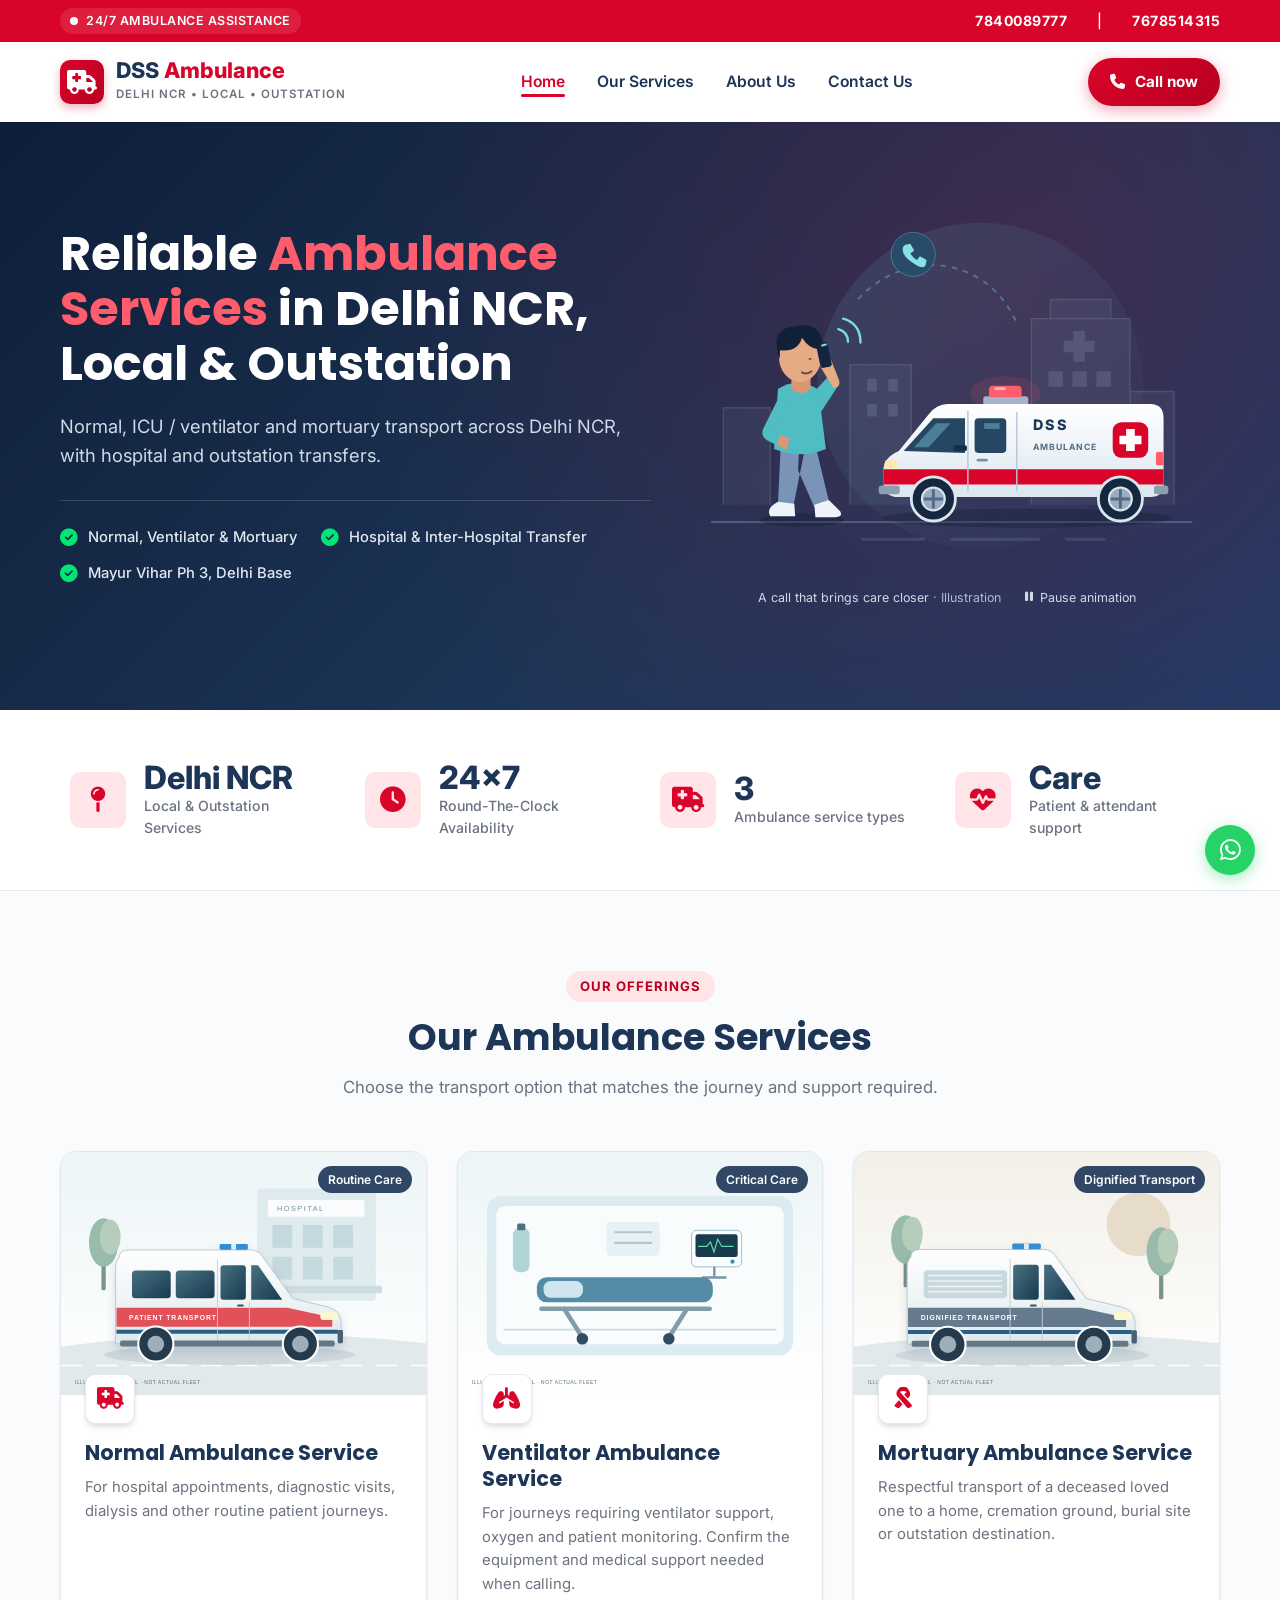
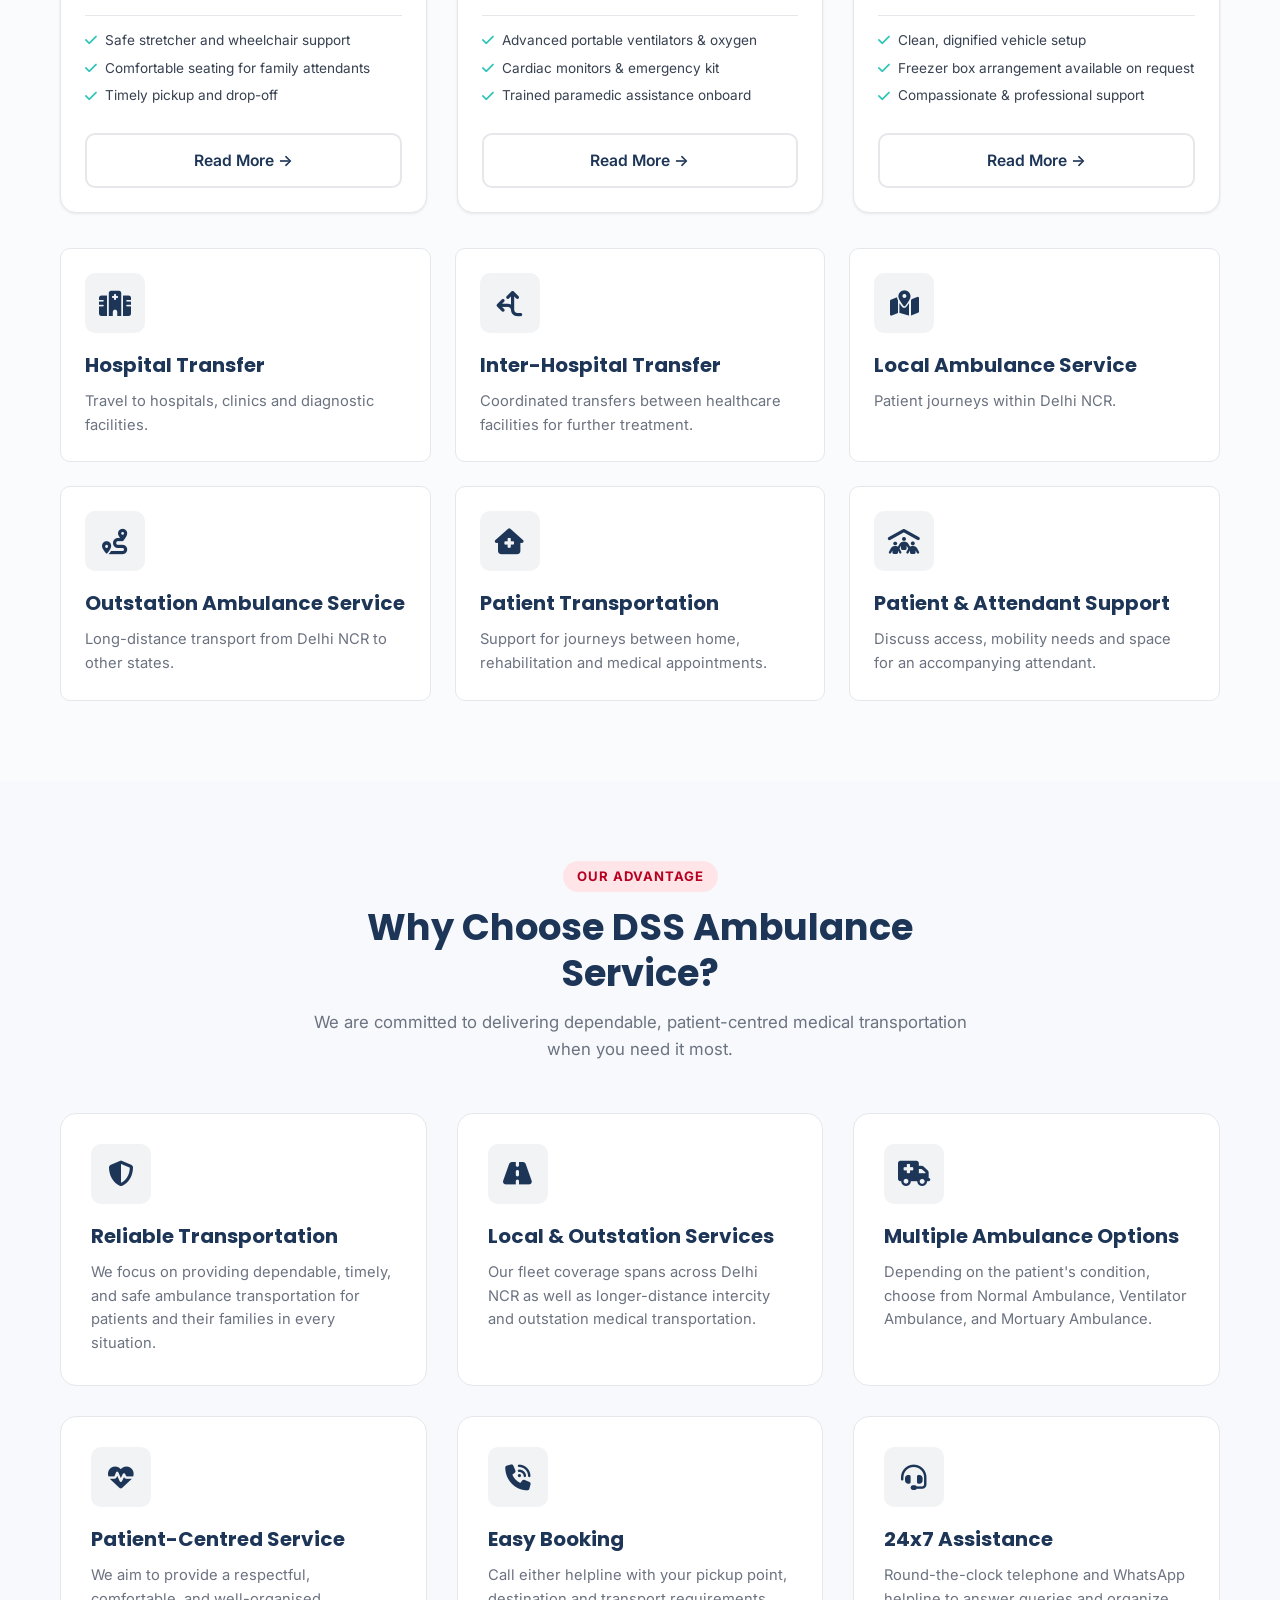
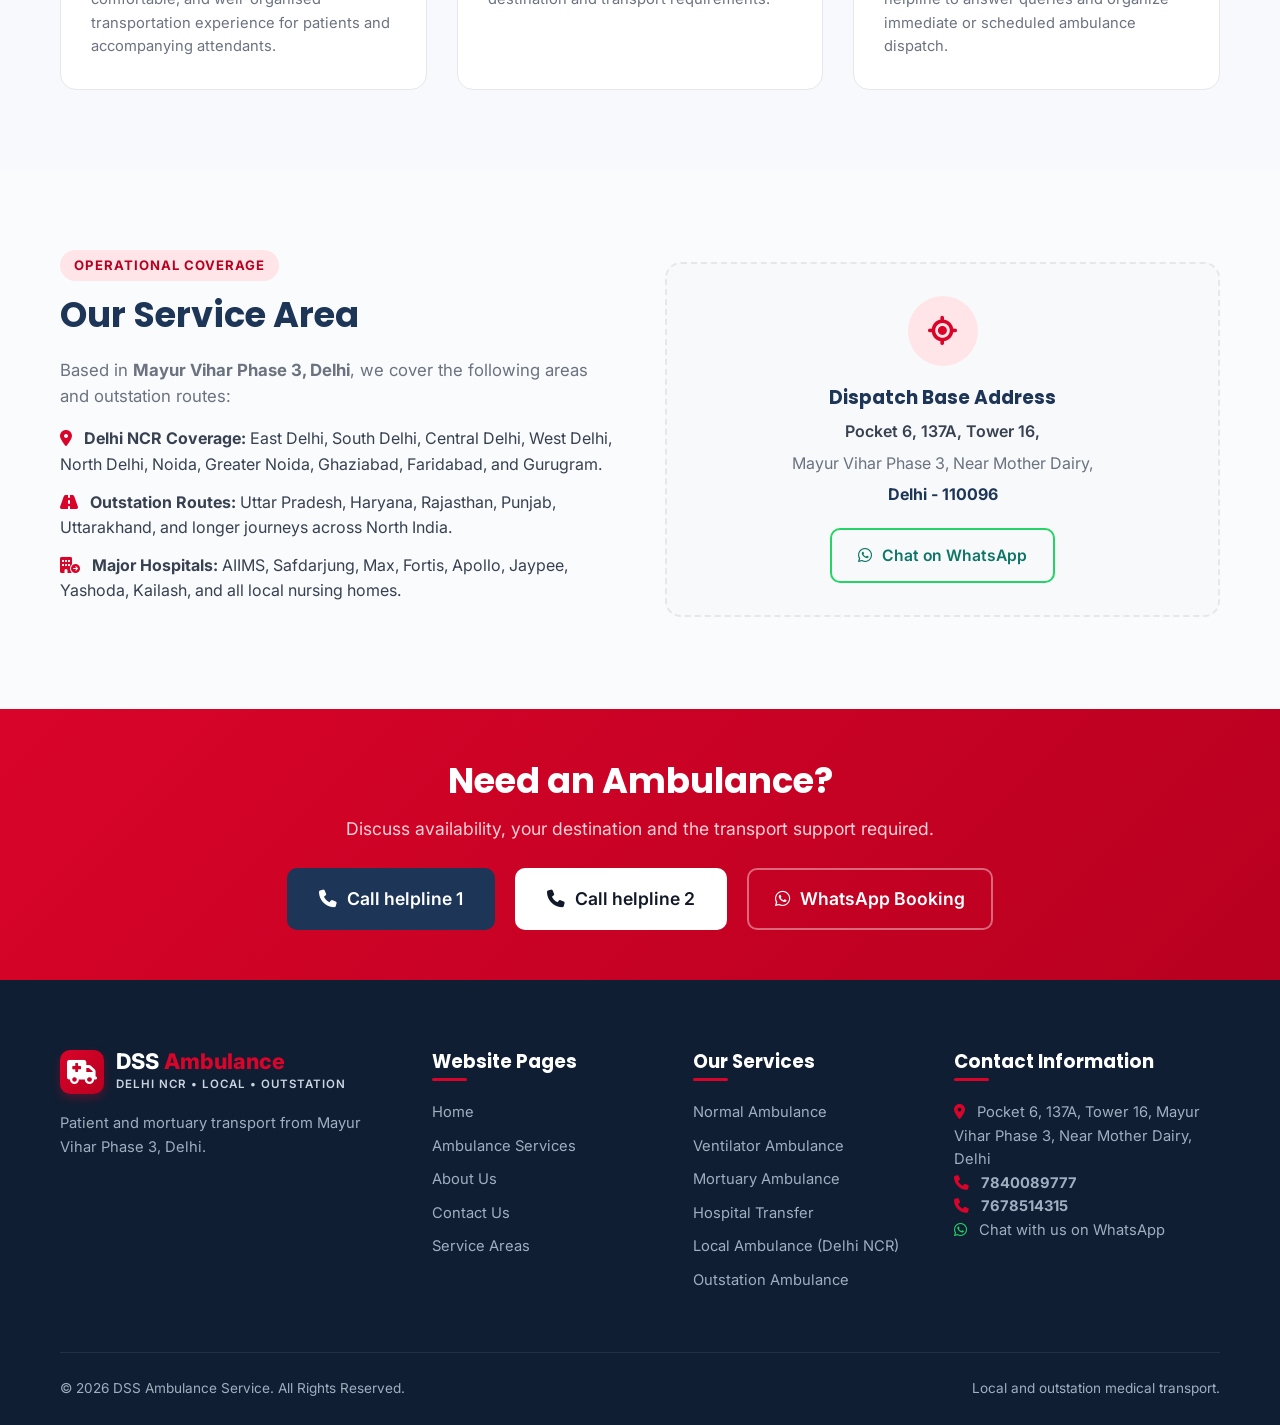
<file: index.html>
<!DOCTYPE html>
<html lang="en-IN">
<head>
  <meta charset="UTF-8">
  <meta name="viewport" content="width=device-width, initial-scale=1.0">
  <title>Ambulance Service in Delhi NCR | DSS Ambulance</title>
  <meta name="description" content="Normal, ICU / ventilator and mortuary ambulance services from Mayur Vihar Phase 3, Delhi. Enquire about local, hospital and outstation transfers.">

  <meta name="robots" content="index, follow, max-image-preview:large, max-snippet:-1, max-video-preview:-1">
  <meta name="googlebot" content="index, follow">
  <link rel="canonical" href="https://dssambulanceservice.in/">
  <link rel="icon" type="image/svg+xml" href="favicon.svg">
  <meta name="theme-color" content="#e63946">

  <!-- Local SEO Geo Meta Tags -->
  <meta name="geo.region" content="IN-DL">
  <meta name="geo.placename" content="Mayur Vihar Phase 3, Delhi">
  <meta name="geo.position" content="28.6083;77.3343">
  <meta name="ICBM" content="28.6083, 77.3343">

  <!-- Open Graph / Facebook / WhatsApp Preview -->
  <meta property="og:type" content="website">
  <meta property="og:site_name" content="DSS Ambulance Service">
  <meta property="og:title" content="Ambulance Service in Delhi NCR | DSS Ambulance">
  <meta property="og:description" content="Normal, ICU / ventilator and mortuary ambulance services from Mayur Vihar Phase 3, Delhi. Enquire about local, hospital and outstation transfers.">
  <meta property="og:url" content="https://dssambulanceservice.in/">
  <meta property="og:image" content="https://dssambulanceservice.in/assets/images/indian-ambulance.webp">
  <meta property="og:locale" content="en_IN">

  <!-- Twitter Card -->
  <meta name="twitter:card" content="summary_large_image">
  <meta name="twitter:title" content="Ambulance Service in Delhi NCR | DSS Ambulance">
  <meta name="twitter:description" content="Normal, ICU / ventilator and mortuary ambulance services from Mayur Vihar Phase 3, Delhi. Enquire about local, hospital and outstation transfers.">
  <meta name="twitter:image" content="https://dssambulanceservice.in/assets/images/indian-ambulance.webp">

  <!-- Google Fonts &amp; FontAwesome -->
  <link rel="preconnect" href="https://fonts.googleapis.com">
  <link rel="preconnect" href="https://fonts.gstatic.com" crossorigin>
  <link href="https://fonts.googleapis.com/css2?family=Inter:wght@400;500;600;700&amp;family=Poppins:wght@600;700;800&amp;display=swap" rel="stylesheet">
  <link rel="stylesheet" href="https://cdnjs.cloudflare.com/ajax/libs/font-awesome/6.4.0/css/all.min.css">

  <!-- Custom Stylesheet -->
  <link rel="stylesheet" href="style.css">

  <!-- Schema.org JSON-LD Structured Data for Local &amp; Emergency Business -->
  <script type="application/ld+json">
  {
    "@context": "https://schema.org",
    "@graph": [
      {
        "@type": [
          "EmergencyService",
          "MedicalBusiness",
          "LocalBusiness"
        ],
        "@id": "https://dssambulanceservice.in/#business",
        "name": "DSS Ambulance Service",
        "alternateName": "DSS Ambulance Services Delhi NCR",
        "url": "https://dssambulanceservice.in/",
        "logo": "https://dssambulanceservice.in/favicon.svg",
        "image": "https://dssambulanceservice.in/assets/images/indian-ambulance.webp",
        "description": "DSS Ambulance Service provides dependable 24/7 Normal, Ventilator/ICU, and Mortuary Ambulance Services across Delhi NCR and outstation destinations.",
        "telephone": "+91-7840089777",
        "priceRange": "INR",
        "currenciesAccepted": "INR",
        "paymentAccepted": "Cash, UPI, Net Banking, Credit Card",
        "address": {
          "@type": "PostalAddress",
          "streetAddress": "Pocket 6, 137A, Tower 16, Mayur Vihar Phase 3, Near Mother Dairy",
          "addressLocality": "Delhi",
          "addressRegion": "Delhi",
          "postalCode": "110096",
          "addressCountry": "IN"
        },
        "geo": {
          "@type": "GeoCoordinates",
          "latitude": 28.6083,
          "longitude": 77.3343
        },
        "openingHoursSpecification": {
          "@type": "OpeningHoursSpecification",
          "dayOfWeek": [
            "Monday",
            "Tuesday",
            "Wednesday",
            "Thursday",
            "Friday",
            "Saturday",
            "Sunday"
          ],
          "opens": "00:00",
          "closes": "23:59"
        },
        "areaServed": [
          {
            "@type": "City",
            "name": "Delhi"
          },
          {
            "@type": "City",
            "name": "Noida"
          },
          {
            "@type": "City",
            "name": "Greater Noida"
          },
          {
            "@type": "City",
            "name": "Ghaziabad"
          },
          {
            "@type": "City",
            "name": "Faridabad"
          },
          {
            "@type": "City",
            "name": "Gurugram"
          },
          {
            "@type": "State",
            "name": "Delhi NCR"
          },
          {
            "@type": "State",
            "name": "Uttar Pradesh"
          },
          {
            "@type": "State",
            "name": "Haryana"
          },
          {
            "@type": "State",
            "name": "Rajasthan"
          },
          {
            "@type": "State",
            "name": "Punjab"
          },
          {
            "@type": "State",
            "name": "Uttarakhand"
          },
          {
            "@type": "Country",
            "name": "India"
          }
        ],
        "contactPoint": [
          {
            "@type": "ContactPoint",
            "telephone": "+91-7840089777",
            "contactType": "ambulance enquiries",
            "availableLanguage": [
              "English",
              "Hindi"
            ]
          },
          {
            "@type": "ContactPoint",
            "telephone": "+91-7678514315",
            "contactType": "ambulance enquiries",
            "availableLanguage": [
              "English",
              "Hindi"
            ]
          }
        ],
        "hasOfferCatalog": {
          "@type": "OfferCatalog",
          "name": "Ambulance Transportation Services",
          "itemListElement": [
            {
              "@type": "Offer",
              "itemOffered": {
                "@type": "Service",
                "name": "Normal Ambulance Service",
                "description": "Routine medical transportation for elderly individuals, clinic visits, hospital admissions and discharges."
              }
            },
            {
              "@type": "Offer",
              "itemOffered": {
                "@type": "Service",
                "name": "Ventilator Ambulance Service",
                "description": "Critical care ambulance equipped with ICU ventilator, cardiac monitor, infusion pump, and trained paramedic."
              }
            },
            {
              "@type": "Offer",
              "itemOffered": {
                "@type": "Service",
                "name": "Mortuary Ambulance Service with Freezer Box",
                "description": "Dignified deceased body transfer with freezer box arrangement for local Delhi NCR and long-distance outstation travel."
              }
            },
            {
              "@type": "Offer",
              "itemOffered": {
                "@type": "Service",
                "name": "Hospital Transfer & Inter-Hospital Transit",
                "description": "Coordinated transfer between hospitals, diagnostic clinics, and advanced trauma centers across Delhi NCR."
              }
            },
            {
              "@type": "Offer",
              "itemOffered": {
                "@type": "Service",
                "name": "Outstation Ambulance Service",
                "description": "Long-distance patient transport connecting Delhi NCR to Uttar Pradesh, Haryana, Punjab, Rajasthan, Uttarakhand, and Bihar."
              }
            }
          ]
        }
      }
    ]
  }
  </script>
</head>
<body>
  <a class="skip-link" href="#main-content">Skip to main content</a>

  <!-- Top Emergency Strip -->
  <aside class="emergency-topbar" aria-label="Emergency Contact Bar">
    <div class="container">
      <div class="topbar-badge">
        <span class="pulse-dot"></span>
        <span>24/7 ambulance assistance</span>
      </div>
      <div class="topbar-info">

        <a href="tel:+917840089777" class="topbar-phone" style="margin-right:10px;" aria-label="Call 7840089777">7840089777</a>
        <span>|</span>
        <a href="tel:+917678514315" class="topbar-phone" style="margin-left:10px;" aria-label="Call 7678514315">7678514315</a>
      </div>
    </div>
  </aside>

  <!-- Navigation Header -->
  <header class="header">
    <div class="container">
      <nav class="navbar" aria-label="Main navigation">
        <a href="index.html" class="logo">
          <div class="logo-icon">
            <i class="fa-solid fa-truck-medical" aria-hidden="true"></i>
          </div>
          <div class="logo-text">
            <span class="logo-title">DSS <span>Ambulance</span></span>
            <span class="logo-tagline">Delhi NCR • Local • Outstation</span>
          </div>
        </a>

        <ul class="nav-links" id="navLinks">
          <li><a href="index.html" class="nav-link active" aria-current="page">Home</a></li>
          <li><a href="services.html" class="nav-link">Our Services</a></li>
          <li><a href="about.html" class="nav-link">About Us</a></li>
          <li><a href="contact.html" class="nav-link">Contact Us</a></li>
        </ul>

        <div class="nav-cta">
          <a href="tel:+917840089777" class="btn-emergency" aria-label="Call DSS Ambulance on 7840089777">
            <i class="fa-solid fa-phone" aria-hidden="true"></i>
            <span>Call now</span>
          </a>
          <button class="mobile-toggle" id="mobileToggle" aria-label="Open navigation menu" aria-controls="navLinks" aria-expanded="false">
            <i class="fa-solid fa-bars" aria-hidden="true"></i>
          </button>
        </div>
      </nav>
    </div>
  </header>

  <main id="main-content" tabindex="-1">

  <!-- Hero Section -->
  <section class="hero hero--intro" aria-labelledby="section-heading-1">
    <div class="container">
      <div class="hero-grid">
        <div class="hero-content">

          <h1 class="hero-title" id="section-heading-1">
            Reliable <span>Ambulance Services</span> in Delhi NCR, Local &amp; Outstation
          </h1>
          <p class="hero-desc">Normal, ICU / ventilator and mortuary transport across Delhi NCR, with hospital and outstation transfers.</p>

          <div class="hero-highlights">
            <div class="highlight-item">
              <i class="fa-solid fa-circle-check" aria-hidden="true"></i> Normal, Ventilator &amp; Mortuary
            </div>
            <div class="highlight-item">
              <i class="fa-solid fa-circle-check" aria-hidden="true"></i> Hospital &amp; Inter-Hospital Transfer
            </div>
            <div class="highlight-item">
              <i class="fa-solid fa-circle-check" aria-hidden="true"></i> Mayur Vihar Ph 3, Delhi Base
            </div>
          </div>
        </div>

        <figure class="hero-scene" id="heroScene">
          <svg viewBox="0 0 560 400" role="img" aria-labelledby="hero-scene-title" aria-describedby="hero-scene-description" xmlns="http://www.w3.org/2000/svg">
            <title id="hero-scene-title">A call that brings care closer</title>
            <desc id="hero-scene-description">An illustrated person makes a phone call as an ambulance arrives beside them. This is an illustration, not live dispatch tracking.</desc>
            <defs>
              <linearGradient id="scene-halo" x1="0" y1="0" x2="1" y2="1">
                <stop stop-color="#70d9e7" stop-opacity=".12"/>
                <stop offset="1" stop-color="#70d9e7" stop-opacity="0"/>
              </linearGradient>
              <linearGradient id="ambulance-body" x1="0" y1="0" x2="0" y2="1">
                <stop stop-color="#fff"/>
                <stop offset="1" stop-color="#dbe6ef"/>
              </linearGradient>
            </defs>

            <!-- Quiet city backdrop; the caller and vehicle remain the focal points. -->
            <circle cx="310" cy="202" r="170" fill="url(#scene-halo)"/>
            <g fill="#bdd3e9" fill-opacity=".06" stroke="#bdd3e9" stroke-opacity=".15" stroke-width="1.5">
              <path d="M42 326V225h49v101M174 326V180h64v146M363 326V132h103v194M466 326V208h46v118"/>
              <path d="M383 132v-20h63v20"/>
            </g>
            <g fill="#bdd3e9" opacity=".15">
              <path d="M192 195h10v13h-10zm22 0h10v13h-10zm-22 26h10v13h-10zm22 0h10v13h-10zM381 187h15v16h-15zm25 0h15v16h-15zm25 0h15v16h-15z"/>
              <path d="M407 145h12v10h10v12h-10v10h-12v-10h-10v-12h10z"/>
            </g>
            <path d="M30 344h500" stroke="#91aac8" stroke-opacity=".35" stroke-width="2" stroke-linecap="round"/>
            <path d="M187 362h64m29 0h91m29 0h39" stroke="#91aac8" stroke-opacity=".18" stroke-width="3" stroke-linecap="round"/>
            <ellipse cx="124" cy="342" rx="44" ry="7" fill="#08182c" opacity=".3"/>

            <!-- Caller: phone held to the ear, with a subtle outgoing signal. -->
            <g transform="translate(0 10)">
              <path d="m102 252-3 63 16 3 12-60m-6 0 17-4 14 58-15 7-17-39" fill="#7994b6"/>
              <path d="m99 313 17 2 1 13H91q-5-8 8-15m38 3 15-5 12 12q3 6-5 6h-21z" fill="#edf3f8"/>
              <path d="M99 195q22-13 42 1l8 62q-26 11-54 0z" fill="#50bdc4"/>
              <path d="m101 202-17 34q-4 8 4 13l14 7 6-11-12-6 15-25" fill="#50bdc4"/>
              <path d="m101 243 10 4-3 12-10-5" fill="#d99873"/>
              <path d="m137 198 14-15 12 7-19 29" fill="#50bdc4"/>
              <path d="m151 185-9-15q-3-8 3-11 6-3 9 5l9 23q1 7-6 7" fill="#e5ab85"/>
              <path d="M113 180v16q10 8 20-1v-17" fill="#d99873"/>
              <ellipse cx="122" cy="162" rx="22" ry="26" fill="#e5ab85"/>
              <path d="M101 164q-12-32 16-34 28-6 29 23-12 4-22-11-4 15-23 13z" fill="#102039"/>
              <path d="M132 164h1m-9 14q5 3 10-1" stroke="#714936" stroke-width="2" stroke-linecap="round" fill="none"/>
              <rect x="141" y="147" width="12" height="26" rx="3" fill="#12243e" transform="rotate(-12 147 160)"/>
              <path d="m145 150 4-1" stroke="#8cd9e1" stroke-width="2" stroke-linecap="round"/>
            </g>
            <g class="scene-call-signal" fill="none" stroke="#7edbe3" stroke-width="2.5" stroke-linecap="round">
              <path d="M162 143q10 3 10 13M167 132q18 5 18 25"/>
            </g>
            <path d="M183 111c54-56 136-42 165 26" fill="none" stroke="#79cbd9" stroke-opacity=".4" stroke-width="2" stroke-dasharray="4 8" stroke-linecap="round"/>
            <g transform="translate(240 65)">
              <circle r="23" fill="#284b69" stroke="#7edbe3" stroke-opacity=".35"/>
              <path d="m-8-10 5-1 4 7-4 3q3 5 7 7l3-4 7 4-1 5q-2 5-10 0Q-11 3-11-5q0-4 3-5" fill="#88e1e4"/>
            </g>

            <!-- Left-facing ambulance settles beside the caller, never over them. -->
            <g class="scene-ambulance">
              <ellipse cx="359" cy="340" rx="151" ry="10" fill="#08182c" opacity=".3"/>
              <g class="scene-beacon-glow">
                <ellipse cx="336" cy="210" rx="37" ry="18" fill="#ff5c6c" opacity=".12"/>
              </g>
              <rect x="313" y="213" width="47" height="10" rx="3" fill="#a4b5c9"/>
              <path d="M319 214v-8q0-4 4-4h26q4 0 4 4v8" fill="#ff5c6c"/>
              <path d="M326 205h9" stroke="#ffb7c0" stroke-width="3" stroke-linecap="round"/>
              <path d="m225 270 31-38q8-11 20-11h211q14 0 14 15v69q0 13-14 13H225q-16 0-16-15v-13q0-13 16-20Z" fill="url(#ambulance-body)"/>
              <path d="m230 270 31-34h33v36z" fill="#254763"/>
              <path d="m264 241-23 25h15l23-25" fill="#73b8ce" opacity=".5"/>
              <rect x="304" y="236" width="33" height="36" rx="4" fill="#254763"/>
              <path d="M314 241h16v6h-16z" fill="#73b8ce" opacity=".5"/>
              <path d="M209 289h292v16H209z" fill="#d90429"/>
              <path d="M297 228v84m51-83v83" stroke="#b7c7d8" stroke-width="1.5"/>
              <rect x="306" y="278" width="12" height="3" rx="1.5" fill="#7990a8"/>
              <rect x="204" y="306" width="22" height="9" rx="3" fill="#8c9eaf"/>
              <rect x="491" y="306" width="15" height="9" rx="3" fill="#8c9eaf"/>
              <path d="M211 280h12v8h-14z" fill="#ffe8a8"/>
              <rect x="493" y="271" width="8" height="14" rx="2" fill="#ff5c6c"/>
              <rect x="282" y="264" width="14" height="6" rx="2" fill="#142d48"/>
              <text x="365" y="248" fill="#1d3557" font-family="Inter, sans-serif" font-weight="800" font-size="15" letter-spacing="2">DSS</text>
              <text x="365" y="269" fill="#526b84" font-family="Inter, sans-serif" font-weight="700" font-size="9" letter-spacing="1">AMBULANCE</text>
              <rect x="448" y="240" width="37" height="37" rx="9" fill="#d90429"/>
              <path d="M462 247h9v7h7v9h-7v7h-9v-7h-7v-9h7z" fill="#fff"/>
              <g fill="#152840" stroke="#dbe6ef" stroke-width="3">
                <circle cx="261" cy="320" r="23"/>
                <circle cx="456" cy="320" r="23"/>
              </g>
              <g fill="#9aadc2" stroke="#dce7ef" stroke-width="2">
                <circle cx="261" cy="320" r="12"/>
                <circle cx="456" cy="320" r="12"/>
              </g>
              <g class="scene-wheel" fill="none" stroke="#526b84" stroke-width="3">
                <path d="M261 310v20m-10-10h20"/>
              </g>
              <g class="scene-wheel" fill="none" stroke="#526b84" stroke-width="3">
                <path d="M456 310v20m-10-10h20"/>
              </g>
            </g>
          </svg>
          <figcaption class="hero-scene-caption">
            <span>A call that brings care closer <span class="scene-illustration-label">· Illustration</span></span>
            <button type="button" class="hero-animation-toggle" id="heroAnimationToggle" aria-controls="heroScene" hidden>
              <i class="fa-solid fa-pause" aria-hidden="true"></i>
              <span>Pause animation</span>
            </button>
          </figcaption>
        </figure>
      </div>
    </div>
  </section>

  <!-- Key Highlights Strip -->
  <section class="stats-section" aria-label="Service overview">
    <div class="container">
      <div class="stats-grid">
        <div class="stat-card">
          <div class="stat-icon"><i class="fa-solid fa-map-pin" aria-hidden="true"></i></div>
          <div>
            <div class="stat-number">Delhi NCR</div>
            <div class="stat-label">Local &amp; Outstation Services</div>
          </div>
        </div>
        <div class="stat-card">
          <div class="stat-icon"><i class="fa-solid fa-clock" aria-hidden="true"></i></div>
          <div>
            <div class="stat-number">24x7</div>
            <div class="stat-label">Round-The-Clock Availability</div>
          </div>
        </div>
        <div class="stat-card">
          <div class="stat-icon"><i class="fa-solid fa-truck-medical" aria-hidden="true"></i></div>
          <div>
            <div class="stat-number">3</div>
            <div class="stat-label">Ambulance service types</div>
          </div>
        </div>
        <div class="stat-card">
          <div class="stat-icon"><i class="fa-solid fa-heart-pulse" aria-hidden="true"></i></div>
          <div>
            <div class="stat-number">Care</div>
            <div class="stat-label">Patient &amp; attendant support</div>
          </div>
        </div>
      </div>
    </div>
  </section>

  <!-- Our Ambulance Services -->
  <section class="section" aria-labelledby="section-heading-3">
    <div class="container">
      <div class="section-title-wrap">
        <span class="badge-sub">Our Offerings</span>
        <h2 class="section-title" id="section-heading-3">Our Ambulance Services</h2>
        <p class="section-subtitle">Choose the transport option that matches the journey and support required.</p>
      </div>

      <div class="services-grid">
        <!-- Service 1: Normal Ambulance -->
        <article class="service-card">
          <div class="service-img-wrap">
            <img src="assets/images/normal-card.svg" alt="Illustration of an Indian ambulance outside a hospital, not actual fleet">
            <span class="service-badge">Routine Care</span>
          </div>
          <div class="service-body">
            <div class="service-icon-float">
              <i class="fa-solid fa-truck-medical" aria-hidden="true"></i>
            </div>
            <h3>Normal Ambulance Service</h3>
            <p>For hospital appointments, diagnostic visits, dialysis and other routine patient journeys.</p>
            <ul class="service-features">
              <li><i class="fa-solid fa-check" aria-hidden="true"></i> Safe stretcher and wheelchair support</li>
              <li><i class="fa-solid fa-check" aria-hidden="true"></i> Comfortable seating for family attendants</li>
              <li><i class="fa-solid fa-check" aria-hidden="true"></i> Timely pickup and drop-off</li>
            </ul>
            <a href="services.html#normal" class="btn btn-outline btn-block">Read More &rarr;</a>
          </div>
        </article>

        <!-- Service 2: Ventilator Ambulance -->
        <article class="service-card">
          <div class="service-img-wrap">
            <img src="assets/images/critical-card.svg" alt="Illustration of stretcher and critical-care equipment, not actual equipment">
            <span class="service-badge">Critical Care</span>
          </div>
          <div class="service-body">
            <div class="service-icon-float">
              <i class="fa-solid fa-lungs" aria-hidden="true"></i>
            </div>
            <h3>Ventilator Ambulance Service</h3>
            <p>For journeys requiring ventilator support, oxygen and patient monitoring. Confirm the equipment and medical support needed when calling.</p>
            <ul class="service-features">
              <li><i class="fa-solid fa-check" aria-hidden="true"></i> Advanced portable ventilators &amp; oxygen</li>
              <li><i class="fa-solid fa-check" aria-hidden="true"></i> Cardiac monitors &amp; emergency kit</li>
              <li><i class="fa-solid fa-check" aria-hidden="true"></i> Trained paramedic assistance onboard</li>
            </ul>
            <a href="services.html#ventilator" class="btn btn-outline btn-block">Read More &rarr;</a>
          </div>
        </article>

        <!-- Service 3: Mortuary Ambulance -->
        <article class="service-card">
          <div class="service-img-wrap">
            <img src="assets/images/mortuary-card.svg" alt="Illustration of an Indian mortuary transport van, not actual fleet">
            <span class="service-badge">Dignified Transport</span>
          </div>
          <div class="service-body">
            <div class="service-icon-float">
              <i class="fa-solid fa-ribbon" aria-hidden="true"></i>
            </div>
            <h3>Mortuary Ambulance Service</h3>
            <p>Respectful transport of a deceased loved one to a home, cremation ground, burial site or outstation destination.</p>
            <ul class="service-features">
              <li><i class="fa-solid fa-check" aria-hidden="true"></i> Clean, dignified vehicle setup</li>
              <li><i class="fa-solid fa-check" aria-hidden="true"></i> Freezer box arrangement available on request</li>
              <li><i class="fa-solid fa-check" aria-hidden="true"></i> Compassionate &amp; professional support</li>
            </ul>
            <a href="services.html#mortuary" class="btn btn-outline btn-block">Read More &rarr;</a>
          </div>
        </article>
      </div>

      <!-- Extended Services Row -->
      <div style="display:grid; grid-template-columns: repeat(auto-fit, minmax(280px, 1fr)); gap:24px; margin-top:35px;">
        <div class="feature-box" style="background:#fff; border:1px solid var(--gray-border); padding:24px; border-radius:var(--radius-md);">
          <div class="feature-icon"><i class="fa-solid fa-hospital" aria-hidden="true"></i></div>
          <h3 class="feature-heading">Hospital Transfer</h3>
          <p>Travel to hospitals, clinics and diagnostic facilities.</p>
        </div>

        <div class="feature-box" style="background:#fff; border:1px solid var(--gray-border); padding:24px; border-radius:var(--radius-md);">
          <div class="feature-icon"><i class="fa-solid fa-arrows-split-up-and-left" aria-hidden="true"></i></div>
          <h3 class="feature-heading">Inter-Hospital Transfer</h3>
          <p>Coordinated transfers between healthcare facilities for further treatment.</p>
        </div>

        <div class="feature-box" style="background:#fff; border:1px solid var(--gray-border); padding:24px; border-radius:var(--radius-md);">
          <div class="feature-icon"><i class="fa-solid fa-map-location-dot" aria-hidden="true"></i></div>
          <h3 class="feature-heading">Local Ambulance Service</h3>
          <p>Patient journeys within Delhi NCR.</p>
        </div>

        <div class="feature-box" style="background:#fff; border:1px solid var(--gray-border); padding:24px; border-radius:var(--radius-md);">
          <div class="feature-icon"><i class="fa-solid fa-route" aria-hidden="true"></i></div>
          <h3 class="feature-heading">Outstation Ambulance Service</h3>
          <p>Long-distance transport from Delhi NCR to other states.</p>
        </div>

        <div class="feature-box" style="background:#fff; border:1px solid var(--gray-border); padding:24px; border-radius:var(--radius-md);">
          <div class="feature-icon"><i class="fa-solid fa-house-medical" aria-hidden="true"></i></div>
          <h3 class="feature-heading">Patient Transportation</h3>
          <p>Support for journeys between home, rehabilitation and medical appointments.</p>
        </div>

        <div class="feature-box" style="background:#fff; border:1px solid var(--gray-border); padding:24px; border-radius:var(--radius-md);">
          <div class="feature-icon"><i class="fa-solid fa-people-roof" aria-hidden="true"></i></div>
          <h3 class="feature-heading">Patient &amp; Attendant Support</h3>
          <p>Discuss access, mobility needs and space for an accompanying attendant.</p>
        </div>
      </div>
    </div>
  </section>

  <!-- Why Choose Us -->
  <section class="section section-bg-light" aria-labelledby="section-heading-4">
    <div class="container">
      <div class="section-title-wrap">
        <span class="badge-sub">Our Advantage</span>
        <h2 class="section-title" id="section-heading-4">Why Choose DSS Ambulance Service?</h2>
        <p class="section-subtitle">We are committed to delivering dependable, patient-centred medical transportation when you need it most.</p>
      </div>

      <div class="features-grid">
        <div class="feature-box">
          <div class="feature-icon"><i class="fa-solid fa-shield-halved" aria-hidden="true"></i></div>
          <h3 class="feature-heading">Reliable Transportation</h3>
          <p>We focus on providing dependable, timely, and safe ambulance transportation for patients and their families in every situation.</p>
        </div>

        <div class="feature-box">
          <div class="feature-icon"><i class="fa-solid fa-road" aria-hidden="true"></i></div>
          <h3 class="feature-heading">Local &amp; Outstation Services</h3>
          <p>Our fleet coverage spans across Delhi NCR as well as longer-distance intercity and outstation medical transportation.</p>
        </div>

        <div class="feature-box">
          <div class="feature-icon"><i class="fa-solid fa-truck-medical" aria-hidden="true"></i></div>
          <h3 class="feature-heading">Multiple Ambulance Options</h3>
          <p>Depending on the patient's condition, choose from Normal Ambulance, Ventilator Ambulance, and Mortuary Ambulance.</p>
        </div>

        <div class="feature-box">
          <div class="feature-icon"><i class="fa-solid fa-heart-pulse" aria-hidden="true"></i></div>
          <h3 class="feature-heading">Patient-Centred Service</h3>
          <p>We aim to provide a respectful, comfortable, and well-organised transportation experience for patients and accompanying attendants.</p>
        </div>

        <div class="feature-box">
          <div class="feature-icon"><i class="fa-solid fa-phone-volume" aria-hidden="true"></i></div>
          <h3 class="feature-heading">Easy Booking</h3>
          <p>Call either helpline with your pickup point, destination and transport requirements.</p>
        </div>

        <div class="feature-box">
          <div class="feature-icon"><i class="fa-solid fa-headset" aria-hidden="true"></i></div>
          <h3 class="feature-heading">24x7 Assistance</h3>
          <p>Round-the-clock telephone and WhatsApp helpline to answer queries and organize immediate or scheduled ambulance dispatch.</p>
        </div>
      </div>
    </div>
  </section>

  <!-- Service Area Section -->
  <section class="section" aria-labelledby="section-heading-5">
    <div class="container">
      <div class="about-grid" style="align-items:center;">
        <div>
          <span class="badge-sub">Operational Coverage</span>
          <h2 style="font-size: 2.2rem; margin-bottom: 20px;" id="section-heading-5">Our Service Area</h2>
          <p style="color:var(--gray); margin-bottom: 16px; font-size:1.05rem;">Based in <strong>Mayur Vihar Phase 3, Delhi</strong>, we cover the following areas and outstation routes:</p>
          <ul style="display:flex; flex-direction:column; gap:12px; margin-bottom:25px; color:var(--gray-dark);">
            <li><i class="fa-solid fa-location-dot text-primary" style="margin-right:8px;" aria-hidden="true"></i> <strong>Delhi NCR Coverage:</strong> East Delhi, South Delhi, Central Delhi, West Delhi, North Delhi, Noida, Greater Noida, Ghaziabad, Faridabad, and Gurugram.</li>
            <li><i class="fa-solid fa-road text-primary" style="margin-right:8px;" aria-hidden="true"></i> <strong>Outstation Routes:</strong> Uttar Pradesh, Haryana, Rajasthan, Punjab, Uttarakhand, and longer journeys across North India.</li>
            <li><i class="fa-solid fa-building-circle-arrow-right text-primary" style="margin-right:8px;" aria-hidden="true"></i> <strong>Major Hospitals:</strong> AIIMS, Safdarjung, Max, Fortis, Apollo, Jaypee, Yashoda, Kailash, and all local nursing homes.</li>
          </ul>

        </div>

        <div class="about-img-group">
          <div style="background:#f8f9fa; border:2px dashed var(--gray-border); padding:32px; border-radius:var(--radius-lg); text-align:center;">
            <div style="width:70px; height:70px; background:var(--primary-subtle); color:var(--primary); border-radius:50%; display:flex; align-items:center; justify-content:center; margin:0 auto 20px; font-size:1.8rem;">
              <i class="fa-solid fa-location-crosshairs" aria-hidden="true"></i>
            </div>
            <h3 style="margin-bottom:10px;">Dispatch Base Address</h3>
            <p style="color:var(--gray-dark); font-weight:600; margin-bottom:6px;">Pocket 6, 137A, Tower 16,</p>
            <p style="color:var(--gray); margin-bottom:6px;">Mayur Vihar Phase 3, Near Mother Dairy,</p>
            <p style="color:var(--secondary); font-weight:700; margin-bottom:20px;">Delhi - 110096</p>
            <a href="https://wa.me/917840089777?text=Hello%20DSS%20Ambulance,%20I%20need%20ambulance%20details" target="_blank" class="btn btn-outline whatsapp-outline" style="border-color:#25d366;" rel="noopener noreferrer">
              <i class="fa-brands fa-whatsapp" aria-hidden="true"></i> Chat on WhatsApp
            </a>
          </div>
        </div>
      </div>
    </div>
  </section>

  <!-- Emergency Callout Banner -->
  <section class="emergency-cta-banner" aria-labelledby="section-heading-6">
    <div class="container">
      <h2 id="section-heading-6">Need an Ambulance?</h2>
      <p>Discuss availability, your destination and the transport support required.</p>
      <div class="cta-actions">
        <a href="tel:7840089777" class="btn btn-secondary" style="font-size:1.1rem; padding:15px 30px;" aria-label="Call helpline 1, 7840089777"><i class="fa-solid fa-phone" aria-hidden="true"></i> Call helpline 1</a>
        <a href="tel:7678514315" class="btn btn-secondary" style="font-size:1.1rem; padding:15px 30px; background:#fff; color:var(--dark);" aria-label="Call helpline 2, 7678514315"><i class="fa-solid fa-phone" aria-hidden="true"></i> Call helpline 2</a>
        <a href="https://wa.me/917840089777?text=Need%20Ambulance%20Assistance%20Now" target="_blank" class="btn btn-outline-white" style="font-size:1.1rem;" rel="noopener noreferrer">
          <i class="fa-brands fa-whatsapp" aria-hidden="true"></i> WhatsApp Booking
        </a>
      </div>
    </div>
  </section>

  </main>

  <!-- Footer -->
  <footer class="footer">
    <div class="container">
      <div class="footer-grid">
        <div class="footer-about">
          <div class="logo" style="margin-bottom:15px;">
            <div class="logo-icon"><i class="fa-solid fa-truck-medical" aria-hidden="true"></i></div>
            <div class="logo-text">
              <span class="logo-title">DSS <span>Ambulance</span></span>
              <span class="logo-tagline" style="color:#cbd5e1;">Delhi NCR • Local • Outstation</span>
            </div>
          </div>
          <p>Patient and mortuary transport from Mayur Vihar Phase 3, Delhi.</p>

        </div>

        <div class="footer-col">
          <h2>Website Pages</h2>
          <ul class="footer-links">
            <li><a href="index.html">Home</a></li>
            <li><a href="services.html">Ambulance Services</a></li>
            <li><a href="about.html">About Us</a></li>
            <li><a href="contact.html">Contact Us</a></li>
            <li><a href="services.html#service-areas">Service Areas</a></li>
          </ul>
        </div>

        <div class="footer-col">
          <h2>Our Services</h2>
          <ul class="footer-links">
            <li><a href="services.html#normal">Normal Ambulance</a></li>
            <li><a href="services.html#ventilator">Ventilator Ambulance</a></li>
            <li><a href="services.html#mortuary">Mortuary Ambulance</a></li>
            <li><a href="services.html#hospital">Hospital Transfer</a></li>
            <li><a href="services.html#local">Local Ambulance (Delhi NCR)</a></li>
            <li><a href="services.html#outstation">Outstation Ambulance</a></li>
          </ul>
        </div>

        <div class="footer-col">
          <h2>Contact Information</h2>
          <address><i class="fa-solid fa-location-dot" style="color:var(--primary); margin-right:8px;" aria-hidden="true"></i> Pocket 6, 137A, Tower 16, Mayur Vihar Phase 3, Near Mother Dairy, Delhi</address>
          <p><i class="fa-solid fa-phone" style="color:var(--primary); margin-right:8px;" aria-hidden="true"></i> <strong><a href="tel:7840089777">7840089777</a></strong></p>
          <p><i class="fa-solid fa-phone" style="color:var(--primary); margin-right:8px;" aria-hidden="true"></i> <strong><a href="tel:7678514315">7678514315</a></strong></p>
          <p><i class="fa-brands fa-whatsapp" style="color:#25d366; margin-right:8px;" aria-hidden="true"></i> <a href="https://wa.me/917840089777" target="_blank" rel="noopener noreferrer">Chat with us on WhatsApp</a></p>
        </div>
      </div>

      <div class="footer-bottom">
        <p>&copy; 2026 DSS Ambulance Service. All Rights Reserved.</p>
        <p>Local and outstation medical transport.</p>
      </div>
    </div>
  </footer>

  <!-- Floating WhatsApp -->
  <nav class="floating-sos" aria-label="WhatsApp contact">
    <a href="https://wa.me/917840089777?text=Hello%20DSS%20Ambulance,%20I%20need%20urgent%20service" target="_blank" class="whatsapp-btn" title="Chat on WhatsApp" rel="noopener noreferrer" aria-label="Chat on WhatsApp">
      <i class="fa-brands fa-whatsapp" aria-hidden="true"></i>
    </a>

  </nav>

  <!-- Booking Modal -->
  <div class="modal-overlay" id="bookingModal">
    <div class="modal-box">
      <button class="modal-close" id="closeModalBtn" aria-label="Close modal">&times;</button>
      <div class="booking-header">
        <h2><i class="fa-solid fa-truck-medical text-primary" aria-hidden="true"></i> Ambulance Booking Assistance</h2>
        <p>Online booking is currently unavailable. Please call either helpline.</p>
      </div>
      <form class="ambulance-booking-form">
        <fieldset disabled aria-label="Online enquiry form, currently unavailable">
        <div class="form-group">
          <label class="form-label">Patient / Contact Person Name *</label>
          <input type="text" class="form-control" placeholder="Enter name" required>
        </div>
        <div class="form-group">
          <label class="form-label">Pickup Location (Delhi NCR) *</label>
          <input type="text" class="form-control" placeholder="House/Tower, Sector, Landmark" required>
        </div>
        <div class="form-group">
          <label class="form-label">Destination (Hospital, Clinic, Home, or Outstation) *</label>
          <input type="text" class="form-control" placeholder="Destination address" required>
        </div>
        <div class="form-group">
          <label class="form-label">Required Ambulance Type *</label>
          <select class="form-control" required>
            <option value="normal" selected>Normal Ambulance (Routine / Appointments)</option>
            <option value="ventilator">Ventilator Ambulance (Critical Care &amp; Paramedic)</option>
            <option value="mortuary">Mortuary Ambulance (Dignified Deceased Transport)</option>
            <option value="hospital-transfer">Hospital / Inter-Hospital Transfer</option>
            <option value="outstation">Outstation Ambulance Service</option>
            <option value="local">Local Delhi NCR Ambulance</option>
          </select>
        </div>
        <div class="form-group">
          <label class="form-label">Contact Phone Number *</label>
          <input type="tel" class="form-control" placeholder="10-digit mobile number" required pattern="[0-9]{10}">
        </div>
        <button type="submit" class="btn btn-primary btn-block">
          <i class="fa-solid fa-circle-check" aria-hidden="true"></i> Submit Booking Enquiry
        </button>
        </fieldset>
      </form>
    </div>
  </div>

  <!-- Script -->
  <script src="main.js"></script>
</body>
</html>
</file>
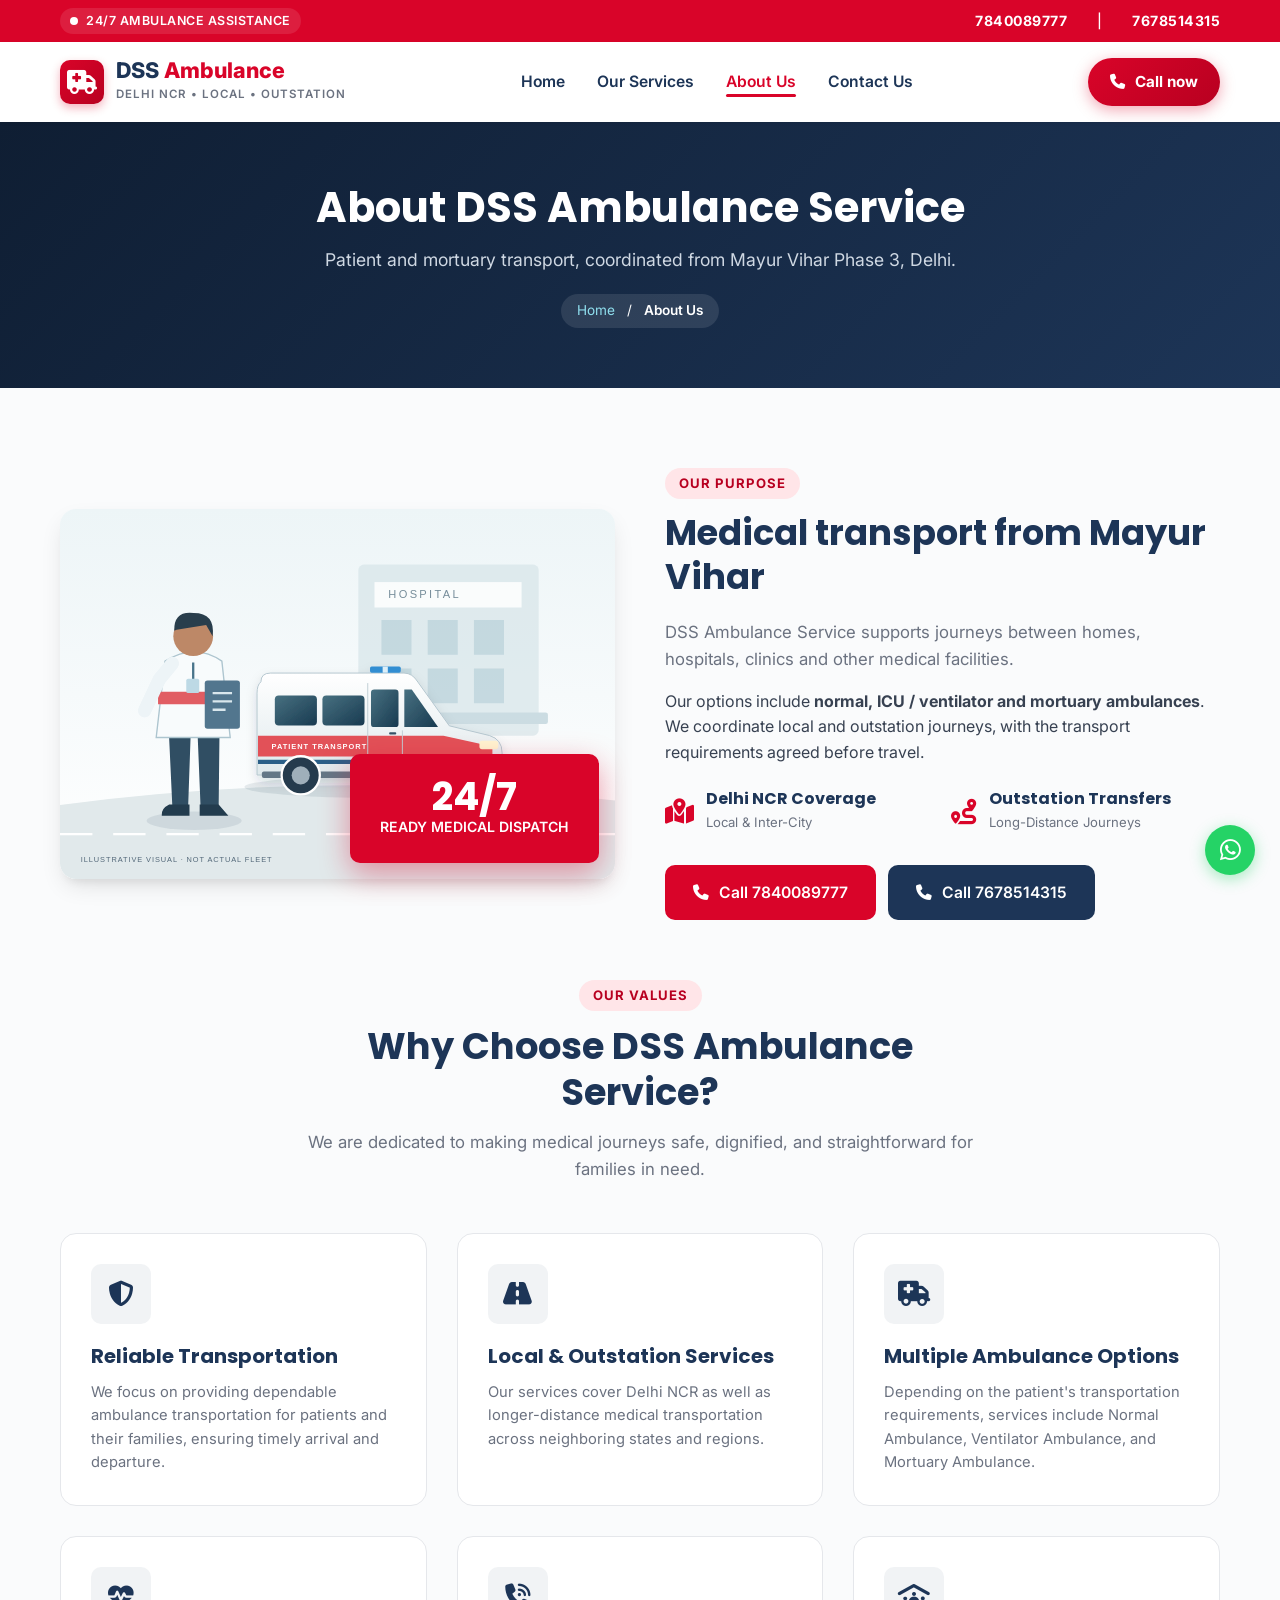
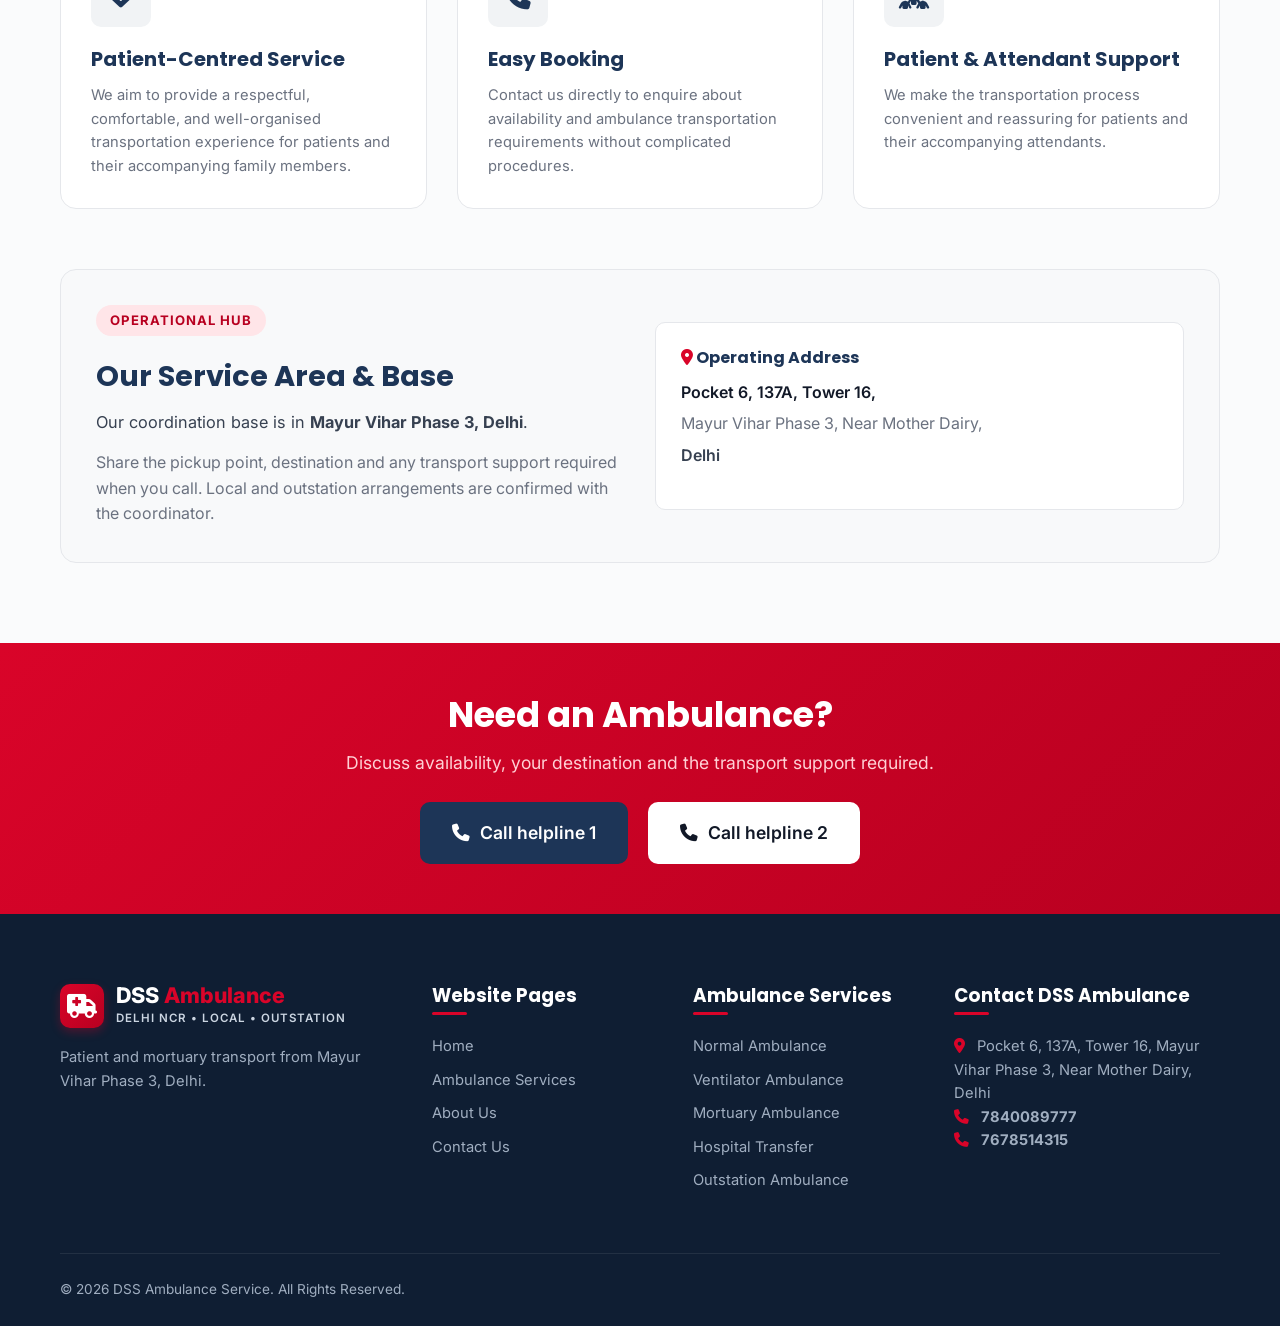
<file: about.html>
<!DOCTYPE html>
<html lang="en-IN">
<head>
  <meta charset="UTF-8">
  <meta name="viewport" content="width=device-width, initial-scale=1.0">
  <title>About DSS Ambulance Service | Mayur Vihar, Delhi</title>
  <meta name="description" content="Learn about DSS Ambulance Service, based in Mayur Vihar Phase 3, Delhi, coordinating local patient transport, ICU / ventilator and mortuary transfers.">

  <meta name="robots" content="index, follow, max-image-preview:large, max-snippet:-1, max-video-preview:-1">
  <meta name="googlebot" content="index, follow">
  <link rel="canonical" href="https://dssambulanceservice.in/about.html">
  <link rel="icon" type="image/svg+xml" href="favicon.svg">
  <meta name="theme-color" content="#e63946">

  <!-- Local SEO Geo Meta Tags -->
  <meta name="geo.region" content="IN-DL">
  <meta name="geo.placename" content="Mayur Vihar Phase 3, Delhi">
  <meta name="geo.position" content="28.6083;77.3343">
  <meta name="ICBM" content="28.6083, 77.3343">

  <!-- Open Graph / Facebook / WhatsApp -->
  <meta property="og:type" content="website">
  <meta property="og:site_name" content="DSS Ambulance Service">
  <meta property="og:title" content="About DSS Ambulance Service | Mayur Vihar, Delhi">
  <meta property="og:description" content="Learn about DSS Ambulance Service, based in Mayur Vihar Phase 3, Delhi, coordinating local patient transport, ICU / ventilator and mortuary transfers.">
  <meta property="og:url" content="https://dssambulanceservice.in/about.html">
  <meta property="og:image" content="https://dssambulanceservice.in/assets/images/indian-ambulance.webp">
  <meta property="og:locale" content="en_IN">

  <!-- Twitter Card -->
  <meta name="twitter:card" content="summary_large_image">
  <meta name="twitter:title" content="About DSS Ambulance Service | Mayur Vihar, Delhi">
  <meta name="twitter:description" content="Learn about DSS Ambulance Service, based in Mayur Vihar Phase 3, Delhi, coordinating local patient transport, ICU / ventilator and mortuary transfers.">
  <meta name="twitter:image" content="https://dssambulanceservice.in/assets/images/indian-ambulance.webp">

  <!-- Fonts &amp; Icons -->
  <link rel="preconnect" href="https://fonts.googleapis.com">
  <link rel="preconnect" href="https://fonts.gstatic.com" crossorigin>
  <link href="https://fonts.googleapis.com/css2?family=Inter:wght@400;500;600;700&amp;family=Poppins:wght@600;700;800&amp;display=swap" rel="stylesheet">
  <link rel="stylesheet" href="https://cdnjs.cloudflare.com/ajax/libs/font-awesome/6.4.0/css/all.min.css">
  <link rel="stylesheet" href="style.css">

  <!-- Structured Data: AboutPage &amp; MedicalBusiness Schema -->
  <script type="application/ld+json">
  {
    "@context": "https://schema.org",
    "@graph": [
      {
        "@type": "AboutPage",
        "@id": "https://dssambulanceservice.in/about.html",
        "url": "https://dssambulanceservice.in/about.html",
        "name": "About DSS Ambulance Service | Mayur Vihar, Delhi",
        "description": "Learn about DSS Ambulance Service, based in Mayur Vihar Phase 3, Delhi, coordinating local patient transport, ICU / ventilator and mortuary transfers.",
        "isPartOf": {
          "@type": "WebSite",
          "name": "DSS Ambulance Service",
          "url": "https://dssambulanceservice.in/"
        }
      },
      {
        "@type": "BreadcrumbList",
        "itemListElement": [
          {
            "@type": "ListItem",
            "position": 1,
            "name": "Home",
            "item": "https://dssambulanceservice.in/"
          },
          {
            "@type": "ListItem",
            "position": 2,
            "name": "About Us",
            "item": "https://dssambulanceservice.in/about.html"
          }
        ]
      },
      {
        "@type": [
          "EmergencyService",
          "MedicalBusiness"
        ],
        "name": "DSS Ambulance Service",
        "url": "https://dssambulanceservice.in/",
        "telephone": "+91-7840089777",
        "address": {
          "@type": "PostalAddress",
          "streetAddress": "Pocket 6, 137A, Tower 16, Mayur Vihar Phase 3, Near Mother Dairy",
          "addressLocality": "Delhi",
          "postalCode": "110096",
          "addressCountry": "IN"
        },
        "@id": "https://dssambulanceservice.in/#business",
        "contactPoint": [
          {
            "@type": "ContactPoint",
            "telephone": "+91-7840089777",
            "contactType": "ambulance enquiries",
            "availableLanguage": [
              "English",
              "Hindi"
            ]
          },
          {
            "@type": "ContactPoint",
            "telephone": "+91-7678514315",
            "contactType": "ambulance enquiries",
            "availableLanguage": [
              "English",
              "Hindi"
            ]
          }
        ]
      }
    ]
  }
  </script>
</head>
<body>
  <a class="skip-link" href="#main-content">Skip to main content</a>

  <!-- Top Emergency Strip -->
  <aside class="emergency-topbar">
    <div class="container">
      <div class="topbar-badge">
        <span class="pulse-dot"></span>
        <span>24/7 ambulance assistance</span>
      </div>
      <div class="topbar-info">

        <a href="tel:+917840089777" class="topbar-phone" style="margin-right:10px;" aria-label="Call 7840089777">7840089777</a>
        <span>|</span>
        <a href="tel:+917678514315" class="topbar-phone" style="margin-left:10px;" aria-label="Call 7678514315">7678514315</a>
      </div>
    </div>
  </aside>

  <!-- Navigation -->
  <header class="header">
    <div class="container">
      <nav class="navbar" aria-label="Main navigation">
        <a href="index.html" class="logo">
          <div class="logo-icon"><i class="fa-solid fa-truck-medical" aria-hidden="true"></i></div>
          <div class="logo-text">
            <span class="logo-title">DSS <span>Ambulance</span></span>
            <span class="logo-tagline">Delhi NCR • Local • Outstation</span>
          </div>
        </a>

        <ul class="nav-links" id="navLinks">
          <li><a href="index.html" class="nav-link">Home</a></li>
          <li><a href="services.html" class="nav-link">Our Services</a></li>
          <li><a href="about.html" class="nav-link active" aria-current="page">About Us</a></li>
          <li><a href="contact.html" class="nav-link">Contact Us</a></li>
        </ul>

        <div class="nav-cta">
          <a href="tel:+917840089777" class="btn-emergency" aria-label="Call DSS Ambulance on 7840089777">
            <i class="fa-solid fa-phone" aria-hidden="true"></i>
            <span>Call now</span>
          </a>
          <button class="mobile-toggle" id="mobileToggle" aria-label="Open navigation menu" aria-controls="navLinks" aria-expanded="false">
            <i class="fa-solid fa-bars" aria-hidden="true"></i>
          </button>
        </div>
      </nav>
    </div>
  </header>

  <main id="main-content" tabindex="-1">

  <!-- Page Hero -->
  <section class="page-hero" aria-labelledby="section-heading-1">
    <div class="container">
      <h1 id="section-heading-1">About DSS Ambulance Service</h1>
      <p>Patient and mortuary transport, coordinated from Mayur Vihar Phase 3, Delhi.</p>
      <nav class="breadcrumb" aria-label="Breadcrumb">
        <a href="index.html">Home</a> &nbsp;/&nbsp; <span aria-current="page">About Us</span>
      </nav>
    </div>
  </section>

  <!-- Main About Content -->
  <section class="section" aria-label="About our service">
    <div class="container">
      <div class="about-grid">
        <div class="about-img-group">
          <img class="about-img-main" src="assets/images/about-team.svg" alt="Illustration of ambulance coordination in India, not actual staff or fleet">
          <div class="about-experience-card">
            <strong class="experience-value">24/7</strong>
            <p>Ready Medical Dispatch</p>
          </div>
        </div>

        <div>
          <span class="badge-sub">Our Purpose</span>
          <h2 style="font-size: 2.2rem; margin-bottom: 20px;">Medical transport from Mayur Vihar</h2>
          <p style="color:var(--gray); margin-bottom: 16px; font-size:1.05rem;">DSS Ambulance Service supports journeys between homes, hospitals, clinics and other medical facilities.</p>
          <p style="color:var(--gray-dark); margin-bottom: 24px;">Our options include <strong>normal, ICU / ventilator and mortuary ambulances</strong>. We coordinate local and outstation journeys, with the transport requirements agreed before travel.</p>

          <div class="responsive-pair" style="display:grid; grid-template-columns:1fr 1fr; gap:16px; margin-bottom:30px;">
            <div style="display:flex; align-items:center; gap:12px;">
              <i class="fa-solid fa-map-location-dot text-primary" style="font-size:1.6rem;" aria-hidden="true"></i>
              <div>
                <h3 style="margin:0; font-size:1rem;">Delhi NCR Coverage</h3>
                <span style="font-size:0.82rem; color:var(--gray);">Local &amp; Inter-City</span>
              </div>
            </div>
            <div style="display:flex; align-items:center; gap:12px;">
              <i class="fa-solid fa-route text-primary" style="font-size:1.6rem;" aria-hidden="true"></i>
              <div>
                <h3 style="margin:0; font-size:1rem;">Outstation Transfers</h3>
                <span style="font-size:0.82rem; color:var(--gray);">Long-Distance Journeys</span>
              </div>
            </div>
          </div>

          <div style="display:flex; gap:12px; flex-wrap:wrap;">
            <a href="tel:7840089777" class="btn btn-primary"><i class="fa-solid fa-phone" aria-hidden="true"></i> Call 7840089777</a>
            <a href="tel:7678514315" class="btn btn-secondary"><i class="fa-solid fa-phone" aria-hidden="true"></i> Call 7678514315</a>
          </div>
        </div>
      </div>

      <!-- Why Choose Us Grid -->
      <div style="margin-top: 60px;">
        <div class="section-title-wrap">
          <span class="badge-sub">Our Values</span>
          <h2 class="section-title">Why Choose DSS Ambulance Service?</h2>
          <p class="section-subtitle">We are dedicated to making medical journeys safe, dignified, and straightforward for families in need.</p>
        </div>

        <div class="features-grid">
          <div class="feature-box">
            <div class="feature-icon"><i class="fa-solid fa-shield-halved" aria-hidden="true"></i></div>
            <h3 class="feature-heading">Reliable Transportation</h3>
            <p>We focus on providing dependable ambulance transportation for patients and their families, ensuring timely arrival and departure.</p>
          </div>

          <div class="feature-box">
            <div class="feature-icon"><i class="fa-solid fa-road" aria-hidden="true"></i></div>
            <h3 class="feature-heading">Local &amp; Outstation Services</h3>
            <p>Our services cover Delhi NCR as well as longer-distance medical transportation across neighboring states and regions.</p>
          </div>

          <div class="feature-box">
            <div class="feature-icon"><i class="fa-solid fa-truck-medical" aria-hidden="true"></i></div>
            <h3 class="feature-heading">Multiple Ambulance Options</h3>
            <p>Depending on the patient's transportation requirements, services include Normal Ambulance, Ventilator Ambulance, and Mortuary Ambulance.</p>
          </div>

          <div class="feature-box">
            <div class="feature-icon"><i class="fa-solid fa-heart-pulse" aria-hidden="true"></i></div>
            <h3 class="feature-heading">Patient-Centred Service</h3>
            <p>We aim to provide a respectful, comfortable, and well-organised transportation experience for patients and their accompanying family members.</p>
          </div>

          <div class="feature-box">
            <div class="feature-icon"><i class="fa-solid fa-phone-volume" aria-hidden="true"></i></div>
            <h3 class="feature-heading">Easy Booking</h3>
            <p>Contact us directly to enquire about availability and ambulance transportation requirements without complicated procedures.</p>
          </div>

          <div class="feature-box">
            <div class="feature-icon"><i class="fa-solid fa-people-roof" aria-hidden="true"></i></div>
            <h3 class="feature-heading">Patient &amp; Attendant Support</h3>
            <p>We make the transportation process convenient and reassuring for patients and their accompanying attendants.</p>
          </div>
        </div>
      </div>

      <!-- Service Area Highlight -->
      <div style="margin-top: 60px; background:#f8f9fa; border:1px solid var(--gray-border); border-radius:var(--radius-lg); padding:35px;">
        <div class="responsive-pair" style="display:grid; grid-template-columns: 1fr 1fr; gap:30px; align-items:center;">
          <div>
            <span class="badge-sub">Operational Hub</span>
            <h2 style="font-size:1.8rem; margin:10px 0 15px 0;">Our Service Area &amp; Base</h2>
            <p style="color:var(--gray-dark); margin-bottom:15px; font-size:1.02rem;">Our coordination base is in <strong>Mayur Vihar Phase 3, Delhi</strong>.</p>
            <p style="color:var(--gray);">Share the pickup point, destination and any transport support required when you call. Local and outstation arrangements are confirmed with the coordinator.</p>
          </div>
          <div style="background:#fff; border:1px solid var(--gray-border); padding:25px; border-radius:var(--radius-md);">
            <h3 style="margin-bottom:12px; color:var(--secondary); font-size:1rem;"><i class="fa-solid fa-location-dot text-primary" aria-hidden="true"></i> Operating Address</h3>
            <p style="margin-bottom:6px; color:var(--dark); font-weight:600;">Pocket 6, 137A, Tower 16,</p>
            <p style="margin-bottom:6px; color:var(--gray);">Mayur Vihar Phase 3, Near Mother Dairy,</p>
            <p style="margin-bottom:16px; color:var(--gray-dark); font-weight:600;">Delhi</p>


          </div>
        </div>
      </div>

    </div>
  </section>

  <!-- CTA Banner -->
  <section class="emergency-cta-banner" aria-labelledby="section-heading-3">
    <div class="container">
      <h2 id="section-heading-3">Need an Ambulance?</h2>
      <p>Discuss availability, your destination and the transport support required.</p>
      <div class="cta-actions">
        <a href="tel:7840089777" class="btn btn-secondary" style="font-size:1.1rem; padding:15px 30px;" aria-label="Call helpline 1, 7840089777"><i class="fa-solid fa-phone" aria-hidden="true"></i> Call helpline 1</a>
        <a href="tel:7678514315" class="btn btn-secondary" style="font-size:1.1rem; padding:15px 30px; background:#fff; color:var(--dark);" aria-label="Call helpline 2, 7678514315"><i class="fa-solid fa-phone" aria-hidden="true"></i> Call helpline 2</a>
      </div>
    </div>
  </section>

  </main>

  <!-- Footer -->
  <footer class="footer">
    <div class="container">
      <div class="footer-grid">
        <div class="footer-about">
          <div class="logo" style="margin-bottom:15px;">
            <div class="logo-icon"><i class="fa-solid fa-truck-medical" aria-hidden="true"></i></div>
            <div class="logo-text">
              <span class="logo-title">DSS <span>Ambulance</span></span>
              <span class="logo-tagline" style="color:#cbd5e1;">Delhi NCR • Local • Outstation</span>
            </div>
          </div>
          <p>Patient and mortuary transport from Mayur Vihar Phase 3, Delhi.</p>
        </div>

        <div class="footer-col">
          <h2>Website Pages</h2>
          <ul class="footer-links">
            <li><a href="index.html">Home</a></li>
            <li><a href="services.html">Ambulance Services</a></li>
            <li><a href="about.html">About Us</a></li>
            <li><a href="contact.html">Contact Us</a></li>
          </ul>
        </div>

        <div class="footer-col">
          <h2>Ambulance Services</h2>
          <ul class="footer-links">
            <li><a href="services.html#normal">Normal Ambulance</a></li>
            <li><a href="services.html#ventilator">Ventilator Ambulance</a></li>
            <li><a href="services.html#mortuary">Mortuary Ambulance</a></li>
            <li><a href="services.html#hospital">Hospital Transfer</a></li>
            <li><a href="services.html#outstation">Outstation Ambulance</a></li>
          </ul>
        </div>

        <div class="footer-col">
          <h2>Contact DSS Ambulance</h2>
          <address><i class="fa-solid fa-location-dot" style="color:var(--primary); margin-right:8px;" aria-hidden="true"></i> Pocket 6, 137A, Tower 16, Mayur Vihar Phase 3, Near Mother Dairy, Delhi</address>
          <p><i class="fa-solid fa-phone" style="color:var(--primary); margin-right:8px;" aria-hidden="true"></i> <strong><a href="tel:7840089777">7840089777</a></strong></p>
          <p><i class="fa-solid fa-phone" style="color:var(--primary); margin-right:8px;" aria-hidden="true"></i> <strong><a href="tel:7678514315">7678514315</a></strong></p>
        </div>
      </div>

      <div class="footer-bottom">
        <p>&copy; 2026 DSS Ambulance Service. All Rights Reserved.</p>
      </div>
    </div>
  </footer>

  <!-- Floating SOS -->
  <nav class="floating-sos" aria-label="WhatsApp contact">
    <a href="https://wa.me/917840089777?text=Hello%20DSS%20Ambulance,%20I%20need%20ambulance%20details" target="_blank" class="whatsapp-btn" title="Chat on WhatsApp" rel="noopener noreferrer" aria-label="Chat on WhatsApp">
      <i class="fa-brands fa-whatsapp" aria-hidden="true"></i>
    </a>

  </nav>

  <script src="main.js"></script>
</body>
</html>
</file>
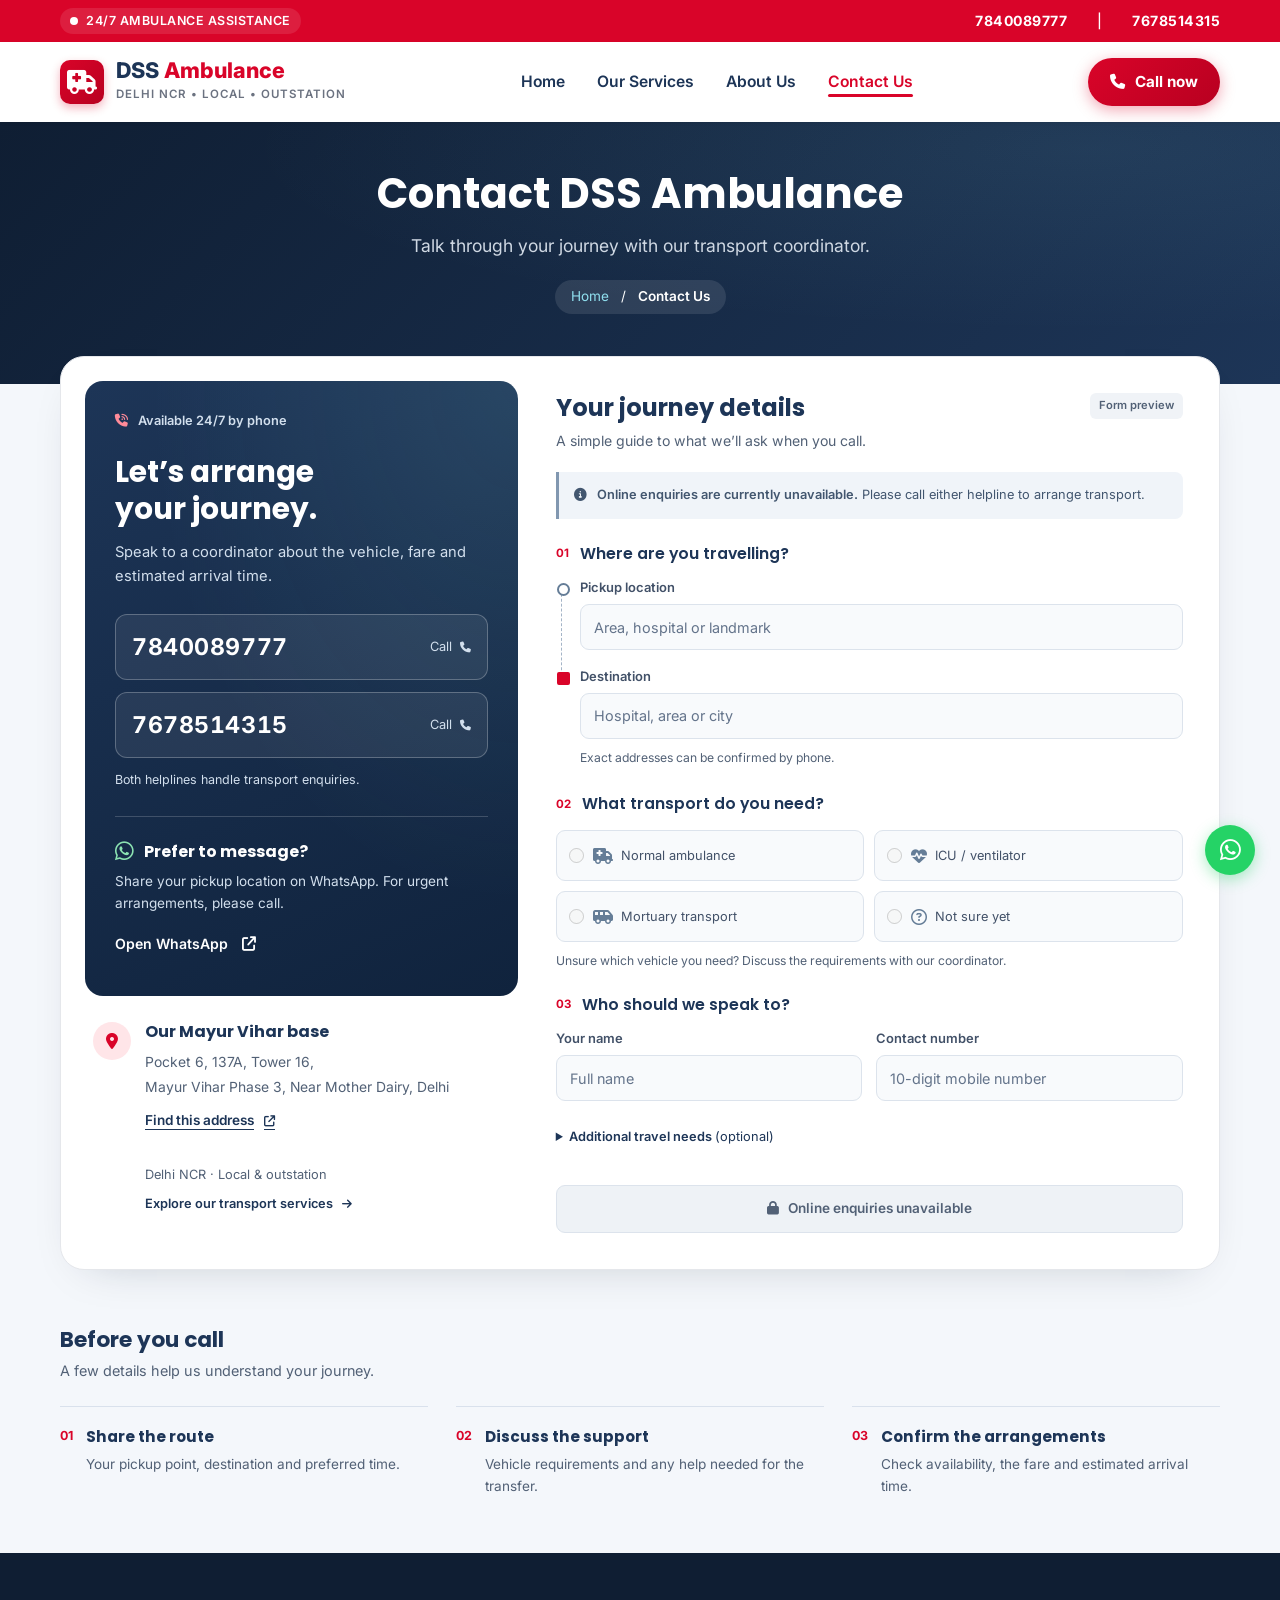
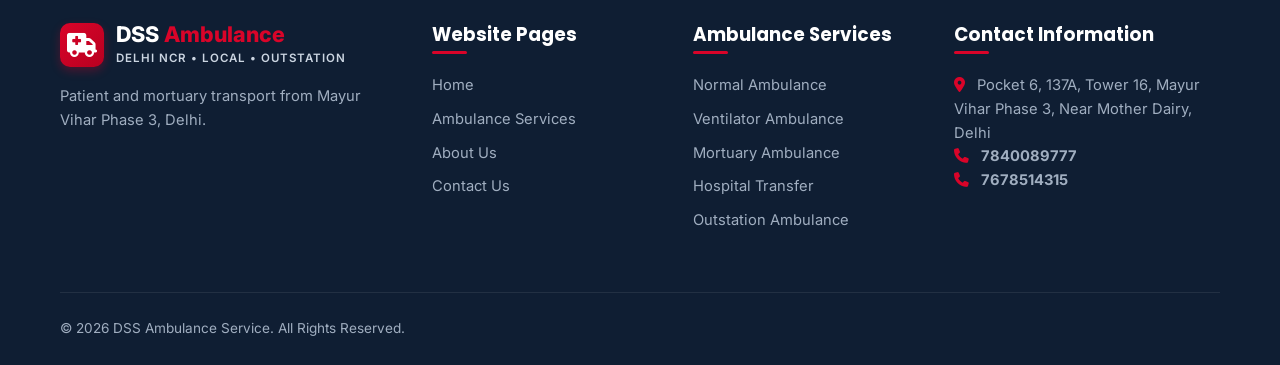
<file: contact.html>
<!DOCTYPE html>
<html lang="en-IN">
<head>
  <meta charset="UTF-8">
  <meta name="viewport" content="width=device-width, initial-scale=1.0">
  <title>Contact DSS Ambulance Service | Delhi NCR</title>
  <meta name="description" content="Contact DSS Ambulance Service on 7840089777 or 7678514315. Find our Mayur Vihar Phase 3 address and discuss availability for local or outstation transport.">

  <meta name="robots" content="index, follow, max-image-preview:large, max-snippet:-1, max-video-preview:-1">
  <meta name="googlebot" content="index, follow">
  <link rel="canonical" href="https://dssambulanceservice.in/contact.html">
  <link rel="icon" type="image/svg+xml" href="favicon.svg">
  <meta name="theme-color" content="#e63946">

  <!-- Local SEO Geo Meta Tags -->
  <meta name="geo.region" content="IN-DL">
  <meta name="geo.placename" content="Mayur Vihar Phase 3, Delhi">
  <meta name="geo.position" content="28.6083;77.3343">
  <meta name="ICBM" content="28.6083, 77.3343">

  <!-- Open Graph / Facebook / WhatsApp -->
  <meta property="og:type" content="website">
  <meta property="og:site_name" content="DSS Ambulance Service">
  <meta property="og:title" content="Contact DSS Ambulance Service | Delhi NCR">
  <meta property="og:description" content="Contact DSS Ambulance Service on 7840089777 or 7678514315. Find our Mayur Vihar Phase 3 address and discuss availability for local or outstation transport.">
  <meta property="og:url" content="https://dssambulanceservice.in/contact.html">
  <meta property="og:image" content="https://dssambulanceservice.in/assets/images/indian-ambulance.webp">
  <meta property="og:locale" content="en_IN">

  <!-- Twitter Card -->
  <meta name="twitter:card" content="summary_large_image">
  <meta name="twitter:title" content="Contact DSS Ambulance Service | Delhi NCR">
  <meta name="twitter:description" content="Contact DSS Ambulance Service on 7840089777 or 7678514315. Find our Mayur Vihar Phase 3 address and discuss availability for local or outstation transport.">
  <meta name="twitter:image" content="https://dssambulanceservice.in/assets/images/indian-ambulance.webp">

  <!-- Fonts &amp; Icons -->
  <link rel="preconnect" href="https://fonts.googleapis.com">
  <link rel="preconnect" href="https://fonts.gstatic.com" crossorigin>
  <link href="https://fonts.googleapis.com/css2?family=Inter:wght@400;500;600;700&amp;family=Poppins:wght@600;700;800&amp;display=swap" rel="stylesheet">
  <link rel="stylesheet" href="https://cdnjs.cloudflare.com/ajax/libs/font-awesome/6.4.0/css/all.min.css">
  <link rel="stylesheet" href="style.css">

  <!-- Structured Data: ContactPage &amp; EmergencyService Schema -->
  <script type="application/ld+json">
  {
    "@context": "https://schema.org",
    "@graph": [
      {
        "@type": "ContactPage",
        "@id": "https://dssambulanceservice.in/contact.html",
        "url": "https://dssambulanceservice.in/contact.html",
        "name": "Contact DSS Ambulance Service | Delhi NCR",
        "description": "Contact DSS Ambulance Service on 7840089777 or 7678514315. Find our Mayur Vihar Phase 3 address and discuss availability for local or outstation transport."
      },
      {
        "@type": "BreadcrumbList",
        "itemListElement": [
          {
            "@type": "ListItem",
            "position": 1,
            "name": "Home",
            "item": "https://dssambulanceservice.in/"
          },
          {
            "@type": "ListItem",
            "position": 2,
            "name": "Contact Us",
            "item": "https://dssambulanceservice.in/contact.html"
          }
        ]
      },
      {
        "@type": [
          "EmergencyService",
          "MedicalBusiness"
        ],
        "name": "DSS Ambulance Service",
        "url": "https://dssambulanceservice.in/",
        "telephone": "+91-7840089777",
        "address": {
          "@type": "PostalAddress",
          "streetAddress": "Pocket 6, 137A, Tower 16, Mayur Vihar Phase 3, Near Mother Dairy",
          "addressLocality": "Delhi",
          "postalCode": "110096",
          "addressCountry": "IN"
        },
        "geo": {
          "@type": "GeoCoordinates",
          "latitude": 28.6083,
          "longitude": 77.3343
        },
        "contactPoint": [
          {
            "@type": "ContactPoint",
            "telephone": "+91-7840089777",
            "contactType": "ambulance enquiries",
            "availableLanguage": [
              "English",
              "Hindi"
            ]
          },
          {
            "@type": "ContactPoint",
            "telephone": "+91-7678514315",
            "contactType": "ambulance enquiries",
            "availableLanguage": [
              "English",
              "Hindi"
            ]
          }
        ],
        "@id": "https://dssambulanceservice.in/#business"
      }
    ]
  }
  </script>
</head>
<body>
  <a class="skip-link" href="#main-content">Skip to main content</a>

  <!-- Top Emergency Strip -->
  <aside class="emergency-topbar">
    <div class="container">
      <div class="topbar-badge">
        <span class="pulse-dot"></span>
        <span>24/7 ambulance assistance</span>
      </div>
      <div class="topbar-info">

        <a href="tel:+917840089777" class="topbar-phone" style="margin-right:10px;" aria-label="Call 7840089777">7840089777</a>
        <span>|</span>
        <a href="tel:+917678514315" class="topbar-phone" style="margin-left:10px;" aria-label="Call 7678514315">7678514315</a>
      </div>
    </div>
  </aside>

  <!-- Navigation -->
  <header class="header">
    <div class="container">
      <nav class="navbar" aria-label="Main navigation">
        <a href="index.html" class="logo">
          <div class="logo-icon"><i class="fa-solid fa-truck-medical" aria-hidden="true"></i></div>
          <div class="logo-text">
            <span class="logo-title">DSS <span>Ambulance</span></span>
            <span class="logo-tagline">Delhi NCR • Local • Outstation</span>
          </div>
        </a>

        <ul class="nav-links" id="navLinks">
          <li><a href="index.html" class="nav-link">Home</a></li>
          <li><a href="services.html" class="nav-link">Our Services</a></li>
          <li><a href="about.html" class="nav-link">About Us</a></li>
          <li><a href="contact.html" class="nav-link active" aria-current="page">Contact Us</a></li>
        </ul>

        <div class="nav-cta">
          <a href="tel:+917840089777" class="btn-emergency" aria-label="Call DSS Ambulance on 7840089777">
            <i class="fa-solid fa-phone" aria-hidden="true"></i>
            <span>Call now</span>
          </a>
          <button class="mobile-toggle" id="mobileToggle" aria-label="Open navigation menu" aria-controls="navLinks" aria-expanded="false">
            <i class="fa-solid fa-bars" aria-hidden="true"></i>
          </button>
        </div>
      </nav>
    </div>
  </header>

  <main id="main-content" class="contact-page" tabindex="-1">

  <!-- Keep the shared inner-page introduction and contact header. -->
  <section class="page-hero" aria-labelledby="section-heading-1">
    <div class="container">
      <h1 id="section-heading-1">Contact DSS Ambulance</h1>
      <p>Talk through your journey with our transport coordinator.</p>
      <nav class="breadcrumb" aria-label="Breadcrumb">
        <a href="index.html">Home</a> &nbsp;/&nbsp; <span aria-current="page">Contact Us</span>
      </nav>
    </div>
  </section>

  <section class="contact-workspace" aria-labelledby="section-heading-2">
    <div class="container">
      <div class="contact-layout">
        <div class="contact-sidebar">
          <div class="contact-call-panel" id="contact-numbers">
            <div class="contact-channel-label"><i class="fa-solid fa-phone-volume" aria-hidden="true"></i> Available 24/7 by phone</div>
            <h2 id="section-heading-2">Let’s arrange<br> your journey.</h2>
            <p>Speak to a coordinator about the vehicle, fare and estimated arrival time.</p>

            <div class="contact-direct-lines">
              <a href="tel:+917840089777" class="contact-direct-line" aria-label="Call 7840089777">
                <span>7840089777</span><span class="contact-call-action">Call <i class="fa-solid fa-phone" aria-hidden="true"></i></span>
              </a>
              <a href="tel:+917678514315" class="contact-direct-line" aria-label="Call 7678514315">
                <span>7678514315</span><span class="contact-call-action">Call <i class="fa-solid fa-phone" aria-hidden="true"></i></span>
              </a>
            </div>
            <p class="contact-small-note">Both helplines handle transport enquiries.</p>

            <div class="contact-message-option">
              <div class="contact-message-heading"><i class="fa-brands fa-whatsapp" aria-hidden="true"></i><h3>Prefer to message?</h3></div>
              <p>Share your pickup location on WhatsApp. For urgent arrangements, please call.</p>
              <a href="https://wa.me/917840089777?text=Hello%20DSS%20Ambulance,%20I%20need%20ambulance%20assistance" target="_blank" rel="noopener noreferrer" class="contact-message-link">Open WhatsApp <i class="fa-solid fa-arrow-up-right-from-square" aria-hidden="true"></i><span class="contact-link-context"> (opens a new tab)</span></a>
            </div>
          </div>

          <div class="contact-base">
            <span class="contact-base-icon"><i class="fa-solid fa-location-dot" aria-hidden="true"></i></span>
            <div>
              <h3>Our Mayur Vihar base</h3>
              <address>Pocket 6, 137A, Tower 16,<br>Mayur Vihar Phase 3, Near Mother Dairy, Delhi</address>
              <a class="contact-text-link" href="https://www.google.com/maps/search/?api=1&amp;query=Pocket%206%2C%20137A%2C%20Tower%2016%2C%20Mayur%20Vihar%20Phase%203%2C%20Near%20Mother%20Dairy%2C%20Delhi" target="_blank" rel="noopener noreferrer">Find this address <i class="fa-solid fa-arrow-up-right-from-square" aria-hidden="true"></i><span class="contact-link-context"> on Google Maps (opens a new tab)</span></a>
            </div>
          </div>
          <p class="contact-service-link">Delhi NCR · Local &amp; outstation<br><a href="services.html">Explore our transport services <i class="fa-solid fa-arrow-right" aria-hidden="true"></i></a></p>
        </div>

        <div class="contact-planner">
          <div class="contact-planner-header">
            <div><h2 id="contact-form-heading">Your journey details</h2><p>A simple guide to what we’ll ask when you call.</p></div>
            <span class="contact-preview-label">Form preview</span>
          </div>
          <div class="contact-form-notice" id="contact-form-status">
            <i class="fa-solid fa-circle-info" aria-hidden="true"></i>
            <p><strong>Online enquiries are currently unavailable.</strong> Please call either helpline to arrange transport.</p>
          </div>

          <form id="contactForm" class="ambulance-booking-form" aria-labelledby="contact-form-heading" aria-describedby="contact-form-status">
            <fieldset disabled aria-label="Enquiry form preview, currently unavailable">
              <div class="contact-field-group">
                <h3><span class="contact-step-number" aria-hidden="true">01</span> Where are you travelling?</h3>
                <div class="contact-route-fields">
                  <div class="form-group">
                    <label class="form-label" for="pickupAddress">Pickup location</label>
                    <input type="text" id="pickupAddress" name="pickup" class="form-control" placeholder="Area, hospital or landmark" aria-describedby="contact-route-help" required>
                  </div>
                  <div class="form-group">
                    <label class="form-label" for="destinationAddress">Destination</label>
                    <input type="text" id="destinationAddress" name="destination" class="form-control" placeholder="Hospital, area or city" aria-describedby="contact-route-help" required>
                  </div>
                </div>
                <p class="contact-field-help" id="contact-route-help">Exact addresses can be confirmed by phone.</p>
              </div>

              <fieldset class="contact-field-group contact-transport-group" aria-describedby="contact-transport-help">
                <legend><span class="contact-step-number" aria-hidden="true">02</span> What transport do you need?</legend>
                <div class="contact-transport-options">
                  <label class="contact-transport-option"><input type="radio" name="service" value="Normal Ambulance"><span><i class="fa-solid fa-truck-medical" aria-hidden="true"></i> Normal ambulance</span></label>
                  <label class="contact-transport-option"><input type="radio" name="service" value="Ventilator Ambulance"><span><i class="fa-solid fa-heart-pulse" aria-hidden="true"></i> ICU / ventilator</span></label>
                  <label class="contact-transport-option"><input type="radio" name="service" value="Mortuary Ambulance"><span><i class="fa-solid fa-van-shuttle" aria-hidden="true"></i> Mortuary transport</span></label>
                  <label class="contact-transport-option"><input type="radio" name="service" value="Not sure"><span><i class="fa-regular fa-circle-question" aria-hidden="true"></i> Not sure yet</span></label>
                </div>
                <p class="contact-field-help" id="contact-transport-help">Unsure which vehicle you need? Discuss the requirements with our coordinator.</p>
              </fieldset>

              <div class="contact-field-group">
                <h3><span class="contact-step-number" aria-hidden="true">03</span> Who should we speak to?</h3>
                <div class="contact-person-fields">
                  <div class="form-group">
                    <label class="form-label" for="contactName">Your name</label>
                    <input type="text" id="contactName" name="name" class="form-control" placeholder="Full name" autocomplete="name" required>
                  </div>
                  <div class="form-group">
                    <label class="form-label" for="contactPhone">Contact number</label>
                    <input type="tel" id="contactPhone" name="phone" class="form-control" placeholder="10-digit mobile number" autocomplete="tel" inputmode="tel" pattern="[0-9]{10}" required>
                  </div>
                </div>
                <details class="contact-extra-notes">
                  <summary>Additional travel needs <span>(optional)</span></summary>
                  <div class="form-group">
                    <label class="form-label" for="contactNotes">Anything else we should know?</label>
                    <textarea id="contactNotes" name="notes" class="form-control" rows="2" placeholder="For example, stairs at pickup or an attendant travelling with you" aria-describedby="contact-notes-help"></textarea>
                    <p class="contact-field-help" id="contact-notes-help">Please do not include medical records or identity documents.</p>
                  </div>
                </details>
              </div>
              <button type="submit" class="contact-unavailable-button" disabled><i class="fa-solid fa-lock" aria-hidden="true"></i> Online enquiries unavailable</button>
            </fieldset>
          </form>
        </div>
      </div>
    </div>
  </section>

  <section class="contact-call-guide" aria-labelledby="section-heading-3">
    <div class="container">
      <div class="contact-guide-heading"><h2 id="section-heading-3">Before you call</h2><p>A few details help us understand your journey.</p></div>
      <ol class="contact-guide-list">
        <li><span aria-hidden="true">01</span><div><h3>Share the route</h3><p>Your pickup point, destination and preferred time.</p></div></li>
        <li><span aria-hidden="true">02</span><div><h3>Discuss the support</h3><p>Vehicle requirements and any help needed for the transfer.</p></div></li>
        <li><span aria-hidden="true">03</span><div><h3>Confirm the arrangements</h3><p>Check availability, the fare and estimated arrival time.</p></div></li>
      </ol>
    </div>
  </section>

  </main>

  <!-- Footer -->
  <footer class="footer">
    <div class="container">
      <div class="footer-grid">
        <div class="footer-about">
          <div class="logo" style="margin-bottom:15px;">
            <div class="logo-icon"><i class="fa-solid fa-truck-medical" aria-hidden="true"></i></div>
            <div class="logo-text">
              <span class="logo-title">DSS <span>Ambulance</span></span>
              <span class="logo-tagline" style="color:#cbd5e1;">Delhi NCR • Local • Outstation</span>
            </div>
          </div>
          <p>Patient and mortuary transport from Mayur Vihar Phase 3, Delhi.</p>
        </div>

        <div class="footer-col">
          <h2>Website Pages</h2>
          <ul class="footer-links">
            <li><a href="index.html">Home</a></li>
            <li><a href="services.html">Ambulance Services</a></li>
            <li><a href="about.html">About Us</a></li>
            <li><a href="contact.html">Contact Us</a></li>
          </ul>
        </div>

        <div class="footer-col">
          <h2>Ambulance Services</h2>
          <ul class="footer-links">
            <li><a href="services.html#normal">Normal Ambulance</a></li>
            <li><a href="services.html#ventilator">Ventilator Ambulance</a></li>
            <li><a href="services.html#mortuary">Mortuary Ambulance</a></li>
            <li><a href="services.html#hospital">Hospital Transfer</a></li>
            <li><a href="services.html#outstation">Outstation Ambulance</a></li>
          </ul>
        </div>

        <div class="footer-col">
          <h2>Contact Information</h2>
          <address><i class="fa-solid fa-location-dot" style="color:var(--primary); margin-right:8px;" aria-hidden="true"></i> Pocket 6, 137A, Tower 16, Mayur Vihar Phase 3, Near Mother Dairy, Delhi</address>
          <p><i class="fa-solid fa-phone" style="color:var(--primary); margin-right:8px;" aria-hidden="true"></i> <strong><a href="tel:7840089777">7840089777</a></strong></p>
          <p><i class="fa-solid fa-phone" style="color:var(--primary); margin-right:8px;" aria-hidden="true"></i> <strong><a href="tel:7678514315">7678514315</a></strong></p>
        </div>
      </div>

      <div class="footer-bottom">
        <p>&copy; 2026 DSS Ambulance Service. All Rights Reserved.</p>
      </div>
    </div>
  </footer>

  <!-- Floating SOS -->
  <nav class="floating-sos" aria-label="WhatsApp contact">
    <a href="https://wa.me/917840089777?text=Hello%20DSS%20Ambulance,%20I%20need%20ambulance%20assistance" target="_blank" class="whatsapp-btn" title="Chat on WhatsApp" rel="noopener noreferrer" aria-label="Chat on WhatsApp">
      <i class="fa-brands fa-whatsapp" aria-hidden="true"></i>
    </a>

  </nav>

  <script src="main.js"></script>
</body>
</html>
</file>
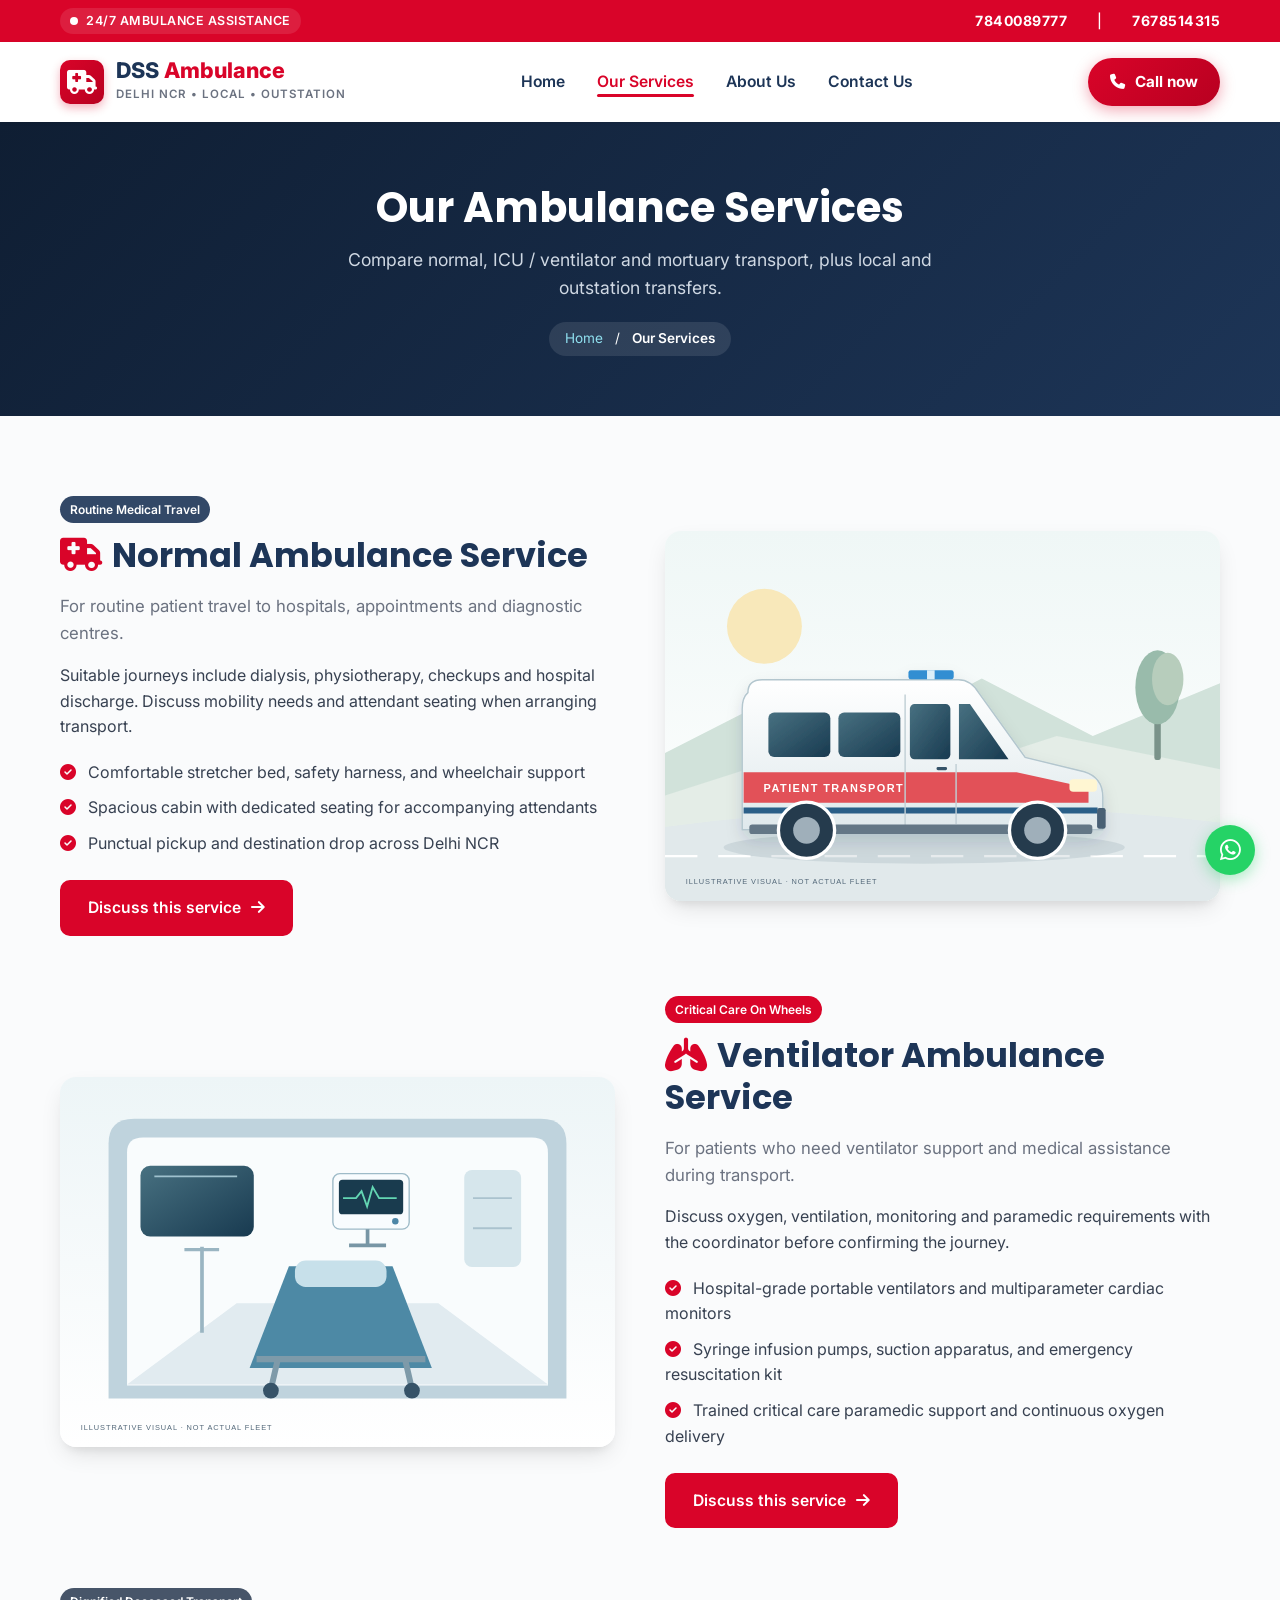
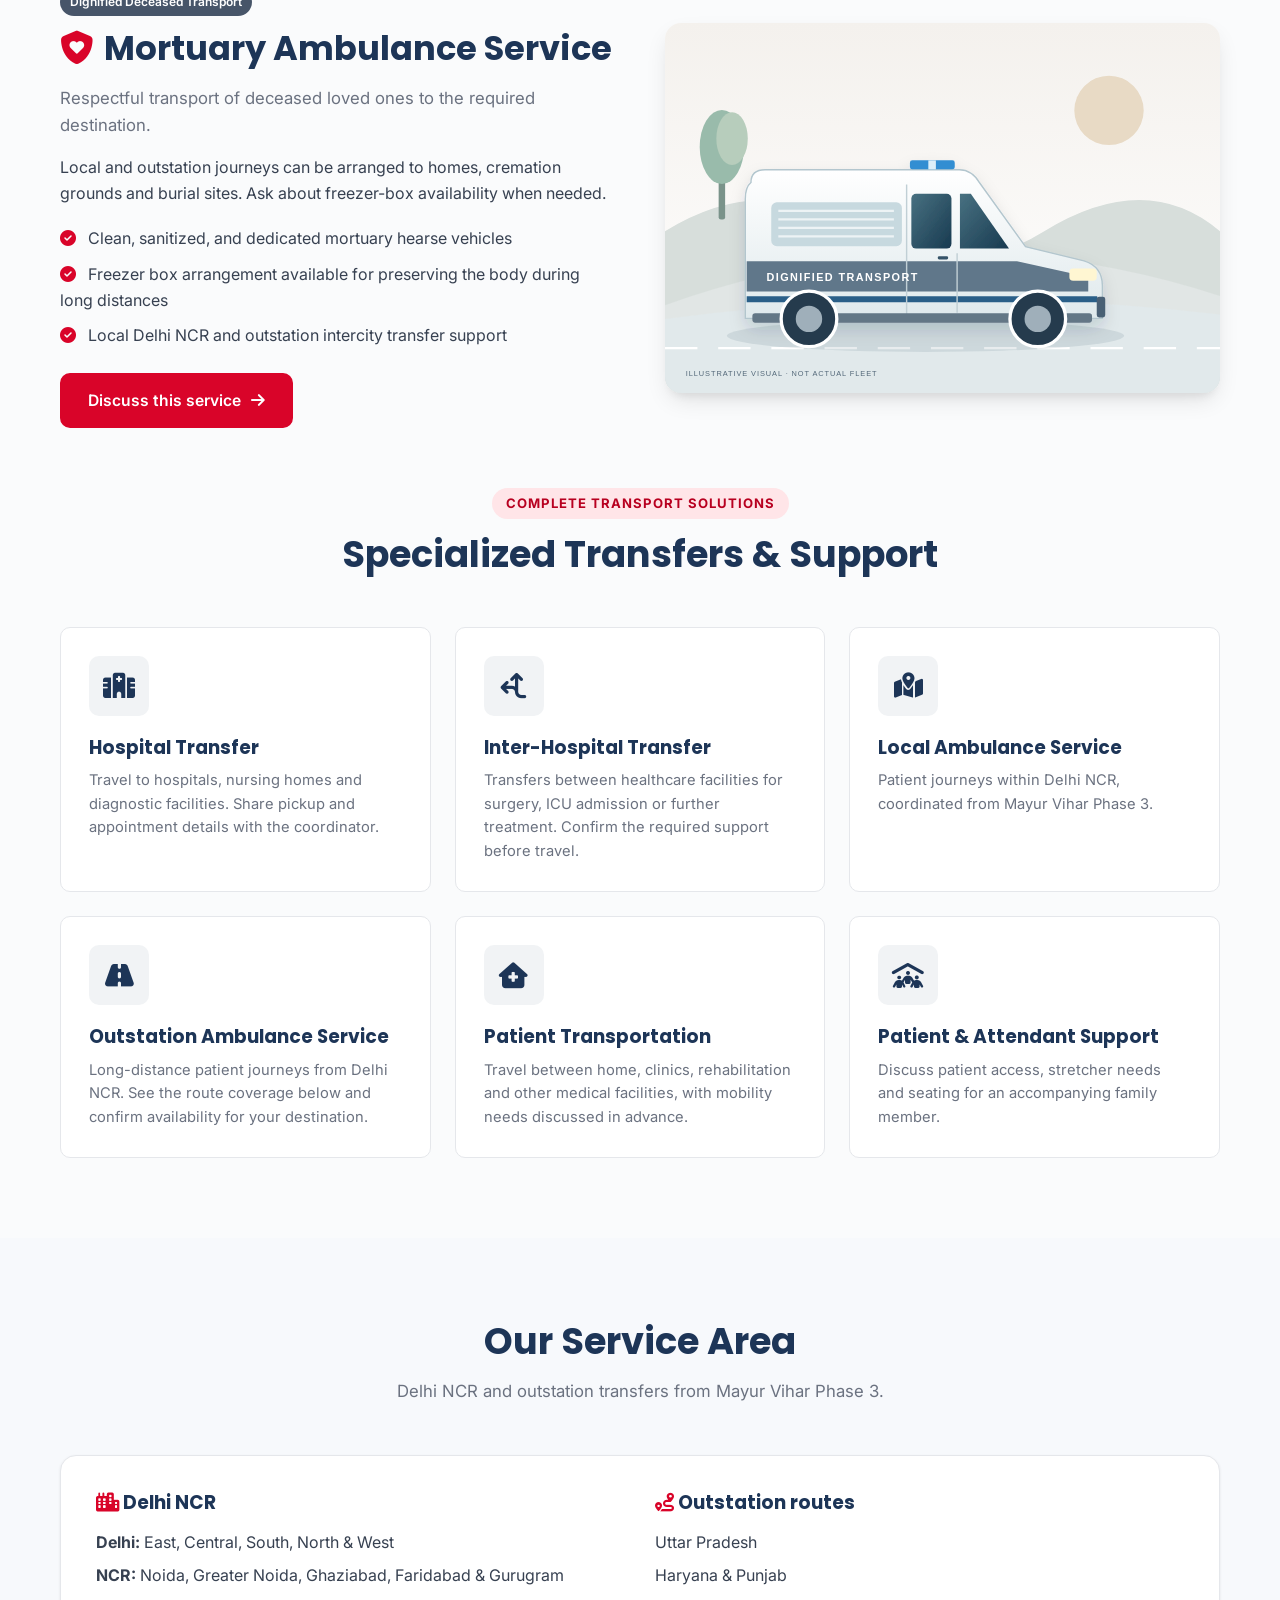
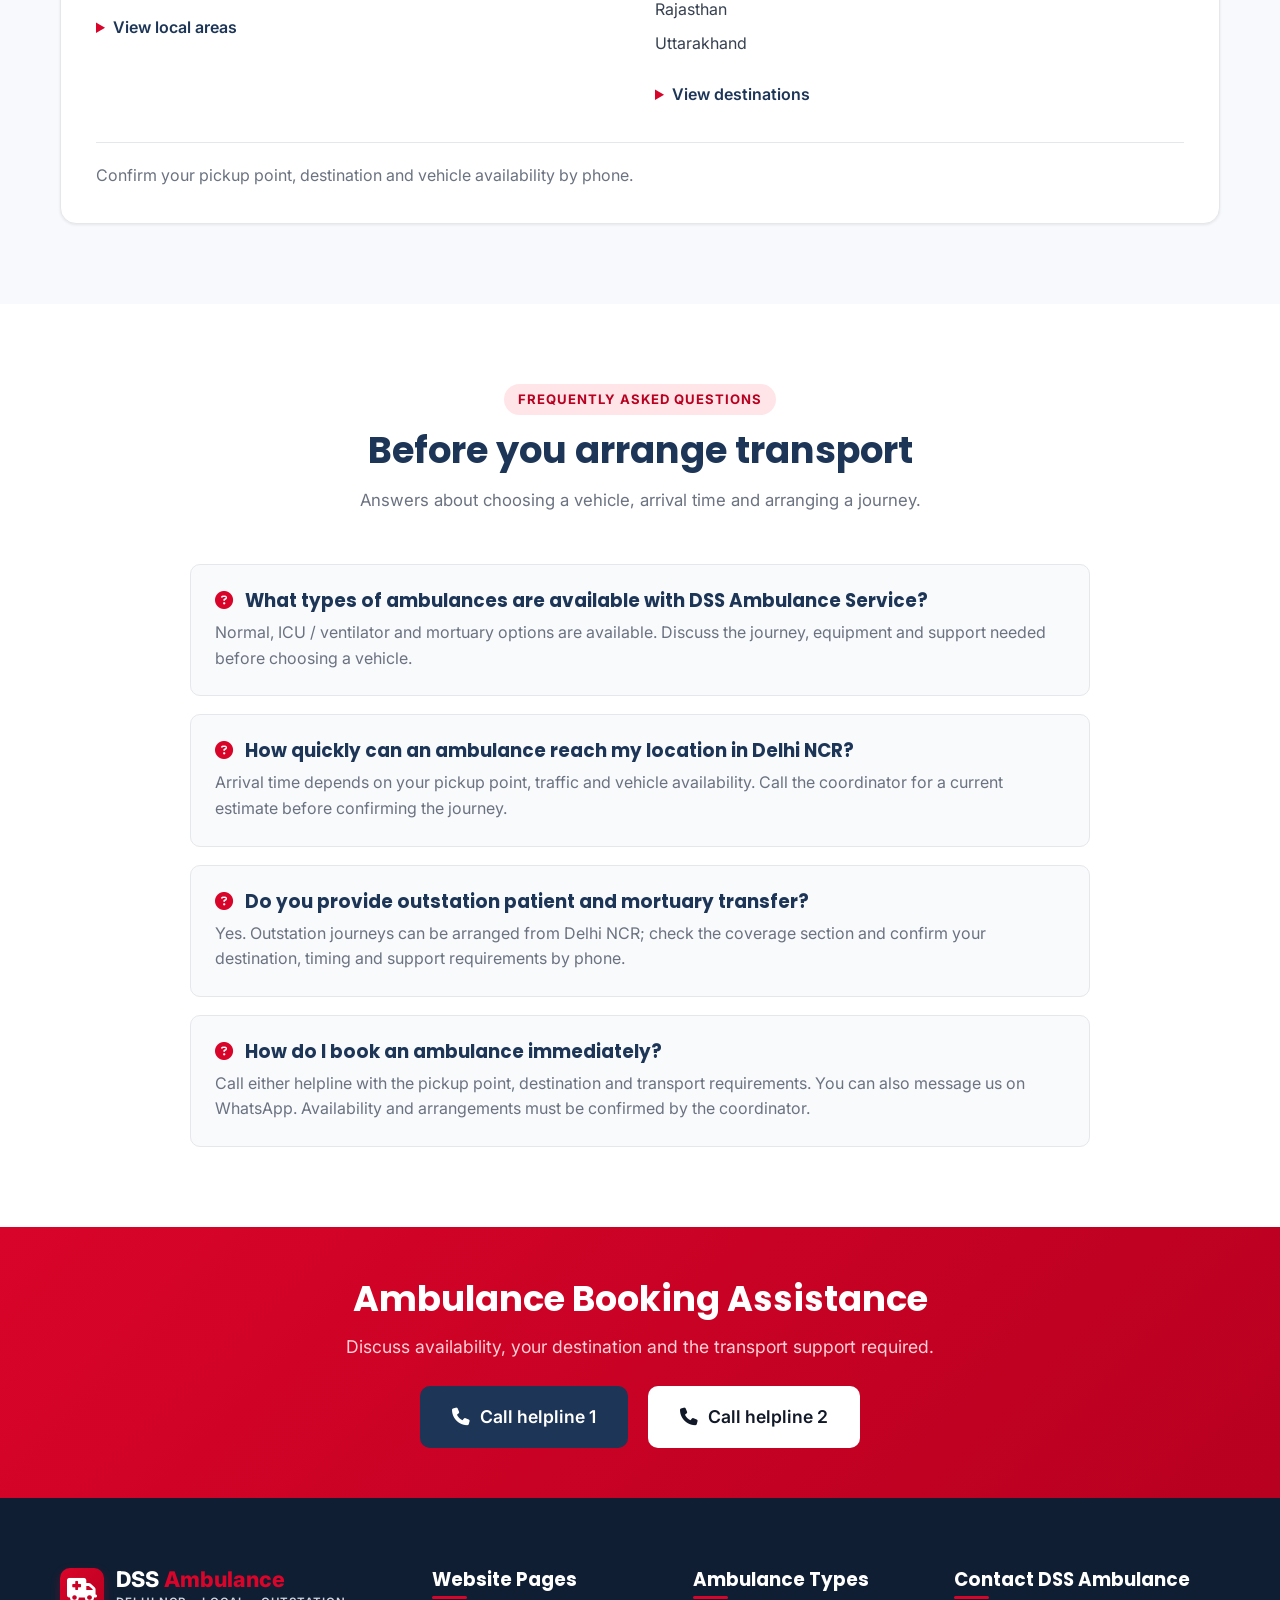
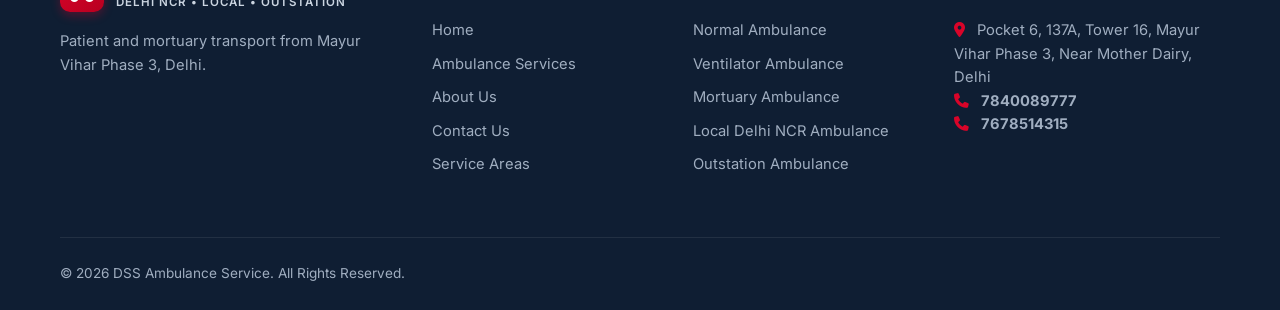
<file: services.html>
<!DOCTYPE html>
<html lang="en-IN">
<head>
  <meta charset="UTF-8">
  <meta name="viewport" content="width=device-width, initial-scale=1.0">
  <title>Ambulance Services: Normal, ICU &amp; Mortuary | DSS</title>
  <meta name="description" content="Compare normal, ICU / ventilator and mortuary transport, hospital transfers and outstation ambulance services from Delhi NCR. Call to confirm availability.">

  <meta name="robots" content="index, follow, max-image-preview:large, max-snippet:-1, max-video-preview:-1">
  <meta name="googlebot" content="index, follow">
  <link rel="canonical" href="https://dssambulanceservice.in/services.html">
  <link rel="icon" type="image/svg+xml" href="favicon.svg">
  <meta name="theme-color" content="#e63946">

  <!-- Local SEO Geo Meta Tags -->
  <meta name="geo.region" content="IN-DL">
  <meta name="geo.placename" content="Mayur Vihar Phase 3, Delhi">
  <meta name="geo.position" content="28.6083;77.3343">
  <meta name="ICBM" content="28.6083, 77.3343">

  <!-- Open Graph / Facebook / WhatsApp -->
  <meta property="og:type" content="website">
  <meta property="og:site_name" content="DSS Ambulance Service">
  <meta property="og:title" content="Ambulance Services: Normal, ICU &amp; Mortuary | DSS">
  <meta property="og:description" content="Compare normal, ICU / ventilator and mortuary transport, hospital transfers and outstation ambulance services from Delhi NCR. Call to confirm availability.">
  <meta property="og:url" content="https://dssambulanceservice.in/services.html">
  <meta property="og:image" content="https://dssambulanceservice.in/assets/images/indian-ambulance.webp">
  <meta property="og:locale" content="en_IN">

  <!-- Twitter Card -->
  <meta name="twitter:card" content="summary_large_image">
  <meta name="twitter:title" content="Ambulance Services: Normal, ICU &amp; Mortuary | DSS">
  <meta name="twitter:description" content="Compare normal, ICU / ventilator and mortuary transport, hospital transfers and outstation ambulance services from Delhi NCR. Call to confirm availability.">
  <meta name="twitter:image" content="https://dssambulanceservice.in/assets/images/indian-ambulance.webp">

  <!-- Google Fonts &amp; FontAwesome -->
  <link rel="preconnect" href="https://fonts.googleapis.com">
  <link rel="preconnect" href="https://fonts.gstatic.com" crossorigin>
  <link href="https://fonts.googleapis.com/css2?family=Inter:wght@400;500;600;700&amp;family=Poppins:wght@600;700;800&amp;display=swap" rel="stylesheet">
  <link rel="stylesheet" href="https://cdnjs.cloudflare.com/ajax/libs/font-awesome/6.4.0/css/all.min.css">
  <link rel="stylesheet" href="style.css">

  <!-- Structured Data: BreadcrumbList &amp; Service Schema -->
  <script type="application/ld+json">
  {
    "@context": "https://schema.org",
    "@graph": [
      {
        "@type": "BreadcrumbList",
        "itemListElement": [
          {
            "@type": "ListItem",
            "position": 1,
            "name": "Home",
            "item": "https://dssambulanceservice.in/"
          },
          {
            "@type": "ListItem",
            "position": 2,
            "name": "Our Services",
            "item": "https://dssambulanceservice.in/services.html"
          }
        ]
      },
      {
        "@type": [
          "EmergencyService",
          "MedicalBusiness"
        ],
        "@id": "https://dssambulanceservice.in/#business",
        "name": "DSS Ambulance Service",
        "url": "https://dssambulanceservice.in/",
        "logo": "https://dssambulanceservice.in/favicon.svg",
        "telephone": "+91-7840089777",
        "priceRange": "INR",
        "address": {
          "@type": "PostalAddress",
          "streetAddress": "Pocket 6, 137A, Tower 16, Mayur Vihar Phase 3, Near Mother Dairy",
          "addressLocality": "Delhi",
          "postalCode": "110096",
          "addressCountry": "IN"
        },
        "hasOfferCatalog": {
          "@type": "OfferCatalog",
          "name": "DSS Ambulance Transportation Services",
          "itemListElement": [
            {
              "@type": "Service",
              "name": "Normal Ambulance Service",
              "description": "Safe, routine medical transportation for hospital appointments, dialysis, physiotherapy, and checkups."
            },
            {
              "@type": "Service",
              "name": "Ventilator Ambulance Service",
              "description": "ICU-grade medical transport equipped with portable ventilator, multipara monitor, oxygen, and critical care paramedic."
            },
            {
              "@type": "Service",
              "name": "Mortuary Ambulance Service",
              "description": "Dignified deceased body transportation with optional freezer box for local Delhi NCR and outstation travel."
            },
            {
              "@type": "Service",
              "name": "Hospital & Inter-Hospital Transfer",
              "description": "Seamless bedside-to-bedside transfer between hospitals, clinics, and tertiary care medical centers."
            },
            {
              "@type": "Service",
              "name": "Outstation Ambulance Service",
              "description": "Long-distance patient transport connecting Delhi NCR to Uttar Pradesh, Haryana, Rajasthan, Punjab, Uttarakhand, and Bihar."
            }
          ]
        },
        "contactPoint": [
          {
            "@type": "ContactPoint",
            "telephone": "+91-7840089777",
            "contactType": "ambulance enquiries",
            "availableLanguage": [
              "English",
              "Hindi"
            ]
          },
          {
            "@type": "ContactPoint",
            "telephone": "+91-7678514315",
            "contactType": "ambulance enquiries",
            "availableLanguage": [
              "English",
              "Hindi"
            ]
          }
        ]
      },
      {
        "@type": "FAQPage",
        "mainEntity": [
          {
            "@type": "Question",
            "name": "What types of ambulances are available with DSS Ambulance Service?",
            "acceptedAnswer": {
              "@type": "Answer",
              "text": "Normal, ICU / ventilator and mortuary options are available. Discuss the journey, equipment and support needed before choosing a vehicle."
            }
          },
          {
            "@type": "Question",
            "name": "How quickly can an ambulance reach my location in Delhi NCR?",
            "acceptedAnswer": {
              "@type": "Answer",
              "text": "Arrival time depends on your pickup point, traffic and vehicle availability. Call the coordinator for a current estimate before confirming the journey."
            }
          },
          {
            "@type": "Question",
            "name": "Do you provide outstation patient and mortuary transfer?",
            "acceptedAnswer": {
              "@type": "Answer",
              "text": "Yes. Outstation journeys can be arranged from Delhi NCR; check the coverage section and confirm your destination, timing and support requirements by phone."
            }
          },
          {
            "@type": "Question",
            "name": "How do I book an ambulance immediately?",
            "acceptedAnswer": {
              "@type": "Answer",
              "text": "Call either helpline with the pickup point, destination and transport requirements. You can also message us on WhatsApp . Availability and arrangements must be confirmed by the coordinator."
            }
          }
        ]
      }
    ]
  }
  </script>
</head>
<body>
  <a class="skip-link" href="#main-content">Skip to main content</a>

  <!-- Top Emergency Strip -->
  <aside class="emergency-topbar">
    <div class="container">
      <div class="topbar-badge">
        <span class="pulse-dot"></span>
        <span>24/7 ambulance assistance</span>
      </div>
      <div class="topbar-info">

        <a href="tel:+917840089777" class="topbar-phone" style="margin-right:10px;" aria-label="Call 7840089777">7840089777</a>
        <span>|</span>
        <a href="tel:+917678514315" class="topbar-phone" style="margin-left:10px;" aria-label="Call 7678514315">7678514315</a>
      </div>
    </div>
  </aside>

  <!-- Navigation -->
  <header class="header">
    <div class="container">
      <nav class="navbar" aria-label="Main navigation">
        <a href="index.html" class="logo">
          <div class="logo-icon"><i class="fa-solid fa-truck-medical" aria-hidden="true"></i></div>
          <div class="logo-text">
            <span class="logo-title">DSS <span>Ambulance</span></span>
            <span class="logo-tagline">Delhi NCR • Local • Outstation</span>
          </div>
        </a>

        <ul class="nav-links" id="navLinks">
          <li><a href="index.html" class="nav-link">Home</a></li>
          <li><a href="services.html" class="nav-link active" aria-current="page">Our Services</a></li>
          <li><a href="about.html" class="nav-link">About Us</a></li>
          <li><a href="contact.html" class="nav-link">Contact Us</a></li>
        </ul>

        <div class="nav-cta">
          <a href="tel:+917840089777" class="btn-emergency" aria-label="Call DSS Ambulance on 7840089777">
            <i class="fa-solid fa-phone" aria-hidden="true"></i>
            <span>Call now</span>
          </a>
          <button class="mobile-toggle" id="mobileToggle" aria-label="Open navigation menu" aria-controls="navLinks" aria-expanded="false">
            <i class="fa-solid fa-bars" aria-hidden="true"></i>
          </button>
        </div>
      </nav>
    </div>
  </header>

  <main id="main-content" tabindex="-1">

  <!-- Page Hero -->
  <section class="page-hero" aria-labelledby="section-heading-1">
    <div class="container">
      <h1 id="section-heading-1">Our Ambulance Services</h1>
      <p>Compare normal, ICU / ventilator and mortuary transport, plus local and outstation transfers.</p>
      <nav class="breadcrumb" aria-label="Breadcrumb">
        <a href="index.html">Home</a> &nbsp;/&nbsp; <span aria-current="page">Our Services</span>
      </nav>
    </div>
  </section>

  <!-- Comprehensive Services Section -->
  <section class="section" aria-label="Ambulance types and transfers">
    <div class="container">

      <!-- 1. Normal Ambulance Service -->
      <div id="normal" style="margin-bottom: 60px; scroll-margin-top: 100px;">
        <div class="about-grid">
          <div>
            <div class="service-badge" style="display:inline-block; margin-bottom:12px;">Routine Medical Travel</div>
            <h2 style="font-size: 2.1rem; margin-bottom: 16px;"><i class="fa-solid fa-truck-medical text-primary" style="margin-right:10px;" aria-hidden="true"></i>Normal Ambulance Service</h2>
            <p style="color:var(--gray); margin-bottom: 16px; font-size:1.05rem;">For routine patient travel to hospitals, appointments and diagnostic centres.</p>
            <p style="color:var(--gray-dark); margin-bottom: 20px;">Suitable journeys include dialysis, physiotherapy, checkups and hospital discharge. Discuss mobility needs and attendant seating when arranging transport.</p>
            <ul style="display:flex; flex-direction:column; gap:10px; margin-bottom:24px; color:var(--gray-dark);">
              <li><i class="fa-solid fa-circle-check text-primary" style="margin-right:8px;" aria-hidden="true"></i> Comfortable stretcher bed, safety harness, and wheelchair support</li>
              <li><i class="fa-solid fa-circle-check text-primary" style="margin-right:8px;" aria-hidden="true"></i> Spacious cabin with dedicated seating for accompanying attendants</li>
              <li><i class="fa-solid fa-circle-check text-primary" style="margin-right:8px;" aria-hidden="true"></i> Punctual pickup and destination drop across Delhi NCR</li>
            </ul>
            <div style="display:flex; gap:12px; flex-wrap:wrap;">
              <a href="contact.html#contact-numbers" class="btn btn-primary">Discuss this service <i class="fa-solid fa-arrow-right" aria-hidden="true"></i></a>
            </div>
          </div>
          <div class="about-img-group">
            <img class="about-img-main" src="assets/images/normal-detail.svg" alt="Illustration of an Indian ambulance on a routine journey, not actual fleet">
          </div>
        </div>
      </div>

      <!-- 2. Ventilator Ambulance Service -->
      <div id="ventilator" style="margin-bottom: 60px; scroll-margin-top: 100px;">
        <div class="about-grid">
          <div class="about-img-group">
            <img class="about-img-main" src="assets/images/critical-detail.svg" alt="Illustration of a critical-care ambulance interior, not actual equipment">
          </div>
          <div>
            <div class="service-badge" style="display:inline-block; margin-bottom:12px; background:var(--primary); color:#fff;">Critical Care On Wheels</div>
            <h2 style="font-size: 2.1rem; margin-bottom: 16px;"><i class="fa-solid fa-lungs text-primary" style="margin-right:10px;" aria-hidden="true"></i>Ventilator Ambulance Service</h2>
            <p style="color:var(--gray); margin-bottom: 16px; font-size:1.05rem;">For patients who need ventilator support and medical assistance during transport.</p>
            <p style="color:var(--gray-dark); margin-bottom: 20px;">Discuss oxygen, ventilation, monitoring and paramedic requirements with the coordinator before confirming the journey.</p>
            <ul style="display:flex; flex-direction:column; gap:10px; margin-bottom:24px; color:var(--gray-dark);">
              <li><i class="fa-solid fa-circle-check text-primary" style="margin-right:8px;" aria-hidden="true"></i> Hospital-grade portable ventilators and multiparameter cardiac monitors</li>
              <li><i class="fa-solid fa-circle-check text-primary" style="margin-right:8px;" aria-hidden="true"></i> Syringe infusion pumps, suction apparatus, and emergency resuscitation kit</li>
              <li><i class="fa-solid fa-circle-check text-primary" style="margin-right:8px;" aria-hidden="true"></i> Trained critical care paramedic support and continuous oxygen delivery</li>
            </ul>
            <div style="display:flex; gap:12px; flex-wrap:wrap;">
              <a href="contact.html#contact-numbers" class="btn btn-primary">Discuss this service <i class="fa-solid fa-arrow-right" aria-hidden="true"></i></a>
            </div>
          </div>
        </div>
      </div>

      <!-- 3. Mortuary Ambulance Service -->
      <div id="mortuary" style="margin-bottom: 60px; scroll-margin-top: 100px;">
        <div class="about-grid">
          <div>
            <div class="service-badge" style="display:inline-block; margin-bottom:12px; background:#475569; color:#fff;">Dignified Deceased Transport</div>
            <h2 style="font-size: 2.1rem; margin-bottom: 16px;"><i class="fa-solid fa-shield-heart text-primary" style="margin-right:10px;" aria-hidden="true"></i>Mortuary Ambulance Service</h2>
            <p style="color:var(--gray); margin-bottom: 16px; font-size:1.05rem;">Respectful transport of deceased loved ones to the required destination.</p>
            <p style="color:var(--gray-dark); margin-bottom: 20px;">Local and outstation journeys can be arranged to homes, cremation grounds and burial sites. Ask about freezer-box availability when needed.</p>
            <ul style="display:flex; flex-direction:column; gap:10px; margin-bottom:24px; color:var(--gray-dark);">
              <li><i class="fa-solid fa-circle-check text-primary" style="margin-right:8px;" aria-hidden="true"></i> Clean, sanitized, and dedicated mortuary hearse vehicles</li>
              <li><i class="fa-solid fa-circle-check text-primary" style="margin-right:8px;" aria-hidden="true"></i> Freezer box arrangement available for preserving the body during long distances</li>
              <li><i class="fa-solid fa-circle-check text-primary" style="margin-right:8px;" aria-hidden="true"></i> Local Delhi NCR and outstation intercity transfer support</li>
            </ul>
            <div style="display:flex; gap:12px; flex-wrap:wrap;">
              <a href="contact.html#contact-numbers" class="btn btn-primary">Discuss this service <i class="fa-solid fa-arrow-right" aria-hidden="true"></i></a>
            </div>
          </div>
          <div class="about-img-group">
            <img class="about-img-main" src="assets/images/mortuary-detail.svg" alt="Illustration of dignified intercity mortuary transport, not actual fleet">
          </div>
        </div>
      </div>

      <!-- Additional Services Grid -->
      <div id="transfer" style="margin-top: 50px;">
        <div class="section-title-wrap">
          <span class="badge-sub">Complete Transport Solutions</span>
          <h2 class="section-title">Specialized Transfers &amp; Support</h2>
        </div>

        <div style="display:grid; grid-template-columns: repeat(auto-fit, minmax(min(320px, 100%), 1fr)); gap:24px;">
          <!-- Hospital Transfer -->
          <div class="feature-box" style="background:#fff; border:1px solid var(--gray-border); padding:28px; border-radius:var(--radius-md);" id="hospital">
            <div class="feature-icon"><i class="fa-solid fa-hospital" aria-hidden="true"></i></div>
            <h3>Hospital Transfer</h3>
            <p style="margin-top:10px; color:var(--gray);">Travel to hospitals, nursing homes and diagnostic facilities. Share pickup and appointment details with the coordinator.</p>

          </div>

          <!-- Inter-Hospital Transfer -->
          <div class="feature-box" style="background:#fff; border:1px solid var(--gray-border); padding:28px; border-radius:var(--radius-md);">
            <div class="feature-icon"><i class="fa-solid fa-arrows-split-up-and-left" aria-hidden="true"></i></div>
            <h3>Inter-Hospital Transfer</h3>
            <p style="margin-top:10px; color:var(--gray);">Transfers between healthcare facilities for surgery, ICU admission or further treatment. Confirm the required support before travel.</p>

          </div>

          <!-- Local Ambulance Service -->
          <div id="local" class="feature-box" style="background:#fff; border:1px solid var(--gray-border); padding:28px; border-radius:var(--radius-md);">
            <div class="feature-icon"><i class="fa-solid fa-map-location-dot" aria-hidden="true"></i></div>
            <h3>Local Ambulance Service</h3>
            <p style="margin-top:10px; color:var(--gray);">Patient journeys within Delhi NCR, coordinated from Mayur Vihar Phase 3.</p>

          </div>

          <!-- Outstation Ambulance Service -->
          <div id="outstation" class="feature-box" style="background:#fff; border:1px solid var(--gray-border); padding:28px; border-radius:var(--radius-md);">
            <div class="feature-icon"><i class="fa-solid fa-road" aria-hidden="true"></i></div>
            <h3>Outstation Ambulance Service</h3>
            <p style="margin-top:10px; color:var(--gray);">Long-distance patient journeys from Delhi NCR. See the route coverage below and confirm availability for your destination.</p>

          </div>

          <!-- Patient Transportation -->
          <div class="feature-box" style="background:#fff; border:1px solid var(--gray-border); padding:28px; border-radius:var(--radius-md);">
            <div class="feature-icon"><i class="fa-solid fa-house-medical" aria-hidden="true"></i></div>
            <h3>Patient Transportation</h3>
            <p style="margin-top:10px; color:var(--gray);">Travel between home, clinics, rehabilitation and other medical facilities, with mobility needs discussed in advance.</p>

          </div>

          <!-- Patient &amp; Attendant Support -->
          <div class="feature-box" style="background:#fff; border:1px solid var(--gray-border); padding:28px; border-radius:var(--radius-md);">
            <div class="feature-icon"><i class="fa-solid fa-people-roof" aria-hidden="true"></i></div>
            <h3>Patient &amp; Attendant Support</h3>
            <p style="margin-top:10px; color:var(--gray);">Discuss patient access, stretcher needs and seating for an accompanying family member.</p>

          </div>
        </div>
      </div>

    </div>
  </section>

  <!-- Service Area Section -->
  <section id="service-areas" class="section section-bg-light" aria-labelledby="section-heading-3">
    <div class="container">
      <div class="section-title-wrap">
        <h2 class="section-title" id="section-heading-3">Our Service Area</h2>
        <p class="section-subtitle">Delhi NCR and outstation transfers from Mayur Vihar Phase 3.</p>
      </div>

      <div class="coverage-panel">
        <div class="coverage-grid">
          <div>
            <h3><i class="fa-solid fa-city text-primary" aria-hidden="true"></i> Delhi NCR</h3>
            <ul class="coverage-overview">
              <li><strong>Delhi:</strong> East, Central, South, North &amp; West</li>
              <li><strong>NCR:</strong> Noida, Greater Noida, Ghaziabad, Faridabad &amp; Gurugram</li>
            </ul>
            <details class="coverage-details">
              <summary>View local areas</summary>
              <ul class="coverage-location-list">
                <li><strong>East &amp; Central Delhi</strong> Mayur Vihar, Laxmi Nagar, Preet Vihar, Patparganj, Connaught Place</li>
                <li><strong>South Delhi</strong> Saket, Hauz Khas, Greater Kailash, AIIMS, Safdarjung, Lajpat Nagar</li>
                <li><strong>North &amp; West Delhi</strong> Rohini, Pitampura, Janakpuri, Rajouri Garden, Dwarka</li>
                <li><strong>NCR Cities</strong> Noida, Greater Noida, Ghaziabad, Indirapuram, Vaishali, Faridabad, Gurugram</li>
              </ul>
            </details>
          </div>

          <div>
            <h3><i class="fa-solid fa-route text-primary" aria-hidden="true"></i> Outstation routes</h3>
            <ul class="coverage-overview">
              <li>Uttar Pradesh</li>
              <li>Haryana &amp; Punjab</li>
              <li>Rajasthan</li>
              <li>Uttarakhand</li>
            </ul>
            <details class="coverage-details">
              <summary>View destinations</summary>
              <ul class="coverage-location-list">
                <li><strong>Uttar Pradesh</strong> Meerut, Agra, Aligarh, Bareilly, Moradabad, Lucknow, Kanpur</li>
                <li><strong>Haryana &amp; Punjab</strong> Panipat, Karnal, Ambala, Chandigarh, Ludhiana, Rohtak, Hisar</li>
                <li><strong>Rajasthan</strong> Alwar, Bharatpur, Jaipur, Kota, Ajmer</li>
                <li><strong>Uttarakhand</strong> Haridwar, Rishikesh, Dehradun, Haldwani</li>
              </ul>
            </details>
          </div>
        </div>
        <p class="coverage-note">Confirm your pickup point, destination and vehicle availability by phone.</p>
      </div>
    </div>
  </section>

  <!-- FAQ Section for Search Engine Rich Snippets -->
  <section class="section" id="faq" style="background:#ffffff;" aria-labelledby="section-heading-4">
    <div class="container">
      <div class="section-title-wrap">
        <span class="badge-sub">Frequently Asked Questions</span>
        <h2 class="section-title" id="section-heading-4">Before you arrange transport</h2>
        <p class="section-subtitle">Answers about choosing a vehicle, arrival time and arranging a journey.</p>
      </div>

      <div style="max-width: 900px; margin: 0 auto; display: flex; flex-direction: column; gap: 18px;">
        <div style="background:#f8fafc; border:1px solid var(--gray-border); border-radius:var(--radius-md); padding:24px;">
          <h3 style="font-size:1.15rem; color:var(--secondary); margin-bottom:8px;">
            <i class="fa-solid fa-circle-question text-primary" style="margin-right:8px;" aria-hidden="true"></i>
            What types of ambulances are available with DSS Ambulance Service?
          </h3>
          <p style="color:var(--gray); margin:0; line-height:1.6;">Normal, ICU / ventilator and mortuary options are available. Discuss the journey, equipment and support needed before choosing a vehicle.</p>
        </div>

        <div style="background:#f8fafc; border:1px solid var(--gray-border); border-radius:var(--radius-md); padding:24px;">
          <h3 style="font-size:1.15rem; color:var(--secondary); margin-bottom:8px;">
            <i class="fa-solid fa-circle-question text-primary" style="margin-right:8px;" aria-hidden="true"></i>
            How quickly can an ambulance reach my location in Delhi NCR?
          </h3>
          <p style="color:var(--gray); margin:0; line-height:1.6;">Arrival time depends on your pickup point, traffic and vehicle availability. Call the coordinator for a current estimate before confirming the journey.</p>
        </div>

        <div style="background:#f8fafc; border:1px solid var(--gray-border); border-radius:var(--radius-md); padding:24px;">
          <h3 style="font-size:1.15rem; color:var(--secondary); margin-bottom:8px;">
            <i class="fa-solid fa-circle-question text-primary" style="margin-right:8px;" aria-hidden="true"></i>
            Do you provide outstation patient and mortuary transfer?
          </h3>
          <p style="color:var(--gray); margin:0; line-height:1.6;">Yes. Outstation journeys can be arranged from Delhi NCR; check the coverage section and confirm your destination, timing and support requirements by phone.</p>
        </div>

        <div style="background:#f8fafc; border:1px solid var(--gray-border); border-radius:var(--radius-md); padding:24px;">
          <h3 style="font-size:1.15rem; color:var(--secondary); margin-bottom:8px;">
            <i class="fa-solid fa-circle-question text-primary" style="margin-right:8px;" aria-hidden="true"></i>
            How do I book an ambulance immediately?
          </h3>
          <p style="color:var(--gray); margin:0; line-height:1.6;">Call either helpline with the pickup point, destination and transport requirements. You can also <a href="https://wa.me/917840089777" target="_blank" rel="noopener noreferrer">message us on WhatsApp</a>. Availability and arrangements must be confirmed by the coordinator.</p>
        </div>
      </div>
    </div>
  </section>

  <!-- CTA Banner -->
  <section class="emergency-cta-banner" aria-labelledby="section-heading-5">
    <div class="container">
      <h2 id="section-heading-5">Ambulance Booking Assistance</h2>
      <p>Discuss availability, your destination and the transport support required.</p>
      <div class="cta-actions">
        <a href="tel:7840089777" class="btn btn-secondary" style="font-size:1.1rem; padding:15px 30px;" aria-label="Call helpline 1, 7840089777"><i class="fa-solid fa-phone" aria-hidden="true"></i> Call helpline 1</a>
        <a href="tel:7678514315" class="btn btn-secondary" style="font-size:1.1rem; padding:15px 30px; background:#fff; color:var(--dark);" aria-label="Call helpline 2, 7678514315"><i class="fa-solid fa-phone" aria-hidden="true"></i> Call helpline 2</a>
      </div>
    </div>
  </section>

  </main>

  <!-- Footer -->
  <footer class="footer">
    <div class="container">
      <div class="footer-grid">
        <div class="footer-about">
          <div class="logo" style="margin-bottom:15px;">
            <div class="logo-icon"><i class="fa-solid fa-truck-medical" aria-hidden="true"></i></div>
            <div class="logo-text">
              <span class="logo-title">DSS <span>Ambulance</span></span>
              <span class="logo-tagline" style="color:#cbd5e1;">Delhi NCR • Local • Outstation</span>
            </div>
          </div>
          <p>Patient and mortuary transport from Mayur Vihar Phase 3, Delhi.</p>
        </div>

        <div class="footer-col">
          <h2>Website Pages</h2>
          <ul class="footer-links">
            <li><a href="index.html">Home</a></li>
            <li><a href="services.html">Ambulance Services</a></li>
            <li><a href="about.html">About Us</a></li>
            <li><a href="contact.html">Contact Us</a></li>
            <li><a href="#service-areas">Service Areas</a></li>
          </ul>
        </div>

        <div class="footer-col">
          <h2>Ambulance Types</h2>
          <ul class="footer-links">
            <li><a href="#normal">Normal Ambulance</a></li>
            <li><a href="#ventilator">Ventilator Ambulance</a></li>
            <li><a href="#mortuary">Mortuary Ambulance</a></li>
            <li><a href="#local">Local Delhi NCR Ambulance</a></li>
            <li><a href="#outstation">Outstation Ambulance</a></li>
          </ul>
        </div>

        <div class="footer-col">
          <h2>Contact DSS Ambulance</h2>
          <address><i class="fa-solid fa-location-dot" style="color:var(--primary); margin-right:8px;" aria-hidden="true"></i> Pocket 6, 137A, Tower 16, Mayur Vihar Phase 3, Near Mother Dairy, Delhi</address>
          <p><i class="fa-solid fa-phone" style="color:var(--primary); margin-right:8px;" aria-hidden="true"></i> <strong><a href="tel:7840089777">7840089777</a></strong></p>
          <p><i class="fa-solid fa-phone" style="color:var(--primary); margin-right:8px;" aria-hidden="true"></i> <strong><a href="tel:7678514315">7678514315</a></strong></p>
        </div>
      </div>

      <div class="footer-bottom">
        <p>&copy; 2026 DSS Ambulance Service. All Rights Reserved.</p>
      </div>
    </div>
  </footer>

  <!-- Floating SOS -->
  <nav class="floating-sos" aria-label="WhatsApp contact">
    <a href="https://wa.me/917840089777?text=Hello%20DSS%20Ambulance,%20I%20need%20ambulance%20details" target="_blank" class="whatsapp-btn" title="Chat on WhatsApp" rel="noopener noreferrer" aria-label="Chat on WhatsApp">
      <i class="fa-brands fa-whatsapp" aria-hidden="true"></i>
    </a>

  </nav>

  <script src="main.js"></script>
</body>
</html>
</file>
<file: style.css>
/* ==========================================================================
   RAPIDCARE AMBULANCE SERVICES - MODERN RESPONSIVE STYLESHEET
   ========================================================================== */

:root {
  --primary: #d90429;
  --primary-dark: #b80020;
  --primary-light: #ef233c;
  --primary-subtle: #ffe5e8;
  --secondary: #1d3557;
  --secondary-dark: #0f1e33;
  --secondary-light: #2c4f7c;
  --accent: #00b4d8;
  --accent-dark: #0077b6;
  --accent-light: #90e0ef;
  --success: #2ec4b6;
  --warning: #ffb703;
  --dark: #111827;
  --gray-dark: #374151;
  --gray: #6b7280;
  --gray-light: #f3f4f6;
  --gray-border: #e5e7eb;
  --white: #ffffff;
  
  --shadow-sm: 0 1px 3px rgba(0, 0, 0, 0.08);
  --shadow-md: 0 4px 6px -1px rgba(0, 0, 0, 0.1), 0 2px 4px -1px rgba(0, 0, 0, 0.06);
  --shadow-lg: 0 10px 25px -5px rgba(0, 0, 0, 0.12), 0 8px 10px -6px rgba(0, 0, 0, 0.08);
  --shadow-pulse: 0 0 0 0 rgba(217, 4, 41, 0.7);
  
  --radius-sm: 6px;
  --radius-md: 10px;
  --radius-lg: 16px;
  --radius-full: 9999px;
  
  --transition: all 0.3s ease;
}

* {
  margin: 0;
  padding: 0;
  box-sizing: border-box;
}

html {
  scroll-behavior: smooth;
  font-size: 16px;
}

body {
  font-family: 'Inter', -apple-system, BlinkMacSystemFont, 'Segoe UI', Roboto, Oxygen, Ubuntu, Cantarell, sans-serif;
  color: var(--gray-dark);
  background-color: #fafbfc;
  line-height: 1.6;
  overflow-x: hidden;
}

h1, h2, h3, h4, h5, h6 {
  font-family: 'Poppins', sans-serif;
  color: var(--secondary);
  font-weight: 700;
  line-height: 1.25;
}

a {
  text-decoration: none;
  color: inherit;
  transition: var(--transition);
}

ul {
  list-style: none;
}

img {
  max-width: 100%;
  height: auto;
  display: block;
}

.container {
  width: 100%;
  max-width: 1200px;
  margin: 0 auto;
  padding: 0 20px;
}

/* ==========================================================================
   TOP EMERGENCY STRIP
   ========================================================================== */
.emergency-topbar {
  background: var(--primary);
  color: var(--white);
  padding: 8px 0;
  font-size: 0.88rem;
  font-weight: 500;
}

.emergency-topbar .container {
  display: flex;
  justify-content: space-between;
  align-items: center;
  flex-wrap: wrap;
  gap: 10px;
}

.topbar-badge {
  display: inline-flex;
  align-items: center;
  gap: 8px;
  background: rgba(255, 255, 255, 0.2);
  padding: 3px 10px;
  border-radius: var(--radius-full);
  font-weight: 600;
  font-size: 0.78rem;
  letter-spacing: 0.5px;
  text-transform: uppercase;
}

.pulse-dot {
  width: 8px;
  height: 8px;
  background-color: #fff;
  border-radius: 50%;
  box-shadow: 0 0 0 0 rgba(255, 255, 255, 0.7);
  animation: pulse-white 1.6s infinite;
}

.topbar-info {
  display: flex;
  align-items: center;
  gap: 20px;
}

.topbar-phone {
  display: inline-flex;
  align-items: center;
  gap: 6px;
  color: #fff;
  font-weight: 700;
  letter-spacing: 0.5px;
}

.topbar-phone:hover {
  text-decoration: underline;
}

/* ==========================================================================
   NAVIGATION
   ========================================================================== */
.header {
  background: var(--white);
  position: sticky;
  top: 0;
  z-index: 100;
  box-shadow: var(--shadow-sm);
  transition: var(--transition);
}

.navbar {
  display: flex;
  justify-content: space-between;
  align-items: center;
  height: 80px;
}

.logo {
  display: flex;
  align-items: center;
  gap: 12px;
}

.logo-icon {
  width: 44px;
  height: 44px;
  background: linear-gradient(135deg, var(--primary), var(--primary-dark));
  color: var(--white);
  border-radius: var(--radius-md);
  display: flex;
  align-items: center;
  justify-content: center;
  font-size: 1.5rem;
  box-shadow: 0 4px 10px rgba(217, 4, 41, 0.3);
}

.logo-text {
  display: flex;
  flex-direction: column;
}

.logo-title {
  font-size: 1.35rem;
  font-weight: 800;
  color: var(--secondary);
  line-height: 1;
}

.logo-title span {
  color: var(--primary);
}

.logo-tagline {
  font-size: 0.72rem;
  color: var(--gray);
  font-weight: 600;
  letter-spacing: 1px;
  text-transform: uppercase;
  margin-top: 3px;
}

.nav-links {
  display: flex;
  align-items: center;
  gap: 32px;
}

.nav-link {
  font-size: 0.98rem;
  font-weight: 600;
  color: var(--secondary);
  position: relative;
  padding: 6px 0;
}

.nav-link:hover,
.nav-link.active {
  color: var(--primary);
}

.nav-link.active::after {
  content: '';
  position: absolute;
  bottom: 0;
  left: 0;
  width: 100%;
  height: 3px;
  background-color: var(--primary);
  border-radius: var(--radius-full);
}

.nav-cta {
  display: flex;
  align-items: center;
  gap: 15px;
}

.btn-emergency {
  background: linear-gradient(135deg, var(--primary), var(--primary-dark));
  color: var(--white);
  font-weight: 700;
  padding: 12px 22px;
  border-radius: var(--radius-full);
  display: inline-flex;
  align-items: center;
  gap: 10px;
  box-shadow: 0 4px 15px rgba(217, 4, 41, 0.35);
  border: none;
  cursor: pointer;
  animation: pulse-red 2s infinite;
  font-size: 0.95rem;
}

.btn-emergency:hover {
  transform: translateY(-2px);
  box-shadow: 0 6px 20px rgba(217, 4, 41, 0.45);
  color: #fff;
}

.mobile-toggle {
  display: none;
  font-size: 1.6rem;
  background: none;
  border: none;
  color: var(--secondary);
  cursor: pointer;
}

/* ==========================================================================
   BUTTONS
   ========================================================================== */
.btn {
  display: inline-flex;
  align-items: center;
  justify-content: center;
  gap: 10px;
  padding: 13px 26px;
  font-size: 0.98rem;
  font-weight: 600;
  border-radius: var(--radius-md);
  cursor: pointer;
  transition: var(--transition);
  border: 2px solid transparent;
}

.btn-primary {
  background-color: var(--primary);
  color: var(--white);
  border-color: var(--primary);
}

.btn-primary:hover {
  background-color: var(--primary-dark);
  border-color: var(--primary-dark);
  transform: translateY(-2px);
  box-shadow: var(--shadow-md);
}

.btn-secondary {
  background-color: var(--secondary);
  color: var(--white);
}

.btn-secondary:hover {
  background-color: var(--secondary-dark);
  transform: translateY(-2px);
  box-shadow: var(--shadow-md);
}

.btn-outline {
  background: transparent;
  color: var(--secondary);
  border-color: var(--gray-border);
}

.btn-outline:hover {
  border-color: var(--secondary);
  background: rgba(29, 53, 87, 0.05);
}

.btn-outline-white {
  background: transparent;
  color: var(--white);
  border-color: rgba(255, 255, 255, 0.4);
}

.btn-outline-white:hover {
  background: rgba(255, 255, 255, 0.15);
  border-color: var(--white);
}

.btn-block {
  width: 100%;
}

/* ==========================================================================
   HERO SECTION
   ========================================================================== */
.hero {
  position: relative;
  background: linear-gradient(135deg, #0e1e38 0%, #1d3557 60%, #1a3c68 100%);
  color: var(--white);
  padding: 70px 0 90px;
  overflow: hidden;
}

.hero::before {
  content: '';
  position: absolute;
  top: 0;
  left: 0;
  width: 100%;
  height: 100%;
  background: radial-gradient(circle at 80% 30%, rgba(217, 4, 41, 0.18) 0%, transparent 60%);
  pointer-events: none;
}

.hero-grid {
  display: grid;
  grid-template-columns: 1.2fr 0.9fr;
  gap: 50px;
  align-items: center;
  position: relative;
  z-index: 2;
}

.hero-tag {
  display: inline-flex;
  align-items: center;
  gap: 8px;
  background: rgba(217, 4, 41, 0.2);
  border: 1px solid rgba(217, 4, 41, 0.4);
  color: #ff8591;
  padding: 6px 14px;
  border-radius: var(--radius-full);
  font-size: 0.85rem;
  font-weight: 600;
  margin-bottom: 20px;
}

.hero-title {
  font-size: 3rem;
  color: var(--white);
  line-height: 1.15;
  margin-bottom: 20px;
}

.hero-title span {
  color: #ff5c6c;
}

.hero-desc {
  font-size: 1.15rem;
  color: #d1d9e6;
  margin-bottom: 30px;
  max-width: 580px;
}

.hero-buttons {
  display: flex;
  gap: 16px;
  flex-wrap: wrap;
  margin-bottom: 40px;
}

.hero-highlights {
  display: flex;
  gap: 30px;
  padding-top: 25px;
  border-top: 1px solid rgba(255, 255, 255, 0.15);
}

.highlight-item {
  display: flex;
  align-items: center;
  gap: 10px;
  color: #e2e8f0;
  font-size: 0.92rem;
  font-weight: 500;
}

.highlight-item i {
  color: #00e676;
  font-size: 1.1rem;
}

/* Quick Booking Card */
.booking-card {
  background: var(--white);
  color: var(--dark);
  border-radius: var(--radius-lg);
  padding: 32px;
  box-shadow: 0 20px 45px rgba(0, 0, 0, 0.25);
  border-top: 5px solid var(--primary);
}

.booking-header {
  margin-bottom: 20px;
}

.booking-header h2 {
  font-size: 1.45rem;
  color: var(--secondary);
}

.booking-header p {
  color: var(--gray);
  font-size: 0.9rem;
}

.form-group {
  margin-bottom: 16px;
}

.form-label {
  display: block;
  font-size: 0.85rem;
  font-weight: 600;
  color: var(--gray-dark);
  margin-bottom: 6px;
}

.input-icon-wrap {
  position: relative;
}

.input-icon-wrap i {
  position: absolute;
  left: 14px;
  top: 50%;
  transform: translateY(-50%);
  color: var(--gray);
  font-size: 0.95rem;
}

.form-control {
  width: 100%;
  padding: 12px 14px 12px 42px;
  border: 1px solid var(--gray-border);
  border-radius: var(--radius-md);
  font-size: 0.92rem;
  font-family: inherit;
  transition: var(--transition);
  background: #fbfcfe;
}

.form-control:focus {
  outline: none;
  border-color: var(--primary);
  background: #fff;
  box-shadow: 0 0 0 3px rgba(217, 4, 41, 0.12);
}

/* ==========================================================================
   STATS BAR
   ========================================================================== */
.stats-section {
  background: var(--white);
  padding: 40px 0;
  border-bottom: 1px solid var(--gray-border);
}

.stats-grid {
  display: grid;
  grid-template-columns: repeat(4, 1fr);
  gap: 20px;
}

.stat-card {
  display: flex;
  align-items: center;
  gap: 18px;
  padding: 10px;
}

.stat-icon {
  width: 56px;
  height: 56px;
  background: var(--primary-subtle);
  color: var(--primary);
  border-radius: var(--radius-md);
  display: flex;
  align-items: center;
  justify-content: center;
  font-size: 1.6rem;
  flex-shrink: 0;
}

.stat-number {
  font-size: 2rem;
  font-weight: 800;
  color: var(--secondary);
  line-height: 1.1;
}

.stat-label {
  font-size: 0.88rem;
  color: var(--gray);
  font-weight: 500;
}

/* ==========================================================================
   SECTION COMMON
   ========================================================================== */
.section {
  padding: 80px 0;
}

.section-bg-light {
  background-color: #f7f9fc;
}

.section-title-wrap {
  text-align: center;
  max-width: 680px;
  margin: 0 auto 50px;
}

.badge-sub {
  display: inline-block;
  color: var(--primary);
  background: var(--primary-subtle);
  font-size: 0.82rem;
  font-weight: 700;
  text-transform: uppercase;
  letter-spacing: 1px;
  padding: 5px 14px;
  border-radius: var(--radius-full);
  margin-bottom: 12px;
}

.section-title {
  font-size: 2.3rem;
  color: var(--secondary);
  margin-bottom: 14px;
}

.section-subtitle {
  color: var(--gray);
  font-size: 1.05rem;
}

/* ==========================================================================
   SERVICE CARDS
   ========================================================================== */
.services-grid {
  display: grid;
  grid-template-columns: repeat(3, 1fr);
  gap: 30px;
}

.service-card {
  background: var(--white);
  border-radius: var(--radius-lg);
  overflow: hidden;
  box-shadow: var(--shadow-sm);
  border: 1px solid var(--gray-border);
  transition: var(--transition);
  display: flex;
  flex-direction: column;
}

.service-card:hover {
  transform: translateY(-6px);
  box-shadow: var(--shadow-lg);
  border-color: rgba(217, 4, 41, 0.3);
}

.service-img-wrap {
  position: relative;
  aspect-ratio: 3 / 2;
  background: #e9ecef;
  overflow: hidden;
}

.service-img-wrap img {
  display: block;
  width: 100%;
  height: auto;
  object-fit: contain;
}

.service-badge {
  position: absolute;
  top: 14px;
  right: 14px;
  background: rgba(29, 53, 87, 0.9);
  color: var(--white);
  padding: 4px 10px;
  border-radius: var(--radius-full);
  font-size: 0.75rem;
  font-weight: 600;
}

.service-body {
  padding: 24px;
  flex-grow: 1;
  display: flex;
  flex-direction: column;
}

.service-icon-float {
  width: 50px;
  height: 50px;
  background: var(--white);
  color: var(--primary);
  border-radius: var(--radius-md);
  box-shadow: var(--shadow-md);
  display: flex;
  align-items: center;
  justify-content: center;
  font-size: 1.35rem;
  margin-top: -45px;
  margin-bottom: 16px;
  position: relative;
  z-index: 2;
  border: 1px solid var(--gray-border);
}

.service-body h3 {
  font-size: 1.3rem;
  margin-bottom: 10px;
}

.service-body p {
  color: var(--gray);
  font-size: 0.93rem;
  margin-bottom: 18px;
  flex-grow: 1;
}

.service-features {
  border-top: 1px solid var(--gray-border);
  padding-top: 14px;
  margin-bottom: 20px;
}

.service-features li {
  display: flex;
  align-items: center;
  gap: 8px;
  font-size: 0.85rem;
  color: var(--gray-dark);
  margin-bottom: 6px;
}

.service-features li i {
  color: var(--success);
  font-size: 0.85rem;
}

/* ==========================================================================
   HOW IT WORKS / STEPS
   ========================================================================== */
.steps-grid {
  display: grid;
  grid-template-columns: repeat(4, 1fr);
  gap: 25px;
  position: relative;
}

.step-card {
  background: var(--white);
  border-radius: var(--radius-lg);
  padding: 30px 24px;
  text-align: center;
  box-shadow: var(--shadow-sm);
  border: 1px solid var(--gray-border);
  position: relative;
  transition: var(--transition);
}

.step-card:hover {
  transform: translateY(-4px);
  box-shadow: var(--shadow-md);
}

.step-num {
  position: absolute;
  top: -15px;
  left: 50%;
  transform: translateX(-50%);
  width: 32px;
  height: 32px;
  background: var(--primary);
  color: var(--white);
  border-radius: 50%;
  font-weight: 700;
  display: flex;
  align-items: center;
  justify-content: center;
  font-size: 0.9rem;
  box-shadow: 0 4px 10px rgba(217, 4, 41, 0.4);
}

.step-icon {
  font-size: 2.5rem;
  color: var(--secondary);
  margin: 15px 0 20px;
}

.step-card h4 {
  font-size: 1.15rem;
  margin-bottom: 10px;
}

.step-card p {
  color: var(--gray);
  font-size: 0.9rem;
}

/* ==========================================================================
   WHY CHOOSE US / FEATURES
   ========================================================================== */
.features-grid {
  display: grid;
  grid-template-columns: repeat(3, 1fr);
  gap: 30px;
}

.feature-box {
  background: var(--white);
  padding: 30px;
  border-radius: var(--radius-lg);
  border: 1px solid var(--gray-border);
  transition: var(--transition);
}

.feature-box:hover {
  border-color: var(--primary);
  box-shadow: var(--shadow-md);
}

.feature-icon {
  width: 60px;
  height: 60px;
  background: rgba(29, 53, 87, 0.06);
  color: var(--secondary);
  border-radius: var(--radius-md);
  display: flex;
  align-items: center;
  justify-content: center;
  font-size: 1.6rem;
  margin-bottom: 20px;
  transition: var(--transition);
}

.feature-box:hover .feature-icon {
  background: var(--primary);
  color: var(--white);
}

.feature-box .feature-heading {
  font-size: 1.25rem;
  margin-bottom: 12px;
}

.feature-box p {
  color: var(--gray);
  font-size: 0.92rem;
}

/* ==========================================================================
   PAGE HERO (INNER PAGES)
   ========================================================================== */
.page-hero {
  background: linear-gradient(135deg, var(--secondary-dark), var(--secondary));
  color: var(--white);
  padding: 60px 0;
  text-align: center;
}

.page-hero h1 {
  font-size: 2.6rem;
  color: var(--white);
  margin-bottom: 12px;
}

.page-hero p {
  font-size: 1.1rem;
  color: #cfd8e3;
  max-width: 650px;
  margin: 0 auto 20px;
}

.breadcrumb {
  display: inline-flex;
  align-items: center;
  gap: 8px;
  background: rgba(255, 255, 255, 0.1);
  padding: 6px 16px;
  border-radius: var(--radius-full);
  font-size: 0.85rem;
}

.breadcrumb a {
  color: #90e0ef;
}

.breadcrumb a:hover {
  text-decoration: underline;
}

.breadcrumb span {
  color: #fff;
  font-weight: 600;
}

/* ==========================================================================
   ABOUT PAGE ELEMENTS
   ========================================================================== */
.about-grid {
  display: grid;
  grid-template-columns: 1fr 1fr;
  gap: 50px;
  align-items: center;
}

.about-img-group {
  position: relative;
}

.about-img-main {
  border-radius: var(--radius-lg);
  box-shadow: var(--shadow-lg);
  width: 100%;
  display: block;
  height: auto;
  object-fit: contain;
}

.about-experience-card {
  position: absolute;
  bottom: -20px;
  right: -20px;
  background: var(--primary);
  color: var(--white);
  padding: 24px 30px;
  border-radius: var(--radius-md);
  box-shadow: 0 10px 30px rgba(217, 4, 41, 0.4);
  text-align: center;
}

.about-experience-card .experience-value {
  display: block;
  font-family: 'Poppins', sans-serif;
  font-weight: 700;
  color: var(--white);
  font-size: 2.4rem;
  line-height: 1;
}

.about-experience-card p {
  font-size: 0.88rem;
  font-weight: 600;
  text-transform: uppercase;
}

.mission-vision-grid {
  display: grid;
  grid-template-columns: 1fr 1fr;
  gap: 30px;
  margin-top: 50px;
}

.mv-card {
  background: var(--white);
  padding: 35px;
  border-radius: var(--radius-lg);
  box-shadow: var(--shadow-sm);
  border-left: 5px solid var(--secondary);
}

.mv-card.mission {
  border-left-color: var(--primary);
}

.mv-card h3 {
  display: flex;
  align-items: center;
  gap: 12px;
  font-size: 1.4rem;
  margin-bottom: 14px;
}

.team-grid {
  display: grid;
  grid-template-columns: repeat(4, 1fr);
  gap: 25px;
}

.team-card {
  background: var(--white);
  border-radius: var(--radius-lg);
  overflow: hidden;
  box-shadow: var(--shadow-sm);
  text-align: center;
  border: 1px solid var(--gray-border);
}

.team-img {
  height: 240px;
  width: 100%;
  object-fit: cover;
}

.team-body {
  padding: 20px;
}

.team-body h4 {
  font-size: 1.15rem;
  margin-bottom: 4px;
}

.team-body p {
  color: var(--primary);
  font-size: 0.85rem;
  font-weight: 600;
}

/* ==========================================================================
   CONTACT PAGE ELEMENTS
   ========================================================================== */
.contact-grid {
  display: grid;
  grid-template-columns: 1fr 1.3fr;
  gap: 40px;
}

.contact-info-panel {
  background: linear-gradient(135deg, var(--secondary-dark), var(--secondary));
  color: var(--white);
  border-radius: var(--radius-lg);
  padding: 40px;
  display: flex;
  flex-direction: column;
  justify-content: space-between;
}

.contact-info-panel h3 {
  color: var(--white);
  font-size: 1.8rem;
  margin-bottom: 15px;
}

.contact-info-list {
  display: flex;
  flex-direction: column;
  gap: 25px;
  margin: 30px 0;
}

.contact-info-item {
  display: flex;
  gap: 16px;
}

.contact-icon {
  width: 48px;
  height: 48px;
  background: rgba(255, 255, 255, 0.1);
  border-radius: var(--radius-md);
  display: flex;
  align-items: center;
  justify-content: center;
  color: #ff5c6c;
  font-size: 1.25rem;
  flex-shrink: 0;
}

.contact-details h3 {
  color: #90e0ef;
  font-size: 0.85rem;
  text-transform: uppercase;
  margin-bottom: 4px;
}

.contact-details p, .contact-details a {
  color: var(--white);
  font-size: 1rem;
  font-weight: 500;
}

.contact-form-panel {
  background: var(--white);
  border-radius: var(--radius-lg);
  padding: 40px;
  box-shadow: var(--shadow-md);
  border: 1px solid var(--gray-border);
}

.form-row {
  display: grid;
  grid-template-columns: 1fr 1fr;
  gap: 20px;
}

.textarea-control {
  min-height: 120px;
  resize: vertical;
}

/* ==========================================================================
   EMERGENCY CTA BAR
   ========================================================================== */
.emergency-cta-banner {
  background: linear-gradient(135deg, var(--primary), var(--primary-dark));
  color: var(--white);
  padding: 50px 0;
  text-align: center;
}

.emergency-cta-banner h2 {
  color: var(--white);
  font-size: 2.2rem;
  margin-bottom: 12px;
}

.emergency-cta-banner p {
  font-size: 1.1rem;
  color: #ffd0d5;
  max-width: 600px;
  margin: 0 auto 25px;
}

.cta-actions {
  display: flex;
  justify-content: center;
  gap: 20px;
  flex-wrap: wrap;
}

/* ==========================================================================
   FOOTER
   ========================================================================== */
.footer {
  background-color: var(--secondary-dark);
  color: #a0aec0;
  padding: 70px 0 25px;
  font-size: 0.92rem;
}

.footer-grid {
  display: grid;
  grid-template-columns: 1.5fr 1fr 1fr 1.2fr;
  gap: 40px;
  margin-bottom: 50px;
}

.footer-about .logo-title {
  color: var(--white);
}

.footer-about p {
  margin: 18px 0;
  line-height: 1.6;
}

.footer-col h2 {
  color: var(--white);
  font-size: 1.15rem;
  margin-bottom: 20px;
  position: relative;
  padding-bottom: 8px;
}

.footer-col h2::after {
  content: '';
  position: absolute;
  bottom: 0;
  left: 0;
  width: 35px;
  height: 3px;
  background: var(--primary);
  border-radius: var(--radius-full);
}

.footer-links li {
  margin-bottom: 10px;
}

.footer-links a:hover {
  color: var(--white);
  padding-left: 5px;
}

.footer-bottom {
  border-top: 1px solid rgba(255, 255, 255, 0.08);
  padding-top: 25px;
  display: flex;
  justify-content: space-between;
  align-items: center;
  flex-wrap: wrap;
  gap: 15px;
  font-size: 0.85rem;
}

/* ==========================================================================
   FLOATING ACTION BUTTONS
   ========================================================================== */
.floating-sos {
  position: fixed;
  bottom: 25px;
  right: 25px;
  z-index: 99;
  display: flex;
  flex-direction: column;
  gap: 12px;
}

.sos-btn {
  width: 60px;
  height: 60px;
  background: var(--primary);
  color: var(--white);
  border-radius: 50%;
  display: flex;
  align-items: center;
  justify-content: center;
  font-size: 1.5rem;
  box-shadow: 0 4px 20px rgba(217, 4, 41, 0.5);
  animation: pulse-red 2s infinite;
  transition: var(--transition);
  cursor: pointer;
}

.sos-btn:hover {
  transform: scale(1.1);
  color: #fff;
}

.whatsapp-btn {
  width: 50px;
  height: 50px;
  background: #25d366;
  color: var(--white);
  border-radius: 50%;
  display: flex;
  align-items: center;
  justify-content: center;
  font-size: 1.5rem;
  box-shadow: 0 4px 15px rgba(37, 211, 102, 0.4);
  transition: var(--transition);
  align-self: flex-end;
}

.whatsapp-btn:hover {
  transform: scale(1.1);
  color: #fff;
}

/* ==========================================================================
   MODAL DIALOG
   ========================================================================== */
.modal-overlay {
  position: fixed;
  top: 0;
  left: 0;
  width: 100%;
  height: 100%;
  background: rgba(15, 30, 51, 0.75);
  backdrop-filter: blur(4px);
  z-index: 999;
  display: none;
  align-items: center;
  justify-content: center;
  padding: 20px;
}

.modal-overlay.active {
  display: flex;
}

.modal-box {
  background: var(--white);
  border-radius: var(--radius-lg);
  max-width: 520px;
  width: 100%;
  padding: 30px;
  position: relative;
  box-shadow: var(--shadow-lg);
  border-top: 5px solid var(--primary);
  animation: modalIn 0.3s ease-out;
}

.modal-close {
  position: absolute;
  top: 20px;
  right: 20px;
  font-size: 1.4rem;
  background: none;
  border: none;
  color: var(--gray);
  cursor: pointer;
}

.modal-close:hover {
  color: var(--primary);
}

/* Toast */
.toast {
  position: fixed;
  bottom: 25px;
  left: 25px;
  background: var(--secondary-dark);
  color: var(--white);
  padding: 14px 22px;
  border-radius: var(--radius-md);
  box-shadow: var(--shadow-lg);
  z-index: 1000;
  display: flex;
  align-items: center;
  gap: 12px;
  border-left: 4px solid var(--success);
  transform: translateY(100px);
  opacity: 0;
  transition: all 0.3s ease;
}

.toast.show {
  transform: translateY(0);
  opacity: 1;
}

/* ==========================================================================
   ANIMATIONS & KEYFRAMES
   ========================================================================== */
@keyframes pulse-red {
  0% {
    box-shadow: 0 0 0 0 rgba(217, 4, 41, 0.6);
  }
  70% {
    box-shadow: 0 0 0 16px rgba(217, 4, 41, 0);
  }
  100% {
    box-shadow: 0 0 0 0 rgba(217, 4, 41, 0);
  }
}

@keyframes pulse-white {
  0% {
    box-shadow: 0 0 0 0 rgba(255, 255, 255, 0.8);
  }
  70% {
    box-shadow: 0 0 0 10px rgba(255, 255, 255, 0);
  }
  100% {
    box-shadow: 0 0 0 0 rgba(255, 255, 255, 0);
  }
}

@keyframes modalIn {
  from {
    transform: translateY(20px) scale(0.96);
    opacity: 0;
  }
  to {
    transform: translateY(0) scale(1);
    opacity: 1;
  }
}

/* ==========================================================================
   RESPONSIVE DESIGN (MEDIA QUERIES)
   ========================================================================== */
@media (max-width: 992px) {
  .hero-grid {
    grid-template-columns: 1fr;
    gap: 40px;
  }
  
  .stats-grid {
    grid-template-columns: repeat(2, 1fr);
  }
  
  .services-grid {
    grid-template-columns: repeat(2, 1fr);
  }
  
  .steps-grid {
    grid-template-columns: repeat(2, 1fr);
  }
  
  .features-grid {
    grid-template-columns: repeat(2, 1fr);
  }
  
  .about-grid {
    grid-template-columns: 1fr;
  }
  
  .contact-grid {
    grid-template-columns: 1fr;
  }
  
  .team-grid {
    grid-template-columns: repeat(2, 1fr);
  }
  
  .footer-grid {
    grid-template-columns: repeat(2, 1fr);
  }
}

@media (max-width: 768px) {
  .hero-title {
    font-size: 2.2rem;
  }
  
  .section-title {
    font-size: 1.85rem;
  }
  
  .mobile-toggle {
    display: block;
  }
  
  .nav-links {
    position: fixed;
    top: 80px;
    left: -100%;
    width: 100%;
    height: calc(100vh - 80px);
    background: var(--white);
    flex-direction: column;
    padding: 40px 20px;
    gap: 20px;
    transition: var(--transition);
    box-shadow: var(--shadow-lg);
  }
  
  .nav-links.active {
    left: 0;
  }
  
  .services-grid {
    grid-template-columns: 1fr;
  }
  
  .stats-grid {
    grid-template-columns: 1fr;
  }
  
  .steps-grid {
    grid-template-columns: 1fr;
  }
  
  .features-grid {
    grid-template-columns: 1fr;
  }
  
  .mission-vision-grid {
    grid-template-columns: 1fr;
  }
  
  .form-row {
    grid-template-columns: 1fr;
  }
  
  .footer-grid {
    grid-template-columns: 1fr;
  }
  
  .hero-highlights {
    flex-direction: column;
    gap: 12px;
  }
}

/* Small layout fixes on the original design; no replacement sections. */
.text-primary { color: var(--primary); }
:focus-visible { outline: 3px solid var(--accent-dark); outline-offset: 4px; }
html { scroll-padding-top: 100px; }
.navbar { position: relative; gap: 16px; }
.nav-cta, .logo-icon { flex-shrink: 0; }
.btn-emergency, .sos-btn, .pulse-dot { animation: none; }
.btn { max-width: 100%; }
.hero-grid > *, .about-grid > *, .contact-grid > *, .responsive-pair > * { min-width: 0; }
.about-grid .service-badge { position: static; }
.about-experience-card { right: 16px; bottom: 16px; max-width: calc(100% - 32px); }
.contact-details { min-width: 0; }
.contact-details h3 { font-size: 0.85rem; }
.contact-info-panel { justify-content: flex-start; }
.contact-form-panel .form-control { padding-left: 14px; }
.ambulance-booking-form fieldset { border: 0; padding: 0; margin: 0; min-width: 0; }
.form-control:disabled { opacity: 1; color: var(--gray-dark); -webkit-text-fill-color: var(--gray-dark); background: #f3f4f6; cursor: not-allowed; }
fieldset:disabled .btn, .open-booking-modal:disabled { cursor: not-allowed; opacity: 0.65; transform: none; box-shadow: none; }

@media (max-width: 992px) {
  .nav-links { gap: 16px; }
  .nav-link { font-size: 0.9rem; }
  .logo-title { font-size: 1.2rem; }
  .logo-tagline { font-size: 0.62rem; letter-spacing: 0.5px; }
}
@media (max-width: 768px) {
  .navbar { min-height: 76px; height: auto; }
  .mobile-toggle { display: grid; place-items: center; width: 44px; height: 44px; padding: 0; }
  .nav-cta { gap: 8px; }
  .btn-emergency { padding: 10px 14px; min-height: 44px; }
  .nav-links { position: absolute; top: 100%; left: 0; height: auto; max-height: calc(100dvh - 100px); overflow-y: auto; padding: 24px; transition: none; }
  .nav-links.active { visibility: visible; pointer-events: auto; }
  .nav-links .nav-link { transition: color 0.2s ease; }
  .hero { padding: 40px 0 48px; }
  .hero-desc { font-size: 1.05rem; line-height: 1.65; }
  .hero-buttons { gap: 12px; margin-bottom: 28px; }
  .hero-tag { font-size: 0.8rem; }
  .section { padding: 50px 0; }
  .responsive-pair { grid-template-columns: minmax(0, 1fr) !important; }
  .contact-info-panel, .contact-form-panel, .booking-card { padding: 24px; }
  .floating-sos { right: 16px; bottom: 16px; gap: 10px; }
  .sos-btn, .whatsapp-btn { width: 44px; height: 44px; font-size: 1.2rem; }
}
@media (max-width: 480px) {
  .container { padding-inline: 16px; }
  .navbar { gap: 8px; }
  .logo { gap: 8px; }
  .logo-icon { width: 32px; height: 32px; font-size: 1.1rem; }
  .logo-title { font-size: 1rem; }
  .logo-tagline { max-width: 135px; font-size: 0.58rem; letter-spacing: 0; line-height: 1.4; }
  .btn-emergency { padding: 10px; font-size: 0.8rem; gap: 5px; }
  .topbar-info { width: 100%; justify-content: space-between; gap: 8px; font-size: 0.82rem; }
  .topbar-info > span:first-child { display: none; }
  .topbar-phone { margin: 0 !important; min-height: 32px; }
  .hero-title { font-size: 2rem; }
  .hero-tag { padding: 7px 12px; }
  .hero-buttons .btn { padding: 12px 16px; }
  .footer .logo-title span { color: #ff5c6c; }
}
@media (prefers-reduced-motion: reduce) {
  html { scroll-behavior: auto; }
  *, *::before, *::after { animation: none !important; transition: none !important; }
}

/* Semantic markup changes preserve the existing visual hierarchy. */
address { font-style: normal; }
.skip-link { position: fixed; top: 12px; left: 16px; z-index: 1000; padding: 10px 16px; background: var(--secondary-dark); color: white; border-radius: var(--radius-sm); transform: translateY(-200%); }
.skip-link:focus { transform: translateY(0); }
main:focus { outline: none; }

/* Small contrast adjustments stay within the original palette. */
.topbar-badge { background: rgba(255, 255, 255, 0.1); }
.badge-sub { color: var(--primary-dark); }
.whatsapp-outline { color: #0f7568; }
.whatsapp-outline:hover { color: var(--white); }
@media (max-width: 768px) {
  html:not(.js) .mobile-toggle { display: none; }
  html:not(.js) .navbar { flex-wrap: wrap; }
  html:not(.js) .nav-links { position: static; order: 3; width: 100%; flex-direction: row; flex-wrap: wrap; padding: 12px 0; gap: 12px; max-height: none; visibility: visible; pointer-events: auto; box-shadow: none; }
}

[hidden] { display: none !important; }

/* Illustrated intro: calls stay in the shared header, with no form or CTA row. */
.hero--intro .hero-grid { grid-template-columns: minmax(0, 1.1fr) minmax(0, 1fr); gap: 32px; }
.hero--intro .hero-highlights { flex-wrap: wrap; gap: 12px 24px; }
.hero-scene { margin: 0; min-width: 0; }
.hero-scene svg { display: block; width: 100%; height: auto; overflow: hidden; }
.hero-scene-caption { display: flex; flex-wrap: wrap; align-items: center; justify-content: center; gap: 4px 16px; color: #d1d9e6; font-size: .78rem; text-align: center; }
.scene-illustration-label { color: #a8bdd4; }
.hero-animation-toggle { display: inline-flex; align-items: center; justify-content: center; gap: 7px; min-height: 44px; padding: 8px; border: 0; border-radius: 6px; background: transparent; color: #d1d9e6; font: inherit; cursor: pointer; }
.hero-animation-toggle:hover { color: #fff; background: rgba(255, 255, 255, .08); }
.hero-animation-toggle:focus-visible { outline-color: #7edbe3; }
.hero-scene.is-animated .scene-ambulance { animation: ambulance-arrival 10s ease-in-out infinite; }
.hero-scene.is-animated .scene-wheel { transform-box: fill-box; transform-origin: center; animation: ambulance-wheel 10s ease-in-out infinite; }
.hero-scene.is-animated .scene-call-signal,
.hero-scene.is-animated .scene-beacon-glow { animation: scene-signal-pulse 3s ease-in-out infinite; }
.hero-scene.is-paused * { animation-play-state: paused !important; }
@keyframes ambulance-arrival {
  0% { transform: translateX(155px); opacity: 0; }
  8% { opacity: 1; }
  40%, 88% { transform: translateX(0); opacity: 1; }
  98%, 100% { transform: translateX(0); opacity: 0; }
}
@keyframes ambulance-wheel {
  0% { transform: rotate(360deg); }
  40%, 100% { transform: rotate(0deg); }
}
@keyframes scene-signal-pulse {
  0%, 100% { opacity: .35; }
  50% { opacity: 1; }
}
@media (max-width: 992px) {
  .hero--intro .hero-grid { grid-template-columns: minmax(0, 1fr); gap: 20px; }
  .hero-scene { width: 100%; max-width: 540px; justify-self: center; }
}
@media (max-width: 480px) {
  .hero-scene-caption { font-size: .72rem; gap: 0 12px; }
}

/* Service coverage: a quick overview with optional, native disclosure lists. */
.coverage-panel { background: #fff; border: 1px solid var(--gray-border); border-radius: var(--radius-lg); padding: 35px; box-shadow: var(--shadow-sm); }
.coverage-grid { display: grid; grid-template-columns: repeat(2, minmax(0, 1fr)); gap: 30px; align-items: start; }
.coverage-grid h3 { margin-bottom: 15px; color: var(--secondary); }
.coverage-overview { display: flex; flex-direction: column; gap: 8px; color: var(--gray-dark); }
.coverage-details { margin-top: 16px; }
.coverage-details summary { width: fit-content; max-width: 100%; padding: 10px 0; color: var(--secondary); font-weight: 600; cursor: pointer; }
.coverage-details summary::marker { color: var(--primary); }
.coverage-details summary:hover { text-decoration: underline; text-underline-offset: 4px; }
.coverage-location-list { display: flex; flex-direction: column; gap: 14px; padding-top: 12px; color: var(--gray-dark); }
.coverage-location-list strong { display: block; margin-bottom: 3px; color: var(--secondary); }
.coverage-note { margin: 24px 0 0; padding-top: 20px; border-top: 1px solid var(--gray-border); color: var(--gray); }
@media (max-width: 768px) {
  .coverage-panel { padding: 24px; }
  .coverage-grid { grid-template-columns: minmax(0, 1fr); gap: 24px; }
}

/* Contact-page redesign: a live contact area beside an explicitly inactive form. */
.contact-page { background: #f4f7fb; }
.contact-page .page-hero { padding: 46px 0 70px; background: radial-gradient(ellipse at 85% 10%, rgba(144, 224, 239, .08), transparent 55%), linear-gradient(135deg, var(--secondary-dark), var(--secondary)); }
.contact-page .contact-workspace { padding-bottom: 56px; }
.contact-page .contact-layout { position: relative; display: grid; grid-template-columns: minmax(0, .88fr) minmax(0, 1.3fr); gap: 38px; margin-top: -28px; padding: 24px; background: #fff; border: 1px solid var(--gray-border); border-radius: 24px; box-shadow: 0 16px 45px -28px rgba(15, 30, 51, .28); }
.contact-page .contact-layout > * { min-width: 0; }
.contact-page .contact-call-panel { padding: 30px; border-radius: 18px; color: #fff; background: radial-gradient(ellipse at 100% 0, rgba(144, 224, 239, .12), transparent 60%), linear-gradient(155deg, #1d3557, #10233d); }
.contact-page .contact-channel-label { display: flex; align-items: center; gap: 10px; margin-bottom: 22px; color: #d2dfed; font-size: .8rem; font-weight: 600; }
.contact-page .contact-channel-label i { color: #ff8b99; }
.contact-page .contact-call-panel h2 { color: #fff; font-size: 1.85rem; line-height: 1.25; margin-bottom: 14px; }
.contact-page .contact-call-panel > p { color: #d2dfed; font-size: .92rem; }
.contact-page .contact-direct-lines { display: grid; gap: 12px; margin: 26px 0 12px; }
.contact-page .contact-direct-line { display: flex; flex-wrap: wrap; align-items: center; justify-content: space-between; gap: 8px; min-height: 66px; padding: 13px 16px; border: 1px solid rgba(255, 255, 255, .25); border-radius: 12px; background: rgba(255, 255, 255, .07); color: #fff; }
.contact-page .contact-direct-line > span:first-child { font-size: 1.45rem; font-weight: 700; letter-spacing: .025em; font-variant-numeric: tabular-nums; }
.contact-page .contact-call-action { display: flex; align-items: center; gap: 8px; font-size: .8rem; color: #d2dfed; }
.contact-page .contact-call-action i { font-size: .68rem; }
.contact-page .contact-direct-line:hover { border-color: #fff; background: rgba(255, 255, 255, .14); }
.contact-page .contact-call-panel .contact-small-note { font-size: .78rem; }
.contact-page .contact-message-option { margin-top: 26px; padding-top: 24px; border-top: 1px solid rgba(255, 255, 255, .18); }
.contact-page .contact-message-heading { display: flex; align-items: center; gap: 10px; margin-bottom: 8px; }
.contact-page .contact-message-heading > i { color: #8ce3b2; font-size: 1.35rem; }
.contact-page .contact-message-heading h3 { color: #fff; font-size: 1rem; }
.contact-page .contact-message-option p { color: #d2dfed; font-size: .85rem; }
.contact-page .contact-message-link { display: inline-flex; align-items: center; gap: 14px; min-height: 44px; margin-top: 8px; color: #fff; font-weight: 600; font-size: .88rem; }
.contact-page .contact-message-link:hover { text-decoration: underline; text-underline-offset: 4px; }
.contact-page .contact-call-panel :focus-visible { outline-color: #90e0ef; }
.contact-page .contact-link-context { position: absolute; width: 1px; height: 1px; padding: 0; margin: -1px; overflow: hidden; clip-path: inset(50%); white-space: nowrap; }
.contact-page .contact-base { display: flex; align-items: flex-start; gap: 14px; padding: 26px 8px 12px; }
.contact-page .contact-base-icon { display: grid; place-items: center; width: 38px; height: 38px; flex-shrink: 0; border-radius: 50%; background: var(--primary-subtle); color: var(--primary); }
.contact-page .contact-base h3 { font-size: 1rem; margin-bottom: 8px; }
.contact-page .contact-base address { font-size: .87rem; color: #526176; line-height: 1.75; }
.contact-page .contact-text-link { display: inline-flex; align-items: center; gap: 10px; min-height: 44px; font-size: .85rem; font-weight: 600; color: var(--secondary); text-decoration: underline; text-underline-offset: 4px; }
.contact-page .contact-text-link i { font-size: .7rem; }
.contact-page .contact-service-link { margin: 10px 8px 0 60px; font-size: .8rem; color: #526176; }
.contact-page .contact-service-link a { display: inline-block; padding: 8px 0; color: var(--secondary); font-weight: 600; }
.contact-page .contact-service-link a:hover { text-decoration: underline; }
.contact-page .contact-service-link i { margin-left: 6px; font-size: .7rem; }
.contact-page .contact-planner { padding: 12px 12px 12px 0; }
.contact-page .contact-planner-header { display: flex; align-items: flex-start; justify-content: space-between; gap: 12px; margin-bottom: 20px; }
.contact-page .contact-planner-header h2 { font-size: 1.5rem; margin-bottom: 7px; }
.contact-page .contact-planner-header p { color: #526176; font-size: .88rem; }
.contact-page .contact-preview-label { flex-shrink: 0; padding: 4px 9px; border-radius: 6px; background: #f0f3f7; color: #526176; font-size: .7rem; font-weight: 600; }
.contact-page .contact-form-notice { display: flex; align-items: flex-start; gap: 10px; padding: 13px 15px; margin-bottom: 25px; border-left: 3px solid #8197b0; border-radius: 0 8px 8px 0; background: #f0f4f9; color: #42566f; font-size: .8rem; }
.contact-page .contact-form-notice > i { margin-top: 4px; }
.contact-page .contact-form-notice strong { font-weight: 600; }
.contact-page .contact-field-group { margin-bottom: 24px; }
.contact-page .contact-field-group h3, .contact-page .contact-field-group legend { display: flex; align-items: center; gap: 10px; margin-bottom: 14px; font-family: 'Poppins', sans-serif; font-size: .98rem; font-weight: 600; color: var(--secondary); }
.contact-page .contact-step-number { flex-shrink: 0; font-family: 'Inter', sans-serif; font-size: .72rem; font-weight: 700; color: var(--primary); letter-spacing: .04em; }
.contact-page .contact-route-fields { position: relative; padding-left: 24px; }
.contact-page .contact-route-fields::before { content: ''; position: absolute; left: 5px; top: 12px; bottom: 59px; border-left: 1px dashed #a4b4c7; }
.contact-page .contact-route-fields .form-group { position: relative; }
.contact-page .contact-route-fields .form-group::before { content: ''; position: absolute; left: -23px; top: 6px; width: 9px; height: 9px; border: 2px solid #657d97; border-radius: 50%; background: #fff; }
.contact-page .contact-route-fields .form-group:last-child::before { background: var(--primary); border-color: var(--primary); border-radius: 2px; }
.contact-page .form-label { color: #425168; font-size: .81rem; }
.contact-page .form-control { min-height: 46px; padding: 11px 13px; border-radius: 9px; font-size: .9rem; }
.contact-page .form-control:disabled { background: #f8fafc; border-color: #dce3ec; color: #425168; -webkit-text-fill-color: #425168; }
.contact-page .form-control::placeholder { color: #64748b; -webkit-text-fill-color: #64748b; opacity: 1; }
.contact-page .contact-field-help { margin-top: 9px; color: #526176; font-size: .76rem; line-height: 1.6; }
.contact-page .contact-route-fields + .contact-field-help { padding-left: 24px; }
.contact-page .contact-route-fields .form-group:last-child { margin-bottom: 0; }
.contact-page .ambulance-booking-form .contact-transport-group { margin: 0 0 24px; }
.contact-page .contact-transport-options { display: grid; grid-template-columns: repeat(2, minmax(0, 1fr)); gap: 10px; }
.contact-page .contact-transport-option { display: flex; align-items: center; gap: 9px; min-height: 51px; padding: 12px; border: 1px solid #dce3ec; border-radius: 9px; color: #425168; background: #f8fafc; font-size: .8rem; cursor: not-allowed; }
.contact-page .contact-transport-option input { width: 15px; height: 15px; flex-shrink: 0; margin: 0; }
.contact-page .contact-transport-option span { display: flex; align-items: center; gap: 8px; }
.contact-page .contact-transport-option i { color: #657d97; font-size: 1rem; }
.contact-page .contact-person-fields { display: grid; grid-template-columns: repeat(2, minmax(0, 1fr)); gap: 14px; }
.contact-page .contact-extra-notes { color: #526176; font-size: .8rem; }
.contact-page .contact-extra-notes summary { width: fit-content; max-width: 100%; min-height: 44px; padding: 10px 0; cursor: pointer; color: var(--secondary); font-weight: 600; }
.contact-page .contact-extra-notes summary span { font-weight: 400; }
.contact-page .contact-extra-notes .form-group { margin: 8px 0 0; }
.contact-page .contact-extra-notes textarea { resize: vertical; }
.contact-page .contact-unavailable-button { display: flex; align-items: center; justify-content: center; gap: 9px; width: 100%; min-height: 46px; padding: 12px; border: 1px solid #dce3ec; border-radius: 9px; background: #eef2f6; color: #526176; font: inherit; font-size: .85rem; font-weight: 600; opacity: 1; cursor: not-allowed; }
.contact-page .contact-call-guide { padding: 0 0 56px; }
.contact-page .contact-guide-heading { margin-bottom: 24px; }
.contact-page .contact-guide-heading h2 { font-size: 1.35rem; margin-bottom: 6px; }
.contact-page .contact-guide-heading p { color: #526176; font-size: .9rem; }
.contact-page .contact-guide-list { display: grid; grid-template-columns: repeat(3, minmax(0, 1fr)); gap: 28px; list-style: none; }
.contact-page .contact-guide-list li { display: flex; align-items: flex-start; gap: 13px; border-top: 1px solid #d9e1ec; padding-top: 20px; }
.contact-page .contact-guide-list li > span { color: var(--primary); font-size: .78rem; font-weight: 700; line-height: 1.5; }
.contact-page .contact-guide-list h3 { font-size: .95rem; margin-bottom: 8px; }
.contact-page .contact-guide-list p { font-size: .85rem; color: #526176; }
@media (max-width: 1100px) {
  .contact-page .contact-layout { grid-template-columns: minmax(0, .9fr) minmax(0, 1.2fr); gap: 24px; padding: 20px; }
  .contact-page .contact-call-panel { padding: 24px; }
  .contact-page .contact-direct-line { padding: 12px; }
  .contact-page .contact-direct-line > span:first-child { font-size: 1.25rem; }
  .contact-page .contact-planner-header { flex-wrap: wrap; }
  .contact-page .contact-transport-option { padding: 10px; font-size: .76rem; }
}
@media (max-width: 850px) {
  .contact-page .contact-layout { grid-template-columns: minmax(0, 1fr); gap: 32px; }
  .contact-page .contact-planner { padding: 0 4px 4px; }
  .contact-page .contact-call-panel h2 br { display: none; }
  .contact-page .contact-direct-lines { grid-template-columns: repeat(2, minmax(0, 1fr)); }
  .contact-page .contact-direct-line > span:first-child { font-size: 1.4rem; }
  .contact-page .contact-planner-header { flex-wrap: nowrap; }
  .contact-page .contact-guide-list { grid-template-columns: minmax(0, 1fr); gap: 20px; }
}
@media (max-width: 480px) {
  .contact-page .page-hero { padding: 36px 0 58px; }
  .contact-page .page-hero h1 { font-size: 2rem; }
  .contact-page .page-hero p { font-size: 1rem; }
  .contact-page .contact-layout { padding: 12px; border-radius: 18px; }
  .contact-page .contact-call-panel { padding: 22px 18px; border-radius: 12px; }
  .contact-page .contact-call-panel h2 { font-size: 1.6rem; }
  .contact-page .contact-direct-lines, .contact-page .contact-person-fields { grid-template-columns: minmax(0, 1fr); }
  .contact-page .contact-direct-line { min-height: 60px; }
  .contact-page .contact-planner-header { flex-wrap: wrap; }
  .contact-page .contact-base { padding-inline: 2px; gap: 10px; }
  .contact-page .contact-service-link { margin-left: 50px; }
  .contact-page .contact-planner-header h2 { font-size: 1.35rem; }
  .contact-page .contact-field-group h3, .contact-page .contact-field-group legend { font-size: .9rem; }
  .contact-page .contact-transport-option { align-items: flex-start; }
  .contact-page .contact-transport-option input { margin-top: 3px; }
  .contact-page .contact-transport-option span { display: block; }
  .contact-page .contact-transport-option i { display: block; margin-bottom: 7px; }
  .contact-page .contact-person-fields { gap: 0; }
  .contact-page .contact-workspace, .contact-page .contact-call-guide { padding-bottom: 40px; }
}
</file>
